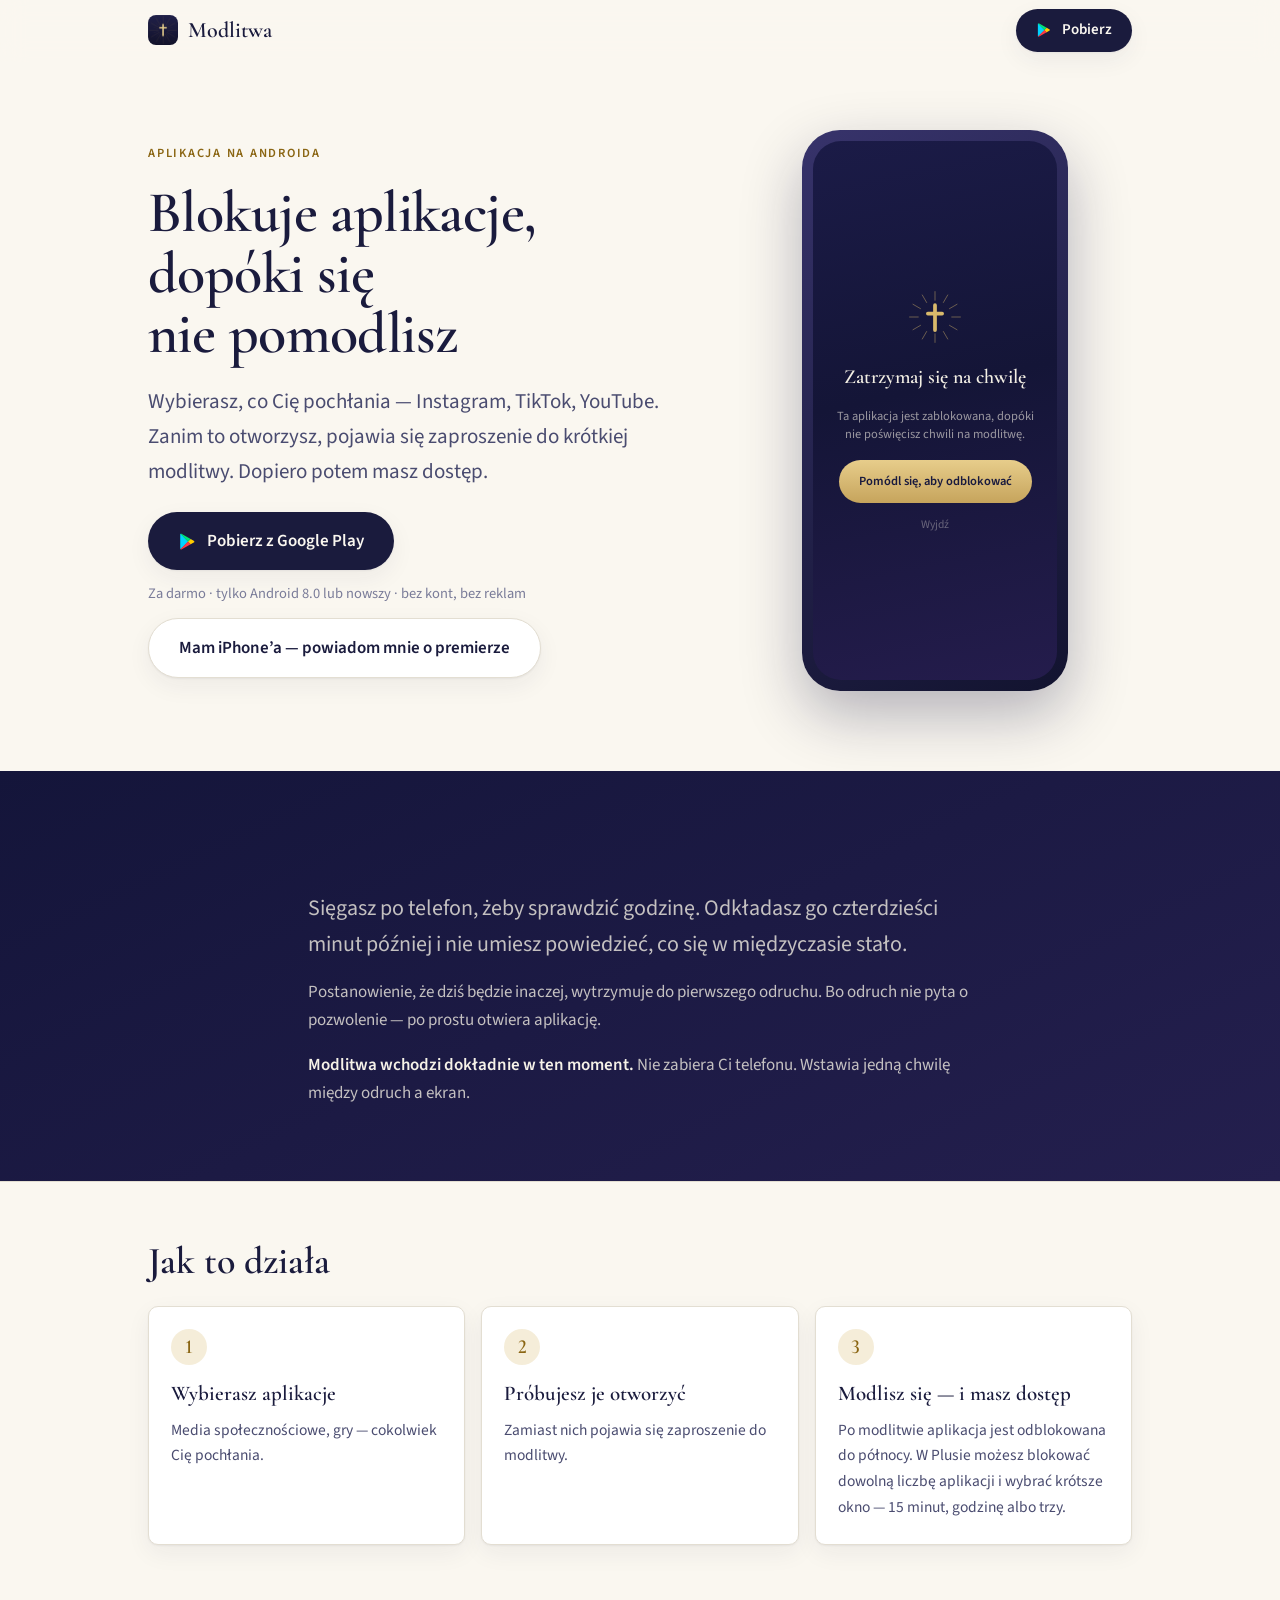
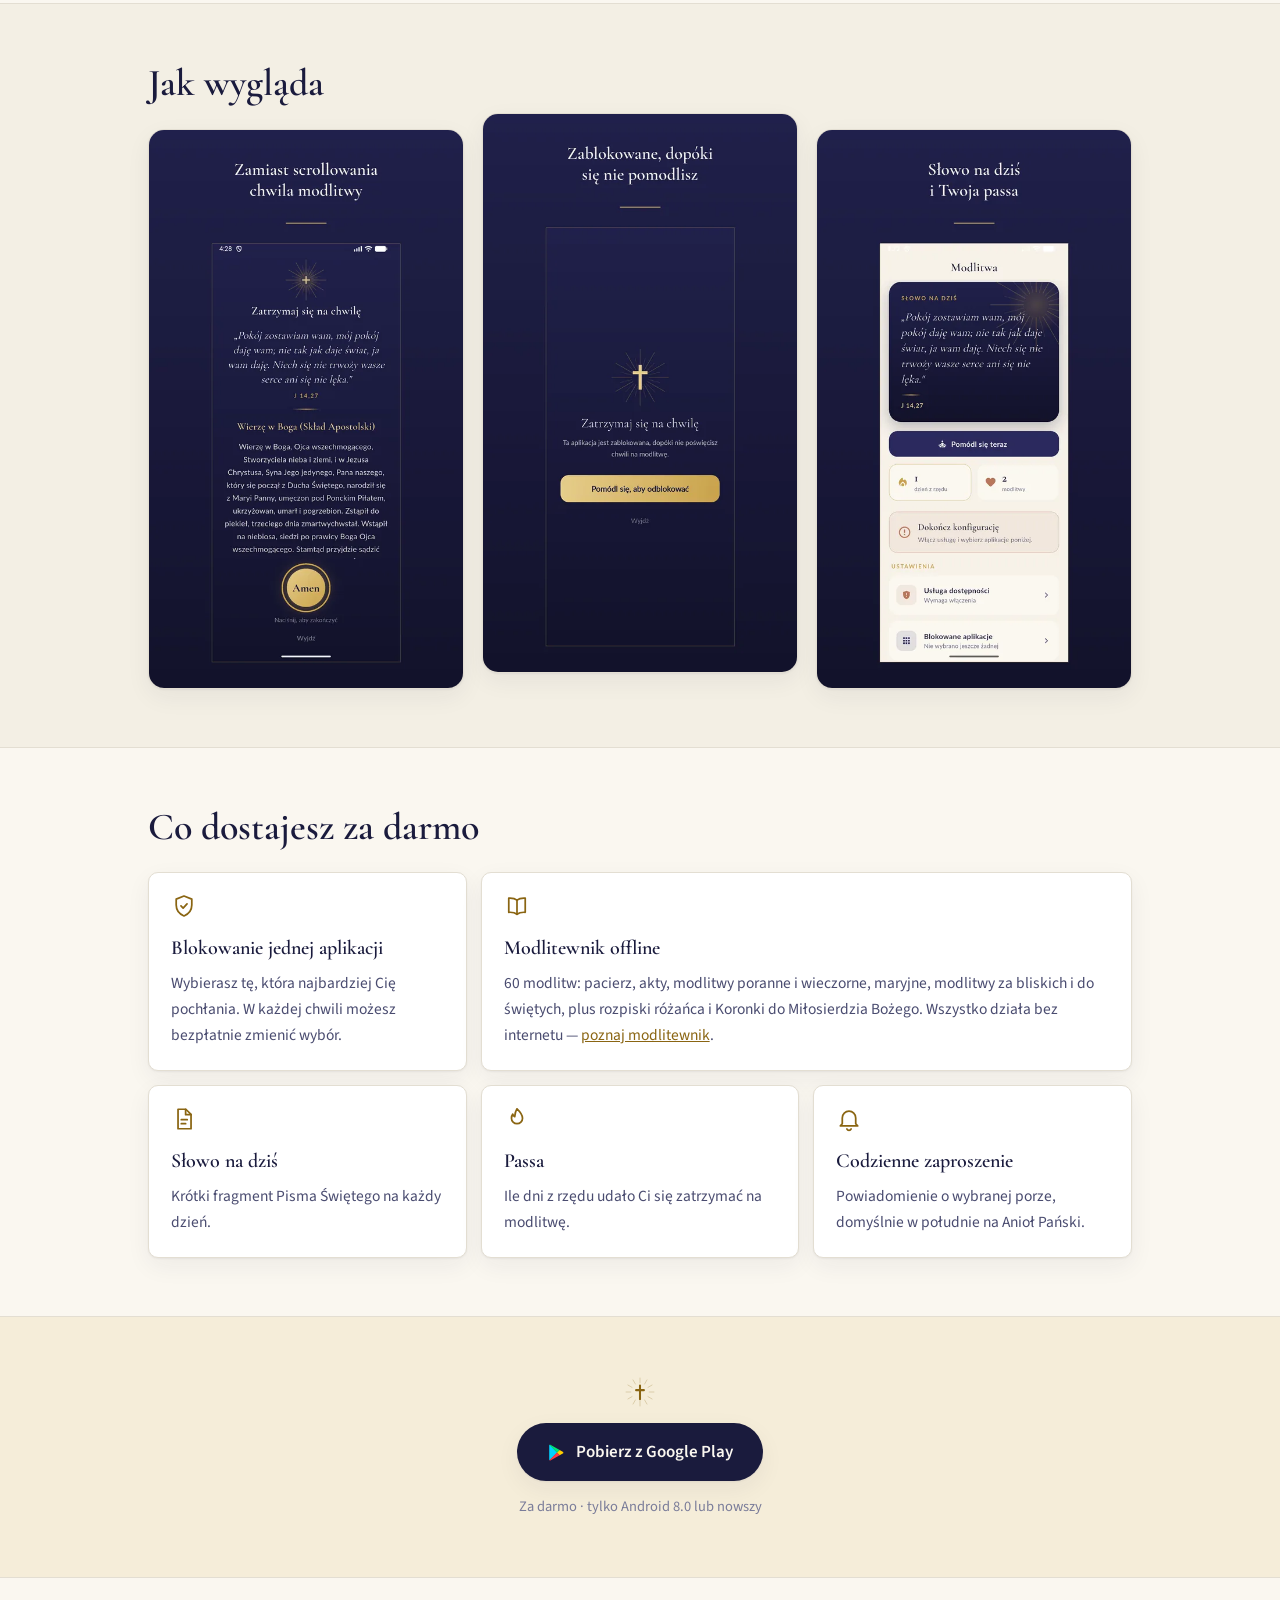
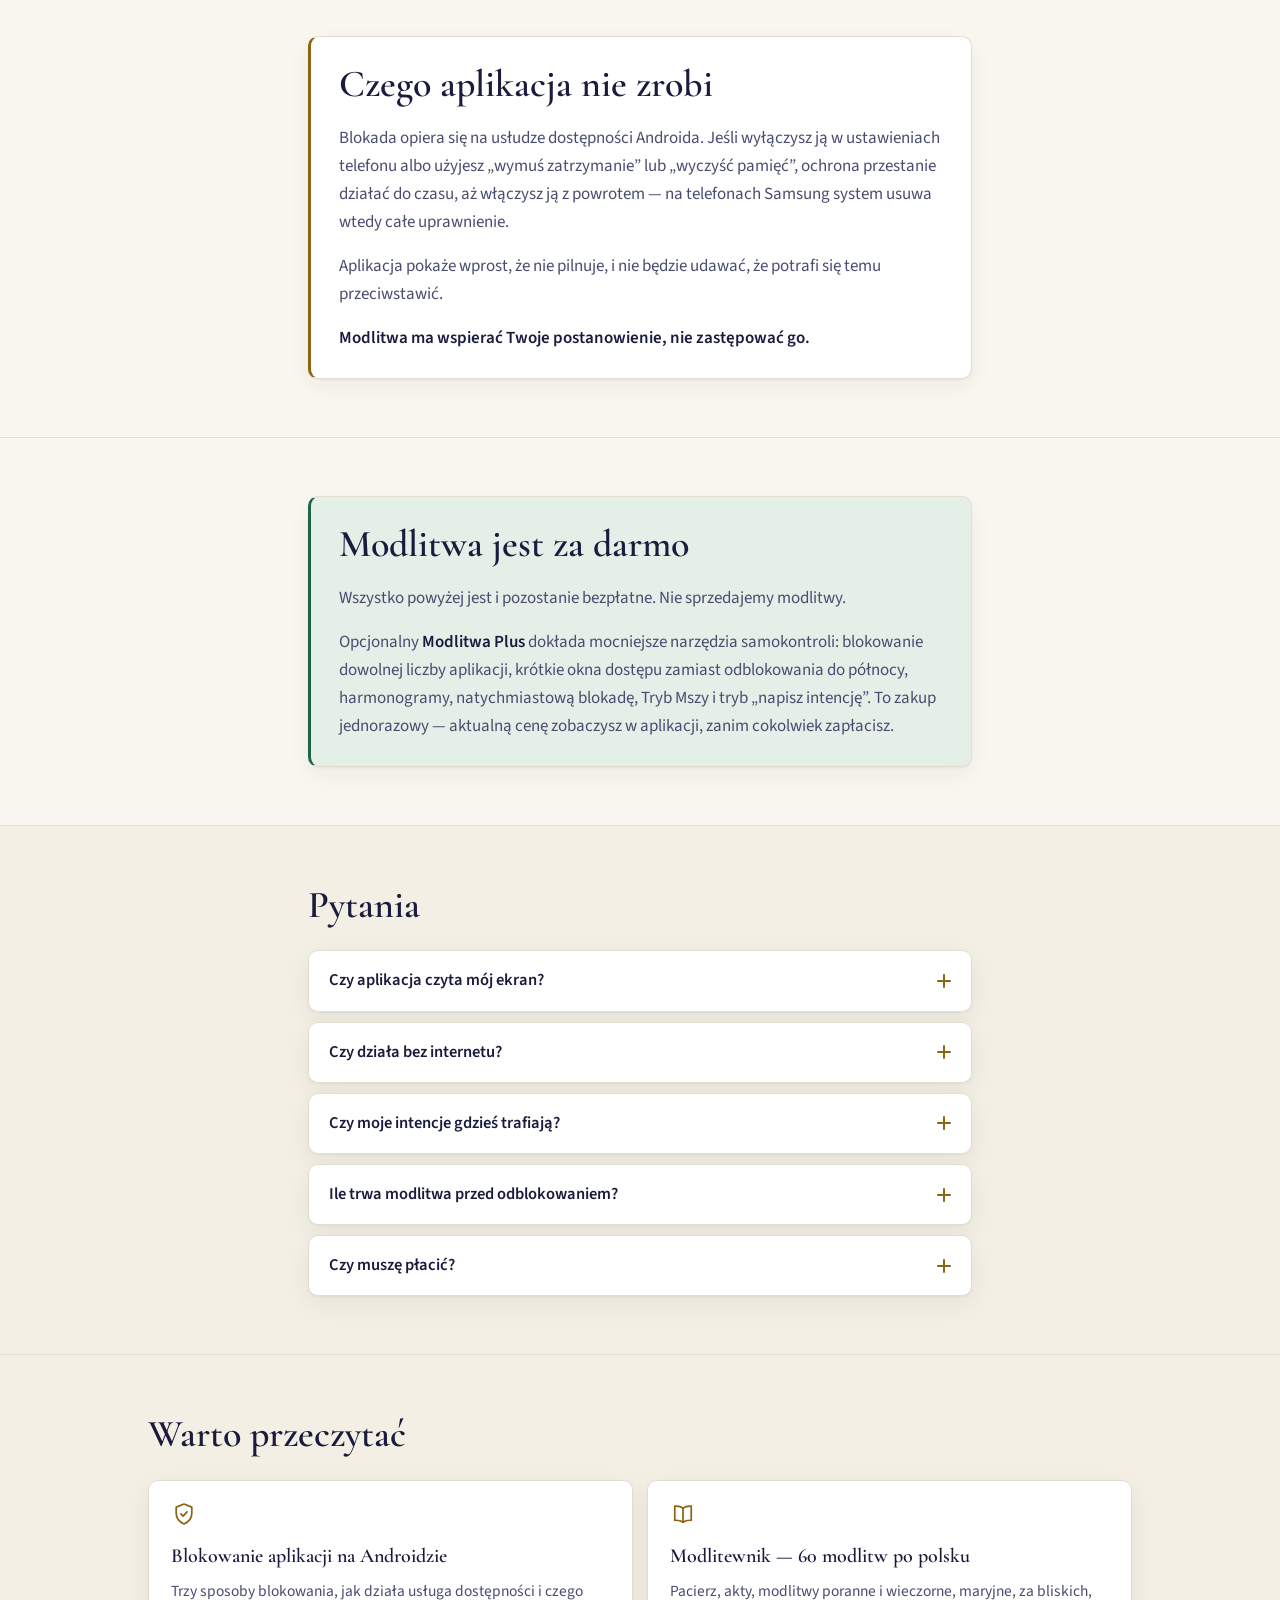
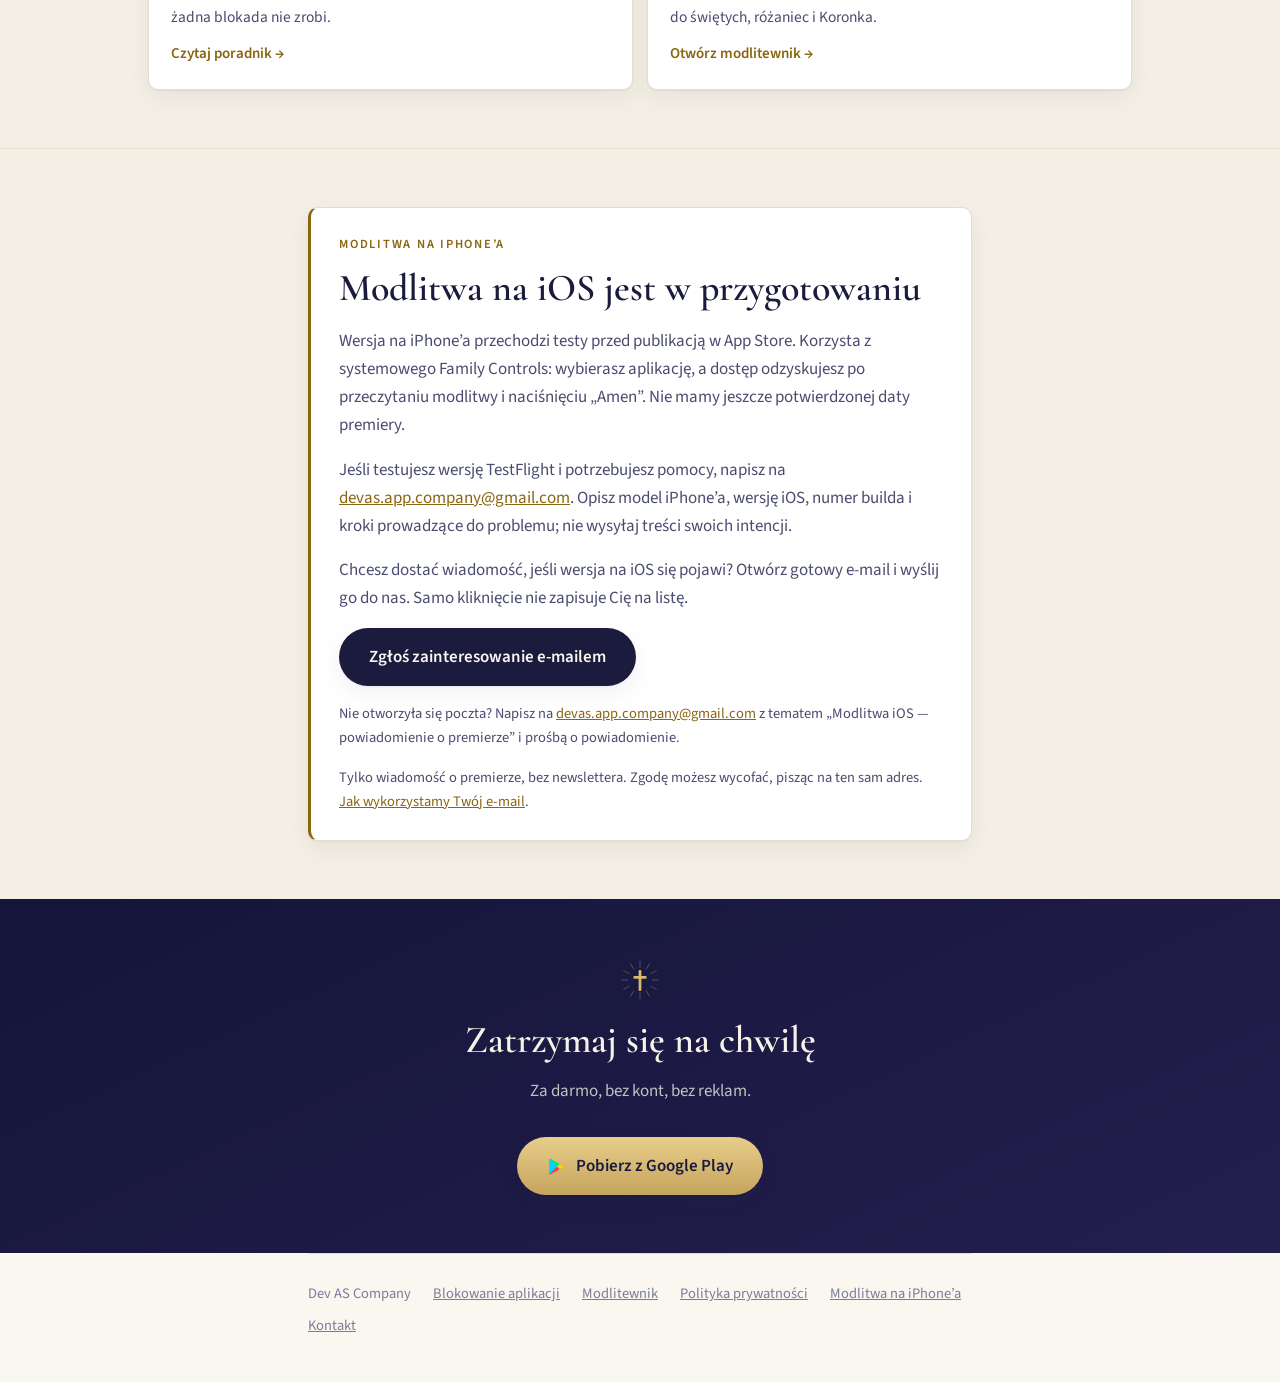
<file: index.html>
<!doctype html>
<html lang="pl">
<head>
<meta charset="utf-8">
<meta name="viewport" content="width=device-width, initial-scale=1">
<title>Modlitwa — blokowanie aplikacji i modlitewnik</title>
<meta name="description" content="Blokowanie jednej aplikacji za darmo, dopóki się nie pomodlisz, i modlitewnik offline z 60 modlitwami po polsku. Dostępna na Androida, wersja iOS jest w przygotowaniu.">
<meta property="og:title" content="Modlitwa — blokowanie aplikacji i modlitewnik offline">
<meta property="og:description" content="Zanim otworzysz aplikację, która kradnie Ci czas — poświęć minutę na modlitwę.">
<meta property="og:type" content="website">
<meta property="og:url" content="https://modlitwa.app/">
<meta property="og:image" content="https://modlitwa.app/img/og.png">
<meta property="og:image:width" content="1200">
<meta property="og:image:height" content="630">
<meta property="og:image:alt" content="Modlitwa — zatrzymaj się na chwilę. Blokuje apki, dopóki się nie pomodlisz.">
<meta property="og:site_name" content="Modlitwa">
<meta property="og:locale" content="pl_PL">
<meta name="twitter:card" content="summary_large_image">
<meta name="theme-color" content="#FAF7F0" media="(prefers-color-scheme: light)">
<meta name="theme-color" content="#12132C" media="(prefers-color-scheme: dark)">
<meta name="robots" content="index, follow">
<link rel="canonical" href="https://modlitwa.app/">
<link rel="icon" href="img/icon_512.png">
<link rel="preconnect" href="https://fonts.googleapis.com">
<link rel="preconnect" href="https://fonts.gstatic.com" crossorigin>
<link rel="stylesheet" href="https://fonts.googleapis.com/css2?family=Cormorant+Garamond:wght@600&family=Source+Sans+3:wght@400;600&display=swap">
<link rel="stylesheet" href="styl.css">
<script type="application/ld+json">
{
  "@context": "https://schema.org",
  "@type": "MobileApplication",
  "name": "Modlitwa — blokada aplikacji",
  "operatingSystem": "Android 8.0+",
  "applicationCategory": "LifestyleApplication",
  "inLanguage": "pl",
  "url": "https://modlitwa.app/",
  "downloadUrl": "https://play.google.com/store/apps/details?id=pl.modlitwa.modlitwa&referrer=utm_source%3Dmodlitwa.app%26utm_medium%3Dstrona%26utm_campaign%3Dlanding%26utm_content%3Dschema",
  "isAccessibleForFree": true,
  "author": { "@type": "Organization", "name": "Dev AS Company" },
  "offers": { "@type": "Offer", "price": "0", "priceCurrency": "PLN" }
}
</script>
<script type="application/ld+json">
{
  "@context": "https://schema.org",
  "@type": "WebSite",
  "name": "Modlitwa",
  "alternateName": "Modlitwa — blokowanie aplikacji i modlitewnik",
  "url": "https://modlitwa.app/",
  "inLanguage": "pl",
  "publisher": { "@type": "Organization", "name": "Dev AS Company", "url": "https://modlitwa.app/" }
}
</script>
<script type="application/ld+json">
{
  "@context": "https://schema.org",
  "@type": "FAQPage",
  "inLanguage": "pl",
  "mainEntity": [
    {
      "@type": "Question",
      "name": "Czy aplikacja czyta mój ekran?",
      "acceptedAnswer": { "@type": "Answer", "text": "Nie. Sprawdzamy wyłącznie nazwę aplikacji, która jest na wierzchu — na przykład com.instagram.android. Treści ekranu system technicznie nam nie udostępnia, bo o taki dostęp nie prosimy. Nie odczytujemy też wpisywanego tekstu ani haseł." }
    },
    {
      "@type": "Question",
      "name": "Czy działa bez internetu?",
      "acceptedAnswer": { "@type": "Answer", "text": "Tak. Modlitwy, słowo na dziś i cała blokada działają offline. Sieć jest potrzebna do obsługi zakupu Plusa, sprawdzenia jego stanu i systemowego okna oceny w Google Play." }
    },
    {
      "@type": "Question",
      "name": "Czy moje intencje gdzieś trafiają?",
      "acceptedAnswer": { "@type": "Answer", "text": "Nie. Intencje, ustawienia, passa i lista blokowanych aplikacji zostają na telefonie i nigdy go nie opuszczają. Nie ma kont, reklam ani analityki. Odinstalowanie aplikacji usuwa te dane. Jedyne, co aplikacja wysyła, to zapytanie do RevenueCat o to, czy masz wykupionego Plusa — z losowym identyfikatorem i danymi technicznymi telefonu, bez Twoich treści." }
    },
    {
      "@type": "Question",
      "name": "Ile trwa modlitwa przed odblokowaniem?",
      "acceptedAnswer": { "@type": "Answer", "text": "Tyle, ile zajmuje przeczytanie modlitwy dnia — zwykle kilkadziesiąt sekund. Możesz też wybrać tryb pisania własnej intencji, który wymaga chwili uwagi." }
    },
    {
      "@type": "Question",
      "name": "Czy muszę płacić?",
      "acceptedAnswer": { "@type": "Answer", "text": "Nie. Blokowanie jednej wybranej aplikacji, modlitewnik, słowo na dziś i passa są bezpłatne bez ograniczeń czasowych. Plus jest dodatkiem, nie warunkiem korzystania." }
    }
  ]
}
</script>
<script>
  /* Klasa js wygasza elementy jeszcze przed pierwszym malowaniem.
     Bez skryptu i przy ograniczonym ruchu strona zostaje w pelni widoczna. */
  if ('IntersectionObserver' in window &&
      !matchMedia('(prefers-reduced-motion: reduce)').matches) {
    document.documentElement.className += ' js';
  }
</script>
</head>
<body>

<svg width="0" height="0" aria-hidden="true" focusable="false" style="position:absolute">
  <symbol id="i-krzyz" viewBox="0 0 100 100">
    <path fill="none" stroke="currentColor" stroke-width="1.4" stroke-linecap="round" opacity=".5"
      d="M77 50h14M73.4 36.5l12.1-7M63.5 26.6l7-12.1M50 23V9M36.5 26.6l-7-12.1M26.6 36.5l-12.1-7M23 50H9M26.6 63.5l-12.1 7M36.5 73.4l-7 12.1M50 77v14M63.5 73.4l7 12.1M73.4 63.5l12.1 7"/>
    <path fill="none" stroke="currentColor" stroke-width="6" stroke-linecap="round" d="M50 31v40M38.5 44.5h23"/>
  </symbol>
  <symbol id="i-tarcza" viewBox="0 0 24 24">
    <g fill="none" stroke="currentColor" stroke-width="1.6" stroke-linecap="round" stroke-linejoin="round">
      <path d="M12 2.8l7.2 2.9v5.4c0 4.4-3 8.3-7.2 10.1-4.2-1.8-7.2-5.7-7.2-10.1V5.7L12 2.8z"/>
      <path d="M9.2 11.9l2 2 3.6-3.9"/>
    </g>
  </symbol>
  <symbol id="i-ksiega" viewBox="0 0 24 24">
    <g fill="none" stroke="currentColor" stroke-width="1.6" stroke-linecap="round" stroke-linejoin="round">
      <path d="M12 6.6C10.4 5.3 8 4.6 4.4 4.8v13c3.6-.2 6 .5 7.6 1.8 1.6-1.3 4-2 7.6-1.8v-13c-3.6-.2-6 .5-7.6 1.8z"/>
      <path d="M12 6.6v13"/>
    </g>
  </symbol>
  <symbol id="i-slowo" viewBox="0 0 24 24">
    <g fill="none" stroke="currentColor" stroke-width="1.6" stroke-linecap="round" stroke-linejoin="round">
      <path d="M6.5 3h7.2l4.8 4.8V21h-12z"/>
      <path d="M13.5 3v5h5"/>
      <path d="M9.5 12.6h5.5M9.5 16.3h4"/>
    </g>
  </symbol>
  <symbol id="i-passa" viewBox="0 0 24 24">
    <path fill="none" stroke="currentColor" stroke-width="1.6" stroke-linecap="round" stroke-linejoin="round"
      d="M12 2.6c3.4 3.2 5.1 6 5.1 8.6a5.1 5.1 0 0 1-10.2 0c0-1.4.4-2.6 1.2-3.7.2 1.1.9 1.9 1.8 2.3.2-3.1.9-5.4 2.1-7.2z"/>
  </symbol>
  <symbol id="i-dzwonek" viewBox="0 0 24 24">
    <g fill="none" stroke="currentColor" stroke-width="1.6" stroke-linecap="round" stroke-linejoin="round">
      <path d="M18.2 16.4V11a6.2 6.2 0 1 0-12.4 0v5.4L4 18.4h16z"/>
      <path d="M10 21.2a2.2 2.2 0 0 0 4 0"/>
    </g>
  </symbol>
  <symbol id="i-play" viewBox="0 0 24 24">
    <path fill="#00D3FF" d="M3.1 2.3c-.2.3-.3.7-.3 1.2v17c0 .5.1.9.3 1.2l.1.1 9.5-9.5v-.3L3.2 2.2l-.1.1z"/>
    <path fill="#FFCE00" d="m15.9 15.6-3.3-3.3v-.3l3.3-3.3.1.1 3.9 2.2c1.1.6 1.1 1.7 0 2.3l-3.9 2.2-.1.1z"/>
    <path fill="#FF3A44" d="m16 15.5-3.4-3.4-9.5 9.6c.4.4 1 .4 1.7.1L16 15.5z"/>
    <path fill="#00E677" d="M16 8.7 4.8 2.4c-.7-.4-1.3-.3-1.7.1l9.5 9.5L16 8.7z"/>
  </symbol>
</svg>

<div class="straznik" aria-hidden="true"></div>

<a class="pomin" href="#tresc">Przejdź do treści</a>

<header class="pasek">
  <div class="pasek-w">
    <a class="znak" href="/">
      <img src="img/icon_512.png" alt="" width="30" height="30">
      Modlitwa
    </a>
    <a class="cta maly" href="https://play.google.com/store/apps/details?id=pl.modlitwa.modlitwa&amp;referrer=utm_source%3Dmodlitwa.app%26utm_medium%3Dstrona%26utm_campaign%3Dlanding%26utm_content%3Dpasek"><svg class="play" aria-hidden="true"><use href="#i-play"></use></svg>Pobierz</a>
  </div>
</header>

<main id="tresc">

  <section class="sztandar">
    <div class="wrap-szeroki sztandar-siatka">
      <div class="sztandar-tresc grupa">
        <p class="marka">Aplikacja na Androida</p>
        <h1>Blokuje aplikacje, dopóki się nie pomodlisz</h1>
        <p class="lead">Wybierasz, co Cię pochłania — Instagram, TikTok, YouTube. Zanim to otworzysz, pojawia się zaproszenie do krótkiej modlitwy. Dopiero potem masz dostęp.</p>
        <div class="sztandar-akcja">
          <a class="cta" href="https://play.google.com/store/apps/details?id=pl.modlitwa.modlitwa&amp;referrer=utm_source%3Dmodlitwa.app%26utm_medium%3Dstrona%26utm_campaign%3Dlanding%26utm_content%3Dhero"><svg class="play" aria-hidden="true"><use href="#i-play"></use></svg>Pobierz z Google Play</a>
          <p class="cta-sub">Za darmo · tylko Android 8.0 lub nowszy · bez kont, bez reklam</p>
          <a class="cta cta-ios" href="#ios">Mam iPhone’a — powiadom mnie o premierze</a>
        </div>
      </div>

      <div class="telefon odslon" role="img" aria-label="Ekran blokady w aplikacji: Zatrzymaj się na chwilę, z przyciskiem Pomódl się, aby odblokować">
        <div class="ekran" aria-hidden="true">
          <svg class="krzyz"><use href="#i-krzyz"></use></svg>
          <p class="ekran-tytul">Zatrzymaj się na chwilę</p>
          <p class="ekran-opis">Ta aplikacja jest zablokowana, dopóki nie poświęcisz chwili na modlitwę.</p>
          <div class="ekran-guzik">Pomódl się, aby odblokować</div>
          <p class="ekran-wyjscie">Wyjdź</p>
        </div>
      </div>
    </div>
  </section>

  <section class="pas noc">
    <div class="wrap grupa">
      <h2>Znasz to</h2>
      <p class="wiodacy">Sięgasz po telefon, żeby sprawdzić godzinę. Odkładasz go czterdzieści minut później i nie umiesz powiedzieć, co się w międzyczasie stało.</p>
      <p>Postanowienie, że dziś będzie inaczej, wytrzymuje do pierwszego odruchu. Bo odruch nie pyta o pozwolenie — po prostu otwiera aplikację.</p>
      <p><strong>Modlitwa wchodzi dokładnie w ten moment.</strong> Nie zabiera Ci telefonu. Wstawia jedną chwilę między odruch a ekran.</p>
    </div>
  </section>

  <section class="pas">
    <div class="wrap-szeroki">
      <h2 class="odslon">Jak to działa</h2>
      <div class="kroki grupa">
        <div class="krok">
          <span class="n">1</span>
          <h3>Wybierasz aplikacje</h3>
          <p>Media społecznościowe, gry — cokolwiek Cię pochłania.</p>
        </div>
        <div class="krok">
          <span class="n">2</span>
          <h3>Próbujesz je otworzyć</h3>
          <p>Zamiast nich pojawia się zaproszenie do modlitwy.</p>
        </div>
        <div class="krok">
          <span class="n">3</span>
          <h3>Modlisz się — i masz dostęp</h3>
          <p>Po modlitwie aplikacja jest odblokowana do północy. W Plusie możesz blokować dowolną liczbę aplikacji i wybrać krótsze okno — 15 minut, godzinę albo trzy.</p>
        </div>
      </div>
    </div>
  </section>

  <section class="pas tint">
    <div class="wrap-szeroki">
      <h2 class="odslon">Jak wygląda</h2>
      <div class="zrzuty grupa">
        <img src="img/screenshot_1.webp" alt="Ekran modlitwy z tekstem i przyciskiem Amen" width="540" height="960" loading="lazy" decoding="async">
        <img src="img/screenshot_2.webp" alt="Zablokowana aplikacja i zaproszenie do modlitwy" width="540" height="960" loading="lazy" decoding="async">
        <img src="img/screenshot_3.webp" alt="Słowo na dziś i passa modlitewna" width="540" height="960" loading="lazy" decoding="async">
      </div>
    </div>
  </section>

  <section class="pas">
    <div class="wrap-szeroki">
      <h2 class="odslon">Co dostajesz za darmo</h2>
      <div class="dary grupa">
        <div class="dar">
          <svg class="ikonka" aria-hidden="true"><use href="#i-tarcza"></use></svg>
          <h3>Blokowanie jednej aplikacji</h3>
          <p>Wybierasz tę, która najbardziej Cię pochłania. W każdej chwili możesz bezpłatnie zmienić wybór.</p>
        </div>
        <div class="dar szeroki">
          <svg class="ikonka" aria-hidden="true"><use href="#i-ksiega"></use></svg>
          <h3>Modlitewnik offline</h3>
          <p>60 modlitw: pacierz, akty, modlitwy poranne i wieczorne, maryjne, modlitwy za bliskich i do świętych, plus rozpiski różańca i Koronki do Miłosierdzia Bożego. Wszystko działa bez internetu — <a href="modlitewnik.html">poznaj modlitewnik</a>.</p>
        </div>
        <div class="dar">
          <svg class="ikonka" aria-hidden="true"><use href="#i-slowo"></use></svg>
          <h3>Słowo na dziś</h3>
          <p>Krótki fragment Pisma Świętego na każdy dzień.</p>
        </div>
        <div class="dar">
          <svg class="ikonka" aria-hidden="true"><use href="#i-passa"></use></svg>
          <h3>Passa</h3>
          <p>Ile dni z rzędu udało Ci się zatrzymać na modlitwę.</p>
        </div>
        <div class="dar">
          <svg class="ikonka" aria-hidden="true"><use href="#i-dzwonek"></use></svg>
          <h3>Codzienne zaproszenie</h3>
          <p>Powiadomienie o wybranej porze, domyślnie w południe na Anioł Pański.</p>
        </div>
      </div>
    </div>
  </section>

  <section class="pas zloto">
    <div class="wrap zacheta grupa">
      <svg class="krzyz" aria-hidden="true"><use href="#i-krzyz"></use></svg>
      <a class="cta" href="https://play.google.com/store/apps/details?id=pl.modlitwa.modlitwa&amp;referrer=utm_source%3Dmodlitwa.app%26utm_medium%3Dstrona%26utm_campaign%3Dlanding%26utm_content%3Dsrodek"><svg class="play" aria-hidden="true"><use href="#i-play"></use></svg>Pobierz z Google Play</a>
      <p class="cta-sub">Za darmo · tylko Android 8.0 lub nowszy</p>
    </div>
  </section>

  <section class="pas">
    <div class="wrap">
      <div class="szczery odslon">
        <h2>Czego aplikacja nie zrobi</h2>
        <p>Blokada opiera się na usłudze dostępności Androida. Jeśli wyłączysz ją w ustawieniach telefonu albo użyjesz „wymuś zatrzymanie” lub „wyczyść pamięć”, ochrona przestanie działać do czasu, aż włączysz ją z powrotem — na telefonach Samsung system usuwa wtedy całe uprawnienie.</p>
        <p>Aplikacja pokaże wprost, że nie pilnuje, i nie będzie udawać, że potrafi się temu przeciwstawić.</p>
        <p><strong>Modlitwa ma wspierać Twoje postanowienie, nie zastępować go.</strong></p>
      </div>
    </div>
  </section>

  <section class="pas">
    <div class="wrap">
      <div class="szczery darmo odslon">
        <h2>Modlitwa jest za darmo</h2>
        <p>Wszystko powyżej jest i pozostanie bezpłatne. Nie sprzedajemy modlitwy.</p>
        <p>Opcjonalny <strong>Modlitwa Plus</strong> dokłada mocniejsze narzędzia samokontroli: blokowanie dowolnej liczby aplikacji, krótkie okna dostępu zamiast odblokowania do północy, harmonogramy, natychmiastową blokadę, Tryb Mszy i tryb „napisz intencję”. To zakup jednorazowy — aktualną cenę zobaczysz w aplikacji, zanim cokolwiek zapłacisz.</p>
      </div>
    </div>
  </section>

  <section class="pas tint">
    <div class="wrap">
      <h2 class="odslon">Pytania</h2>
      <div class="pytania grupa">

        <details>
          <summary>Czy aplikacja czyta mój ekran?</summary>
          <div class="odp">
            <p>Nie. Sprawdzamy wyłącznie nazwę aplikacji, która jest na wierzchu — na przykład <code>com.instagram.android</code>. Treści ekranu system technicznie nam nie udostępnia, bo o taki dostęp nie prosimy. Nie odczytujemy też wpisywanego tekstu ani haseł.</p>
          </div>
        </details>

        <details>
          <summary>Czy działa bez internetu?</summary>
          <div class="odp">
            <p>Tak. Modlitwy, słowo na dziś i cała blokada działają offline. Sieć jest potrzebna do obsługi zakupu Plusa, sprawdzenia jego stanu i systemowego okna oceny w Google Play.</p>
          </div>
        </details>

        <details>
          <summary>Czy moje intencje gdzieś trafiają?</summary>
          <div class="odp">
            <p>Nie. Intencje, ustawienia, passa i lista blokowanych aplikacji zostają na telefonie i nigdy go nie opuszczają. Nie ma kont, reklam ani analityki. Odinstalowanie aplikacji usuwa te dane.</p>
            <p>Jedyne, co aplikacja wysyła, to zapytanie do <strong>RevenueCat</strong> o to, czy masz wykupionego Plusa — z losowym identyfikatorem i danymi technicznymi telefonu, bez Twoich treści. Opisuje to <a href="prywatnosc.html">polityka prywatności</a>.</p>
          </div>
        </details>

        <details>
          <summary>Ile trwa modlitwa przed odblokowaniem?</summary>
          <div class="odp">
            <p>Tyle, ile zajmuje przeczytanie modlitwy dnia — zwykle kilkadziesiąt sekund. Możesz też wybrać tryb pisania własnej intencji, który wymaga chwili uwagi.</p>
          </div>
        </details>

        <details>
          <summary>Czy muszę płacić?</summary>
          <div class="odp">
            <p>Nie. Blokowanie jednej wybranej aplikacji, modlitewnik, słowo na dziś i passa są bezpłatne bez ograniczeń czasowych. Plus jest dodatkiem, nie warunkiem korzystania.</p>
          </div>
        </details>

      </div>
    </div>
  </section>

  <section class="pas tint">
    <div class="wrap-szeroki">
      <h2 class="odslon">Warto przeczytać</h2>
      <div class="poradniki grupa">
        <a class="dar" href="blokowanie-aplikacji.html">
          <svg class="ikonka" aria-hidden="true"><use href="#i-tarcza"></use></svg>
          <h3>Blokowanie aplikacji na Androidzie</h3>
          <p>Trzy sposoby blokowania, jak działa usługa dostępności i czego żadna blokada nie zrobi.</p>
          <span class="wiecej">Czytaj poradnik →</span>
        </a>
        <a class="dar" href="modlitewnik.html">
          <svg class="ikonka" aria-hidden="true"><use href="#i-ksiega"></use></svg>
          <h3>Modlitewnik — 60 modlitw po polsku</h3>
          <p>Pacierz, akty, modlitwy poranne i wieczorne, maryjne, za bliskich, do świętych, różaniec i Koronka.</p>
          <span class="wiecej">Otwórz modlitewnik →</span>
        </a>
      </div>
    </div>
  </section>

  <section class="pas tint" id="ios" aria-labelledby="ios-tytul">
    <div class="wrap">
      <div class="szczery ios-karta">
        <p class="marka">Modlitwa na iPhone’a</p>
        <h2 id="ios-tytul">Modlitwa na iOS jest w przygotowaniu</h2>
        <p>Wersja na iPhone’a przechodzi testy przed publikacją w App Store. Korzysta z systemowego Family Controls: wybierasz aplikację, a dostęp odzyskujesz po przeczytaniu modlitwy i naciśnięciu „Amen”. Nie mamy jeszcze potwierdzonej daty premiery.</p>
        <p>Jeśli testujesz wersję TestFlight i potrzebujesz pomocy, napisz na <a href="mailto:devas.app.company@gmail.com">devas.app.company@gmail.com</a>. Opisz model iPhone’a, wersję iOS, numer builda i kroki prowadzące do problemu; nie wysyłaj treści swoich intencji.</p>
        <p>Chcesz dostać wiadomość, jeśli wersja na iOS się pojawi? Otwórz gotowy e-mail i wyślij go do nas. Samo kliknięcie nie zapisuje Cię na listę.</p>
        <a class="cta" id="ios-email" href="mailto:devas.app.company@gmail.com?subject=Modlitwa%20iOS%20%E2%80%94%20powiadomienie%20o%20premierze&amp;body=Chc%C4%99%20otrzyma%C4%87%20jednorazowe%20powiadomienie%20e-mail%20o%20premierze%20Modlitwy%20na%20iOS%2C%20je%C5%9Bli%20ta%20wersja%20powstanie.%20Zgadzam%20si%C4%99%20na%20wykorzystanie%20mojego%20adresu%20e-mail%20w%20tym%20celu.">Zgłoś zainteresowanie e-mailem</a>
        <p class="ios-pomoc">Nie otworzyła się poczta? Napisz na <a href="mailto:devas.app.company@gmail.com">devas.app.company@gmail.com</a> z tematem „Modlitwa iOS — powiadomienie o premierze” i prośbą o powiadomienie.</p>
        <p class="ios-pomoc">Tylko wiadomość o premierze, bez newslettera. Zgodę możesz wycofać, pisząc na ten sam adres. <a href="prywatnosc.html#ios">Jak wykorzystamy Twój e-mail</a>.</p>
      </div>
    </div>
  </section>

  <section class="pas noc">
    <div class="wrap koniec grupa">
      <svg class="krzyz" aria-hidden="true"><use href="#i-krzyz"></use></svg>
      <h2>Zatrzymaj się na chwilę</h2>
      <p>Za darmo, bez kont, bez reklam.</p>
      <a class="cta" href="https://play.google.com/store/apps/details?id=pl.modlitwa.modlitwa&amp;referrer=utm_source%3Dmodlitwa.app%26utm_medium%3Dstrona%26utm_campaign%3Dlanding%26utm_content%3Dstopka"><svg class="play" aria-hidden="true"><use href="#i-play"></use></svg>Pobierz z Google Play</a>
    </div>
  </section>

</main>

<div class="wrap">
  <footer>
    <span>Dev AS Company</span>
    <a href="blokowanie-aplikacji.html">Blokowanie aplikacji</a>
    <a href="modlitewnik.html">Modlitewnik</a>
    <a href="prywatnosc.html">Polityka prywatności</a>
    <a href="#ios">Modlitwa na iPhone’a</a>
    <a href="mailto:devas.app.company@gmail.com">Kontakt</a>
  </footer>
</div>

<script>
(function () {
  if (!document.documentElement.classList.contains('js')) return;

  var cele = [].slice.call(document.querySelectorAll('.grupa > *, .odslon'));
  cele.forEach(function (el) {
    var rodzenstwo = cele.filter(function (x) { return x.parentElement === el.parentElement; });
    el.style.setProperty('--opoznienie', rodzenstwo.indexOf(el) * 70 + 'ms');
  });

  var zadzialal = false;
  var pokaz = function (el) { el.classList.add('widoczny'); };
  var oko = new IntersectionObserver(function (wpisy, obserwator) {
    zadzialal = true;
    wpisy.forEach(function (w) {
      if (w.isIntersecting) { pokaz(w.target); obserwator.unobserve(w.target); }
    });
  }, { threshold: 0.15, rootMargin: '0px 0px -8% 0px' });
  cele.forEach(function (el) { oko.observe(el); });

  /* bezpiecznik: gdyby obserwator nigdy nie zadzialal, tresc i tak sie pokaze */
  setTimeout(function () { if (!zadzialal) cele.forEach(pokaz); }, 2500);

  var straznik = document.querySelector('.straznik');
  var pasek = document.querySelector('.pasek');
  if (straznik && pasek) {
    new IntersectionObserver(function (wpisy) {
      pasek.classList.toggle('odklejony', !wpisy[0].isIntersecting);
    }).observe(straznik);
  }
})();
</script>

</body>
</html>
</file>
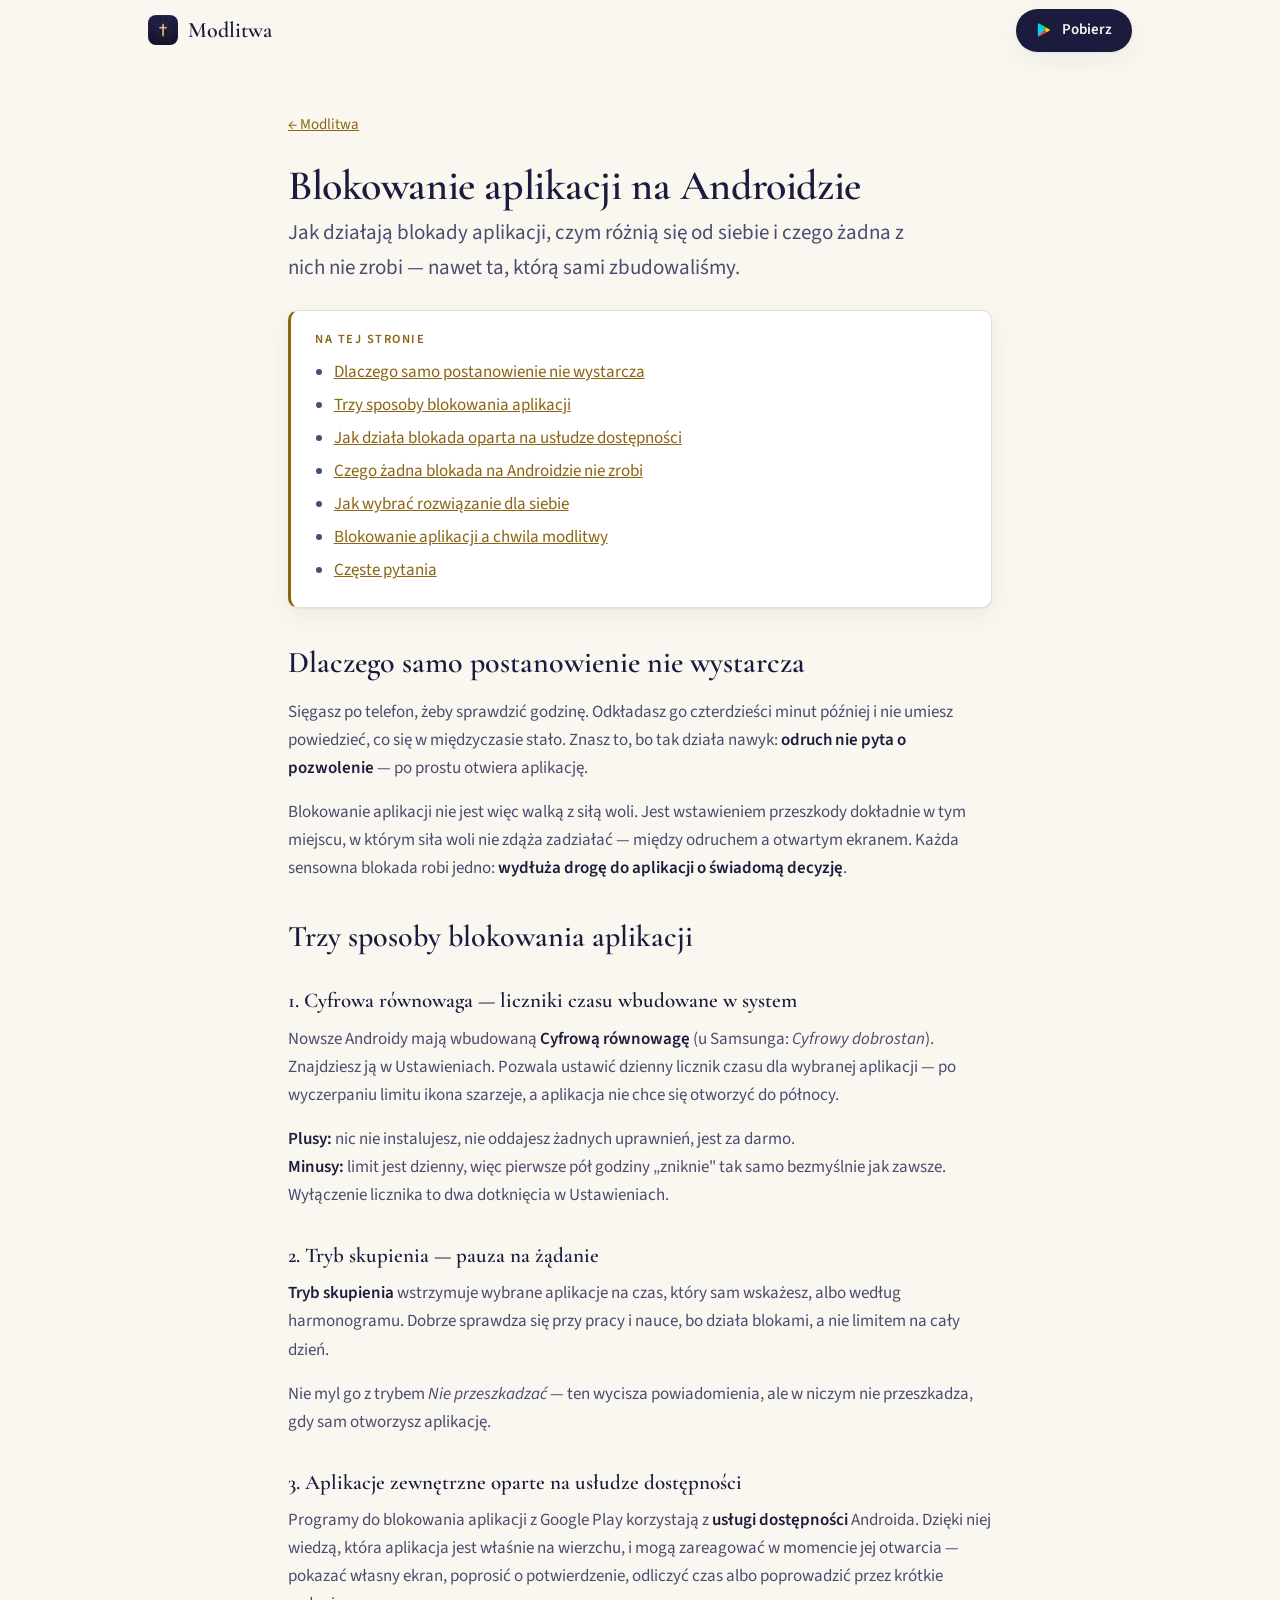
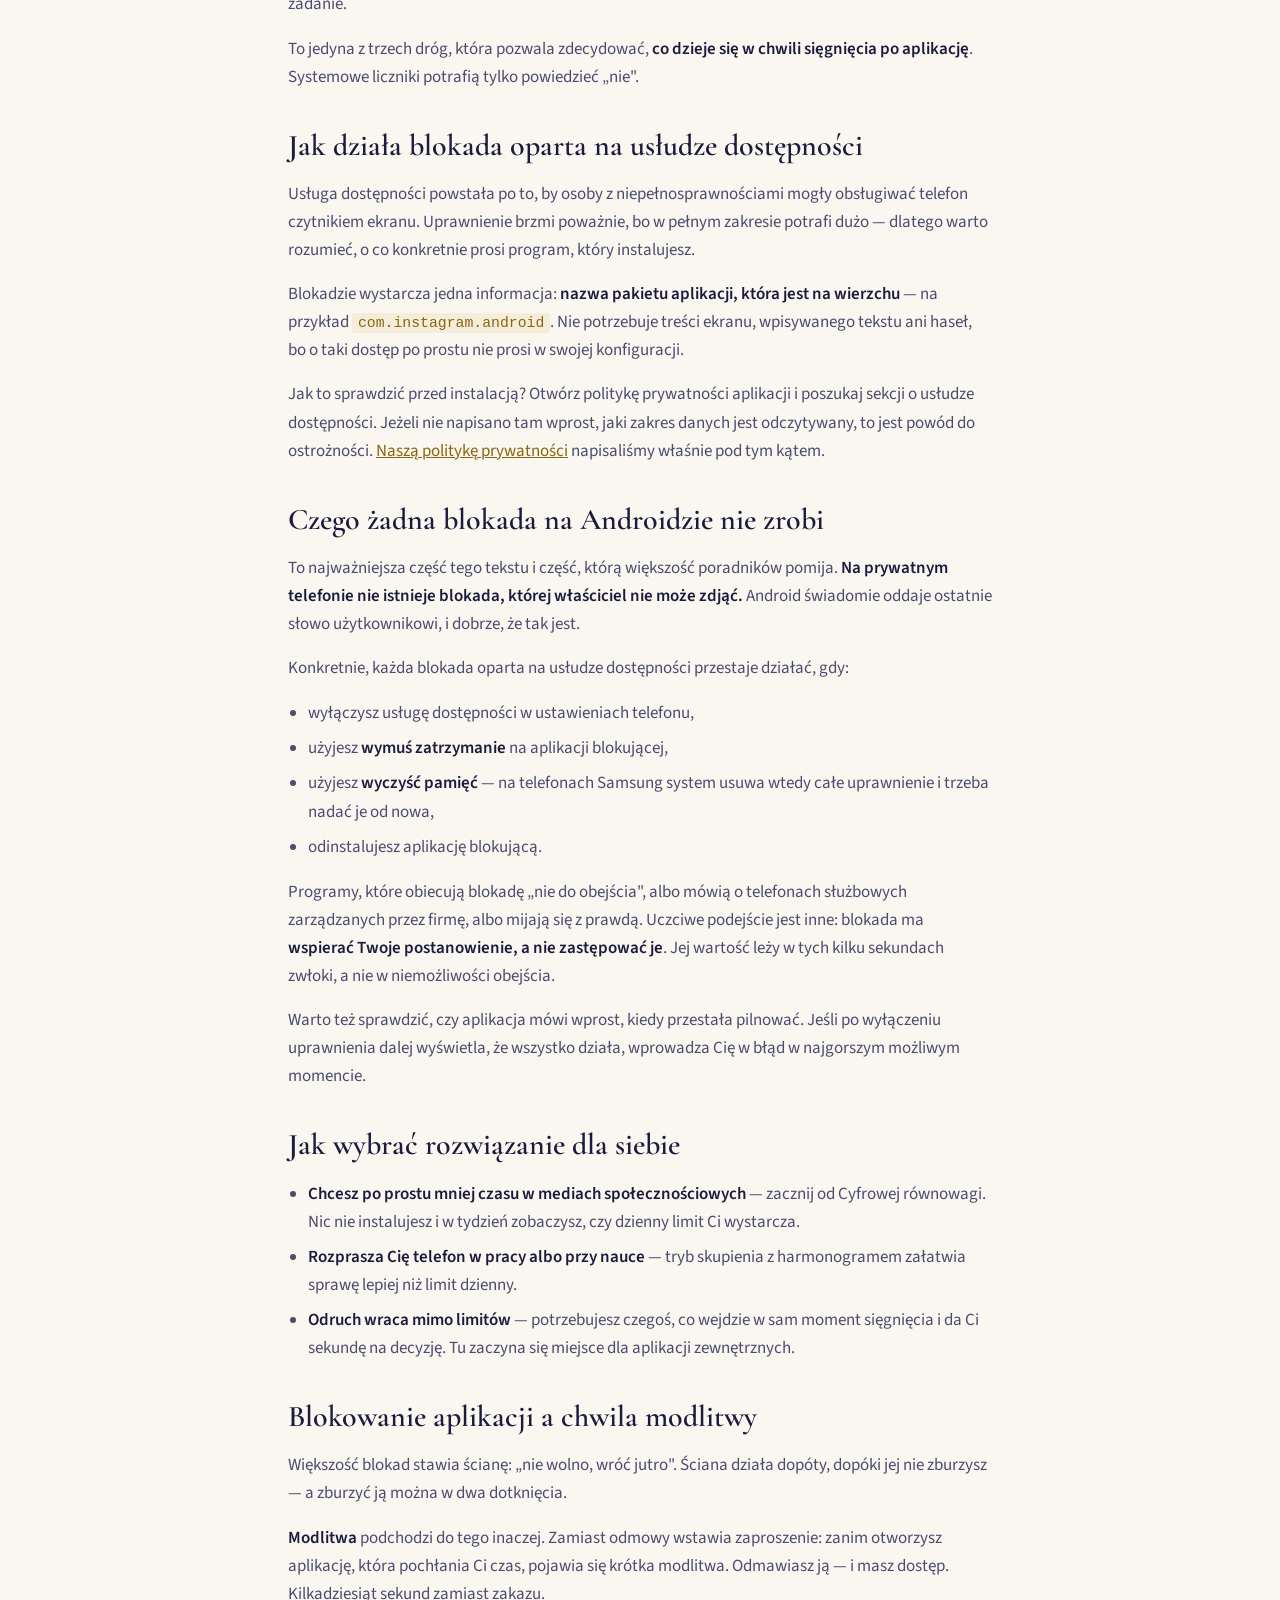
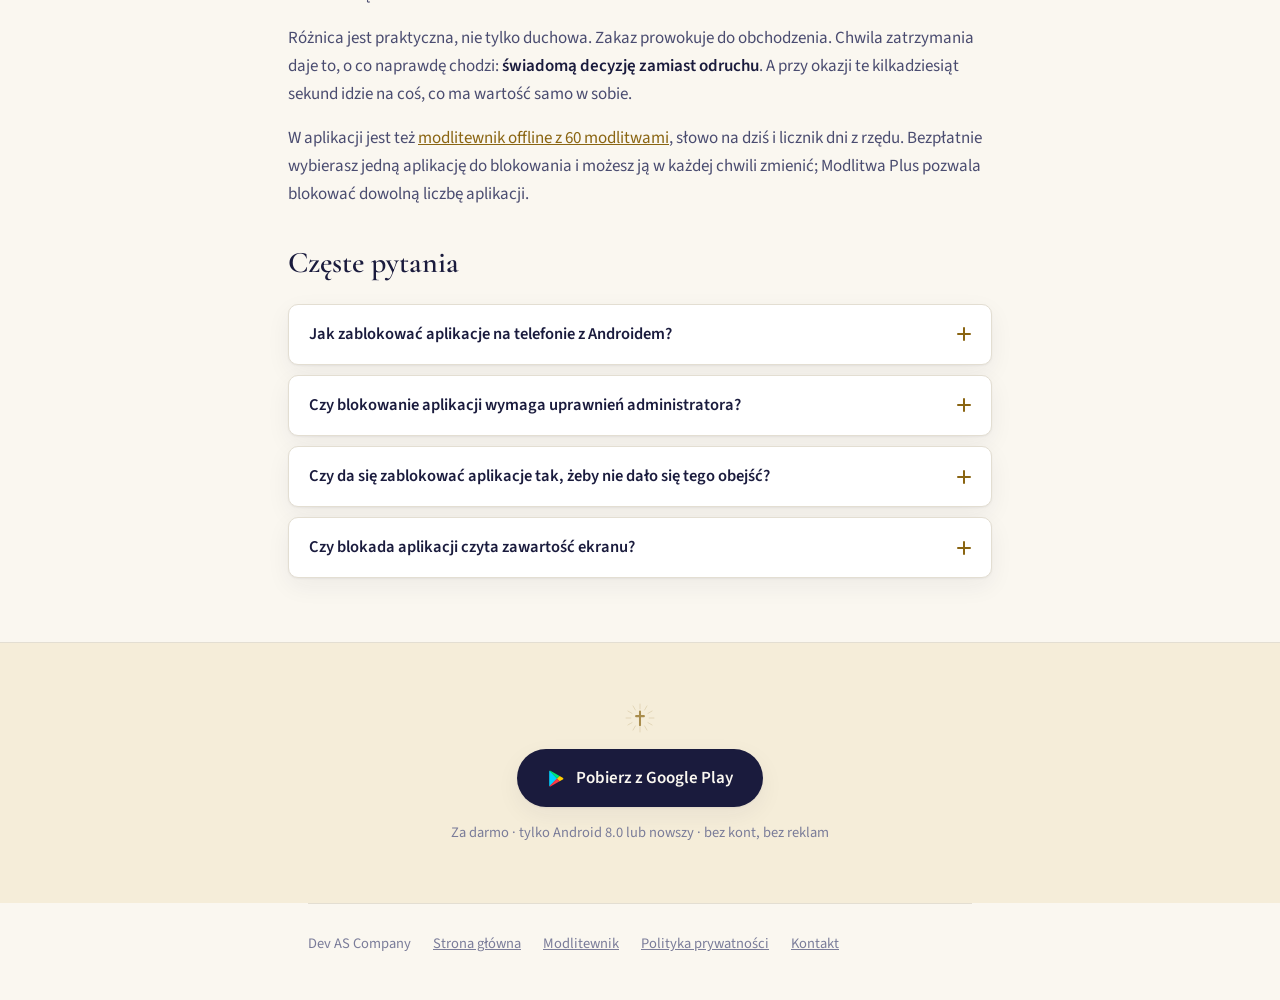
<file: blokowanie-aplikacji.html>
<!doctype html>
<html lang="pl">
<head>
<meta charset="utf-8">
<meta name="viewport" content="width=device-width, initial-scale=1">
<title>Blokowanie aplikacji na Androidzie — jak zablokować apki</title>
<meta name="description" content="Jak działa blokowanie aplikacji na Androidzie: Cyfrowa równowaga, tryb skupienia i usługa dostępności. Czego żadna blokada nie zrobi.">
<meta name="robots" content="index, follow">
<link rel="canonical" href="https://modlitwa.app/blokowanie-aplikacji.html">
<meta property="og:title" content="Blokowanie aplikacji na Androidzie — poradnik">
<meta property="og:description" content="Trzy sposoby blokowania aplikacji na Androidzie, jak działa usługa dostępności i czego żadna blokada nie zrobi.">
<meta property="og:type" content="article">
<meta property="og:url" content="https://modlitwa.app/blokowanie-aplikacji.html">
<meta property="og:image" content="https://modlitwa.app/img/og.png">
<meta property="og:image:width" content="1200">
<meta property="og:image:height" content="630">
<meta property="og:site_name" content="Modlitwa">
<meta property="og:locale" content="pl_PL">
<meta name="twitter:card" content="summary_large_image">
<meta name="theme-color" content="#FAF7F0" media="(prefers-color-scheme: light)">
<meta name="theme-color" content="#12132C" media="(prefers-color-scheme: dark)">
<link rel="icon" href="img/icon_512.png">
<link rel="preconnect" href="https://fonts.googleapis.com">
<link rel="preconnect" href="https://fonts.gstatic.com" crossorigin>
<link rel="stylesheet" href="https://fonts.googleapis.com/css2?family=Cormorant+Garamond:wght@600&family=Source+Sans+3:wght@400;600&display=swap">
<link rel="stylesheet" href="styl.css">
<script type="application/ld+json">
{
  "@context": "https://schema.org",
  "@type": "Article",
  "headline": "Blokowanie aplikacji na Androidzie — jak zablokować apki",
  "description": "Jak działa blokowanie aplikacji na Androidzie: Cyfrowa równowaga, tryb skupienia i blokady oparte na usłudze dostępności.",
  "inLanguage": "pl",
  "mainEntityOfPage": "https://modlitwa.app/blokowanie-aplikacji.html",
  "image": "https://modlitwa.app/img/og.png",
  "author": { "@type": "Organization", "name": "Dev AS Company" },
  "publisher": { "@type": "Organization", "name": "Dev AS Company" }
}
</script>
<script type="application/ld+json">
{
  "@context": "https://schema.org",
  "@type": "BreadcrumbList",
  "itemListElement": [
    { "@type": "ListItem", "position": 1, "name": "Modlitwa", "item": "https://modlitwa.app/" },
    { "@type": "ListItem", "position": 2, "name": "Blokowanie aplikacji", "item": "https://modlitwa.app/blokowanie-aplikacji.html" }
  ]
}
</script>
<script type="application/ld+json">
{
  "@context": "https://schema.org",
  "@type": "FAQPage",
  "inLanguage": "pl",
  "mainEntity": [
    {
      "@type": "Question",
      "name": "Jak zablokować aplikacje na telefonie z Androidem?",
      "acceptedAnswer": { "@type": "Answer", "text": "Masz trzy drogi: wbudowana Cyfrowa równowaga z licznikami czasu, tryb skupienia, albo aplikacja zewnętrzna korzystająca z usługi dostępności. Pierwsze dwie są darmowe i systemowe, ale działają w dziennych limitach. Trzecia daje więcej kontroli nad tym, co dzieje się w momencie otwarcia aplikacji." }
    },
    {
      "@type": "Question",
      "name": "Czy blokowanie aplikacji wymaga uprawnień administratora?",
      "acceptedAnswer": { "@type": "Answer", "text": "Nie. Blokady dostępne w Google Play opierają się na usłudze dostępności, którą włączasz sam w ustawieniach telefonu. Nie wymagają roota ani uprawnień administratora urządzenia." }
    },
    {
      "@type": "Question",
      "name": "Czy da się zablokować aplikacje tak, żeby nie dało się tego obejść?",
      "acceptedAnswer": { "@type": "Answer", "text": "Nie na zwykłym, prywatnym telefonie. Właściciel urządzenia zawsze może wyłączyć usługę dostępności, użyć wymuszenia zatrzymania albo wyczyścić pamięć aplikacji. Blokada jest wsparciem dla postanowienia, a nie zamkiem, którego nie da się otworzyć." }
    },
    {
      "@type": "Question",
      "name": "Czy blokada aplikacji czyta zawartość ekranu?",
      "acceptedAnswer": { "@type": "Answer", "text": "Zależy od aplikacji. Usługa dostępności potrafi udostępnić dużo danych, ale aplikacja dostaje tylko to, o co poprosi w swojej konfiguracji. Blokada potrzebuje wyłącznie nazwy pakietu aplikacji na wierzchu, na przykład com.instagram.android. Warto sprawdzić w polityce prywatności, o jaki zakres prosi konkretny program." }
    }
  ]
}
</script>
<script>
  if ('IntersectionObserver' in window &&
      !matchMedia('(prefers-reduced-motion: reduce)').matches) {
    document.documentElement.className += ' js';
  }
</script>
</head>
<body>

<svg width="0" height="0" aria-hidden="true" focusable="false" style="position:absolute">
  <symbol id="i-krzyz" viewBox="0 0 100 100">
    <path fill="none" stroke="currentColor" stroke-width="1.4" stroke-linecap="round" opacity=".5"
      d="M77 50h14M73.4 36.5l12.1-7M63.5 26.6l7-12.1M50 23V9M36.5 26.6l-7-12.1M26.6 36.5l-12.1-7M23 50H9M26.6 63.5l-12.1 7M36.5 73.4l-7 12.1M50 77v14M63.5 73.4l7 12.1M73.4 63.5l12.1 7"/>
    <path fill="none" stroke="currentColor" stroke-width="6" stroke-linecap="round" d="M50 31v40M38.5 44.5h23"/>
  </symbol>
  <symbol id="i-play" viewBox="0 0 24 24">
    <path fill="#00D3FF" d="M3.1 2.3c-.2.3-.3.7-.3 1.2v17c0 .5.1.9.3 1.2l.1.1 9.5-9.5v-.3L3.2 2.2l-.1.1z"/>
    <path fill="#FFCE00" d="m15.9 15.6-3.3-3.3v-.3l3.3-3.3.1.1 3.9 2.2c1.1.6 1.1 1.7 0 2.3l-3.9 2.2-.1.1z"/>
    <path fill="#FF3A44" d="m16 15.5-3.4-3.4-9.5 9.6c.4.4 1 .4 1.7.1L16 15.5z"/>
    <path fill="#00E677" d="M16 8.7 4.8 2.4c-.7-.4-1.3-.3-1.7.1l9.5 9.5L16 8.7z"/>
  </symbol>
</svg>

<div class="straznik" aria-hidden="true"></div>

<header class="pasek">
  <div class="pasek-w">
    <a class="znak" href="./">
      <img src="img/icon_512.png" alt="" width="30" height="30">
      Modlitwa
    </a>
    <a class="cta maly" href="https://play.google.com/store/apps/details?id=pl.modlitwa.modlitwa&amp;referrer=utm_source%3Dmodlitwa.app%26utm_medium%3Dstrona%26utm_campaign%3Dblokowanie%26utm_content%3Dpasek"><svg class="play" aria-hidden="true"><use href="#i-play"></use></svg>Pobierz</a>
  </div>
</header>

<main>

<div class="wrap doc">

  <a class="wroc" href="./">← Modlitwa</a>

  <h1>Blokowanie aplikacji na Androidzie</h1>
  <p class="lead">Jak działają blokady aplikacji, czym różnią się od siebie i czego żadna z nich nie zrobi — nawet ta, którą sami zbudowaliśmy.</p>

  <nav class="spis" aria-label="Spis treści">
    <p class="spis-tytul">Na tej stronie</p>
    <ul>
      <li><a href="#dlaczego">Dlaczego samo postanowienie nie wystarcza</a></li>
      <li><a href="#sposoby">Trzy sposoby blokowania aplikacji</a></li>
      <li><a href="#dostepnosc">Jak działa blokada oparta na usłudze dostępności</a></li>
      <li><a href="#granice">Czego żadna blokada na Androidzie nie zrobi</a></li>
      <li><a href="#wybor">Jak wybrać rozwiązanie dla siebie</a></li>
      <li><a href="#modlitwa">Blokowanie aplikacji a chwila modlitwy</a></li>
      <li><a href="#pytania">Częste pytania</a></li>
    </ul>
  </nav>

  <h2 id="dlaczego">Dlaczego samo postanowienie nie wystarcza</h2>
  <p>Sięgasz po telefon, żeby sprawdzić godzinę. Odkładasz go czterdzieści minut później i nie umiesz powiedzieć, co się w międzyczasie stało. Znasz to, bo tak działa nawyk: <strong>odruch nie pyta o pozwolenie</strong> — po prostu otwiera aplikację.</p>
  <p>Blokowanie aplikacji nie jest więc walką z siłą woli. Jest wstawieniem przeszkody dokładnie w tym miejscu, w którym siła woli nie zdąża zadziałać — między odruchem a otwartym ekranem. Każda sensowna blokada robi jedno: <strong>wydłuża drogę do aplikacji o świadomą decyzję</strong>.</p>

  <h2 id="sposoby">Trzy sposoby blokowania aplikacji</h2>

  <h3>1. Cyfrowa równowaga — liczniki czasu wbudowane w system</h3>
  <p>Nowsze Androidy mają wbudowaną <strong>Cyfrową równowagę</strong> (u Samsunga: <em>Cyfrowy dobrostan</em>). Znajdziesz ją w Ustawieniach. Pozwala ustawić dzienny licznik czasu dla wybranej aplikacji — po wyczerpaniu limitu ikona szarzeje, a aplikacja nie chce się otworzyć do północy.</p>
  <p><strong>Plusy:</strong> nic nie instalujesz, nie oddajesz żadnych uprawnień, jest za darmo.<br>
  <strong>Minusy:</strong> limit jest dzienny, więc pierwsze pół godziny „zniknie" tak samo bezmyślnie jak zawsze. Wyłączenie licznika to dwa dotknięcia w Ustawieniach.</p>

  <h3>2. Tryb skupienia — pauza na żądanie</h3>
  <p><strong>Tryb skupienia</strong> wstrzymuje wybrane aplikacje na czas, który sam wskażesz, albo według harmonogramu. Dobrze sprawdza się przy pracy i nauce, bo działa blokami, a nie limitem na cały dzień.</p>
  <p>Nie myl go z trybem <em>Nie przeszkadzać</em> — ten wycisza powiadomienia, ale w niczym nie przeszkadza, gdy sam otworzysz aplikację.</p>

  <h3>3. Aplikacje zewnętrzne oparte na usłudze dostępności</h3>
  <p>Programy do blokowania aplikacji z Google Play korzystają z <strong>usługi dostępności</strong> Androida. Dzięki niej wiedzą, która aplikacja jest właśnie na wierzchu, i mogą zareagować w momencie jej otwarcia — pokazać własny ekran, poprosić o potwierdzenie, odliczyć czas albo poprowadzić przez krótkie zadanie.</p>
  <p>To jedyna z trzech dróg, która pozwala zdecydować, <strong>co dzieje się w chwili sięgnięcia po aplikację</strong>. Systemowe liczniki potrafią tylko powiedzieć „nie".</p>

  <h2 id="dostepnosc">Jak działa blokada oparta na usłudze dostępności</h2>
  <p>Usługa dostępności powstała po to, by osoby z niepełnosprawnościami mogły obsługiwać telefon czytnikiem ekranu. Uprawnienie brzmi poważnie, bo w pełnym zakresie potrafi dużo — dlatego warto rozumieć, o co konkretnie prosi program, który instalujesz.</p>
  <p>Blokadzie wystarcza jedna informacja: <strong>nazwa pakietu aplikacji, która jest na wierzchu</strong> — na przykład <code>com.instagram.android</code>. Nie potrzebuje treści ekranu, wpisywanego tekstu ani haseł, bo o taki dostęp po prostu nie prosi w swojej konfiguracji.</p>
  <p>Jak to sprawdzić przed instalacją? Otwórz politykę prywatności aplikacji i poszukaj sekcji o usłudze dostępności. Jeżeli nie napisano tam wprost, jaki zakres danych jest odczytywany, to jest powód do ostrożności. <a href="prywatnosc.html">Naszą politykę prywatności</a> napisaliśmy właśnie pod tym kątem.</p>

  <h2 id="granice">Czego żadna blokada na Androidzie nie zrobi</h2>
  <p>To najważniejsza część tego tekstu i część, którą większość poradników pomija. <strong>Na prywatnym telefonie nie istnieje blokada, której właściciel nie może zdjąć.</strong> Android świadomie oddaje ostatnie słowo użytkownikowi, i dobrze, że tak jest.</p>
  <p>Konkretnie, każda blokada oparta na usłudze dostępności przestaje działać, gdy:</p>
  <ul>
    <li>wyłączysz usługę dostępności w ustawieniach telefonu,</li>
    <li>użyjesz <strong>wymuś zatrzymanie</strong> na aplikacji blokującej,</li>
    <li>użyjesz <strong>wyczyść pamięć</strong> — na telefonach Samsung system usuwa wtedy całe uprawnienie i trzeba nadać je od nowa,</li>
    <li>odinstalujesz aplikację blokującą.</li>
  </ul>
  <p>Programy, które obiecują blokadę „nie do obejścia", albo mówią o telefonach służbowych zarządzanych przez firmę, albo mijają się z prawdą. Uczciwe podejście jest inne: blokada ma <strong>wspierać Twoje postanowienie, a nie zastępować je</strong>. Jej wartość leży w tych kilku sekundach zwłoki, a nie w niemożliwości obejścia.</p>
  <p>Warto też sprawdzić, czy aplikacja mówi wprost, kiedy przestała pilnować. Jeśli po wyłączeniu uprawnienia dalej wyświetla, że wszystko działa, wprowadza Cię w błąd w najgorszym możliwym momencie.</p>

  <h2 id="wybor">Jak wybrać rozwiązanie dla siebie</h2>
  <ul>
    <li><strong>Chcesz po prostu mniej czasu w mediach społecznościowych</strong> — zacznij od Cyfrowej równowagi. Nic nie instalujesz i w tydzień zobaczysz, czy dzienny limit Ci wystarcza.</li>
    <li><strong>Rozprasza Cię telefon w pracy albo przy nauce</strong> — tryb skupienia z harmonogramem załatwia sprawę lepiej niż limit dzienny.</li>
    <li><strong>Odruch wraca mimo limitów</strong> — potrzebujesz czegoś, co wejdzie w sam moment sięgnięcia i da Ci sekundę na decyzję. Tu zaczyna się miejsce dla aplikacji zewnętrznych.</li>
  </ul>

  <h2 id="modlitwa">Blokowanie aplikacji a chwila modlitwy</h2>
  <p>Większość blokad stawia ścianę: „nie wolno, wróć jutro". Ściana działa dopóty, dopóki jej nie zburzysz — a zburzyć ją można w dwa dotknięcia.</p>
  <p><strong>Modlitwa</strong> podchodzi do tego inaczej. Zamiast odmowy wstawia zaproszenie: zanim otworzysz aplikację, która pochłania Ci czas, pojawia się krótka modlitwa. Odmawiasz ją — i masz dostęp. Kilkadziesiąt sekund zamiast zakazu.</p>
  <p>Różnica jest praktyczna, nie tylko duchowa. Zakaz prowokuje do obchodzenia. Chwila zatrzymania daje to, o co naprawdę chodzi: <strong>świadomą decyzję zamiast odruchu</strong>. A przy okazji te kilkadziesiąt sekund idzie na coś, co ma wartość samo w sobie.</p>
  <p>W aplikacji jest też <a href="modlitewnik.html">modlitewnik offline z 60 modlitwami</a>, słowo na dziś i licznik dni z rzędu. Bezpłatnie wybierasz jedną aplikację do blokowania i możesz ją w każdej chwili zmienić; Modlitwa Plus pozwala blokować dowolną liczbę aplikacji.</p>

  <h2 id="pytania">Częste pytania</h2>

  <div class="pytania">
    <details>
      <summary>Jak zablokować aplikacje na telefonie z Androidem?</summary>
      <div class="odp">
        <p>Masz trzy drogi: wbudowana Cyfrowa równowaga z licznikami czasu, tryb skupienia, albo aplikacja zewnętrzna korzystająca z usługi dostępności. Pierwsze dwie są darmowe i systemowe, ale działają w dziennych limitach. Trzecia daje więcej kontroli nad tym, co dzieje się w momencie otwarcia aplikacji.</p>
      </div>
    </details>
    <details>
      <summary>Czy blokowanie aplikacji wymaga uprawnień administratora?</summary>
      <div class="odp">
        <p>Nie. Blokady dostępne w Google Play opierają się na usłudze dostępności, którą włączasz sam w ustawieniach telefonu. Nie wymagają roota ani uprawnień administratora urządzenia.</p>
      </div>
    </details>
    <details>
      <summary>Czy da się zablokować aplikacje tak, żeby nie dało się tego obejść?</summary>
      <div class="odp">
        <p>Nie na zwykłym, prywatnym telefonie. Właściciel urządzenia zawsze może wyłączyć usługę dostępności, użyć wymuszenia zatrzymania albo wyczyścić pamięć aplikacji. Blokada jest wsparciem dla postanowienia, a nie zamkiem, którego nie da się otworzyć.</p>
      </div>
    </details>
    <details>
      <summary>Czy blokada aplikacji czyta zawartość ekranu?</summary>
      <div class="odp">
        <p>Zależy od aplikacji. Usługa dostępności potrafi udostępnić dużo danych, ale program dostaje tylko to, o co poprosi w swojej konfiguracji. Blokadzie wystarcza nazwa pakietu aplikacji na wierzchu, na przykład <code>com.instagram.android</code>. Warto sprawdzić w polityce prywatności, o jaki zakres prosi konkretny program.</p>
      </div>
    </details>
  </div>

</div>

<section class="pas zloto">
  <div class="wrap zacheta">
    <svg class="krzyz" aria-hidden="true"><use href="#i-krzyz"></use></svg>
    <a class="cta" href="https://play.google.com/store/apps/details?id=pl.modlitwa.modlitwa&amp;referrer=utm_source%3Dmodlitwa.app%26utm_medium%3Dstrona%26utm_campaign%3Dblokowanie%26utm_content%3Dstopka"><svg class="play" aria-hidden="true"><use href="#i-play"></use></svg>Pobierz z Google Play</a>
    <p class="cta-sub">Za darmo · tylko Android 8.0 lub nowszy · bez kont, bez reklam</p>
  </div>
</section>

</main>

<div class="wrap">
  <footer>
    <span>Dev AS Company</span>
    <a href="./">Strona główna</a>
    <a href="modlitewnik.html">Modlitewnik</a>
    <a href="prywatnosc.html">Polityka prywatności</a>
    <a href="mailto:devas.app.company@gmail.com">Kontakt</a>
  </footer>
</div>

<script>
(function () {
  if (!document.documentElement.classList.contains('js')) return;
  var straznik = document.querySelector('.straznik');
  var pasek = document.querySelector('.pasek');
  if (straznik && pasek) {
    new IntersectionObserver(function (wpisy) {
      pasek.classList.toggle('odklejony', !wpisy[0].isIntersecting);
    }).observe(straznik);
  }
})();
</script>

</body>
</html>
</file>
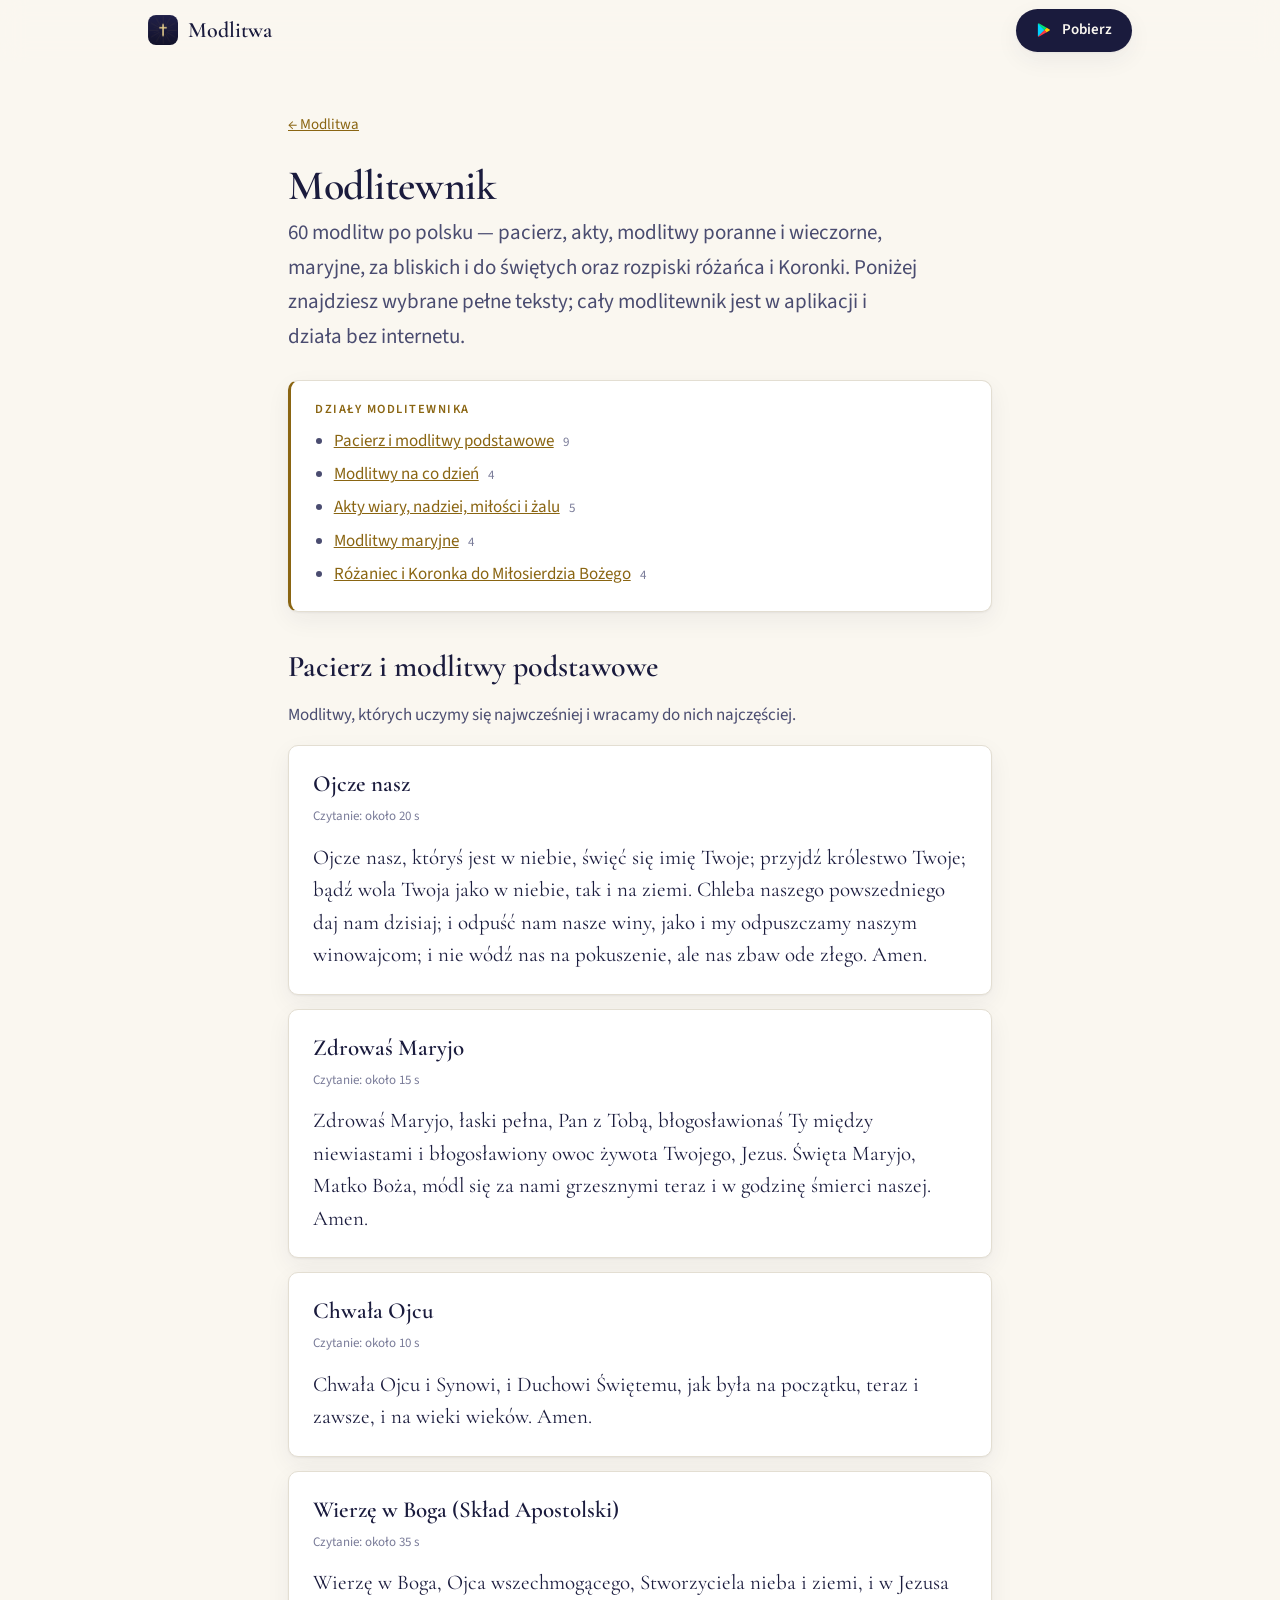
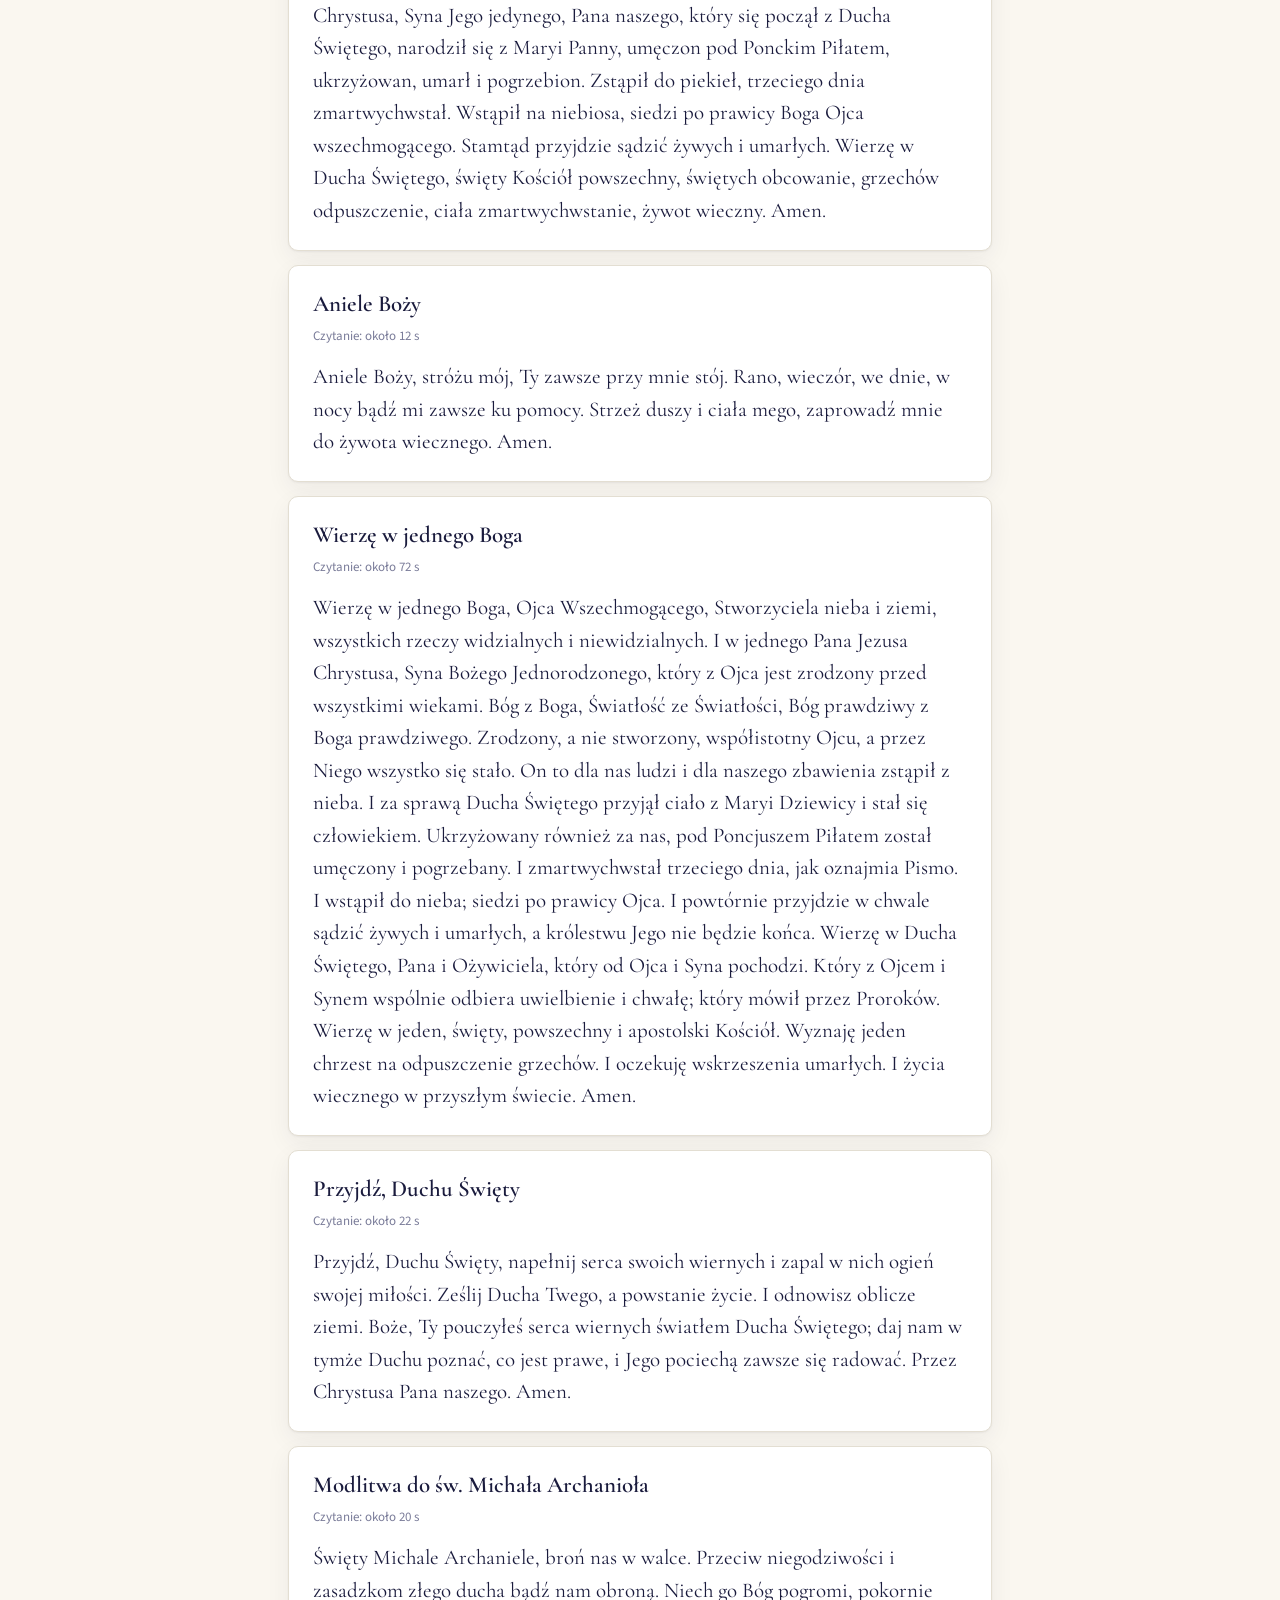
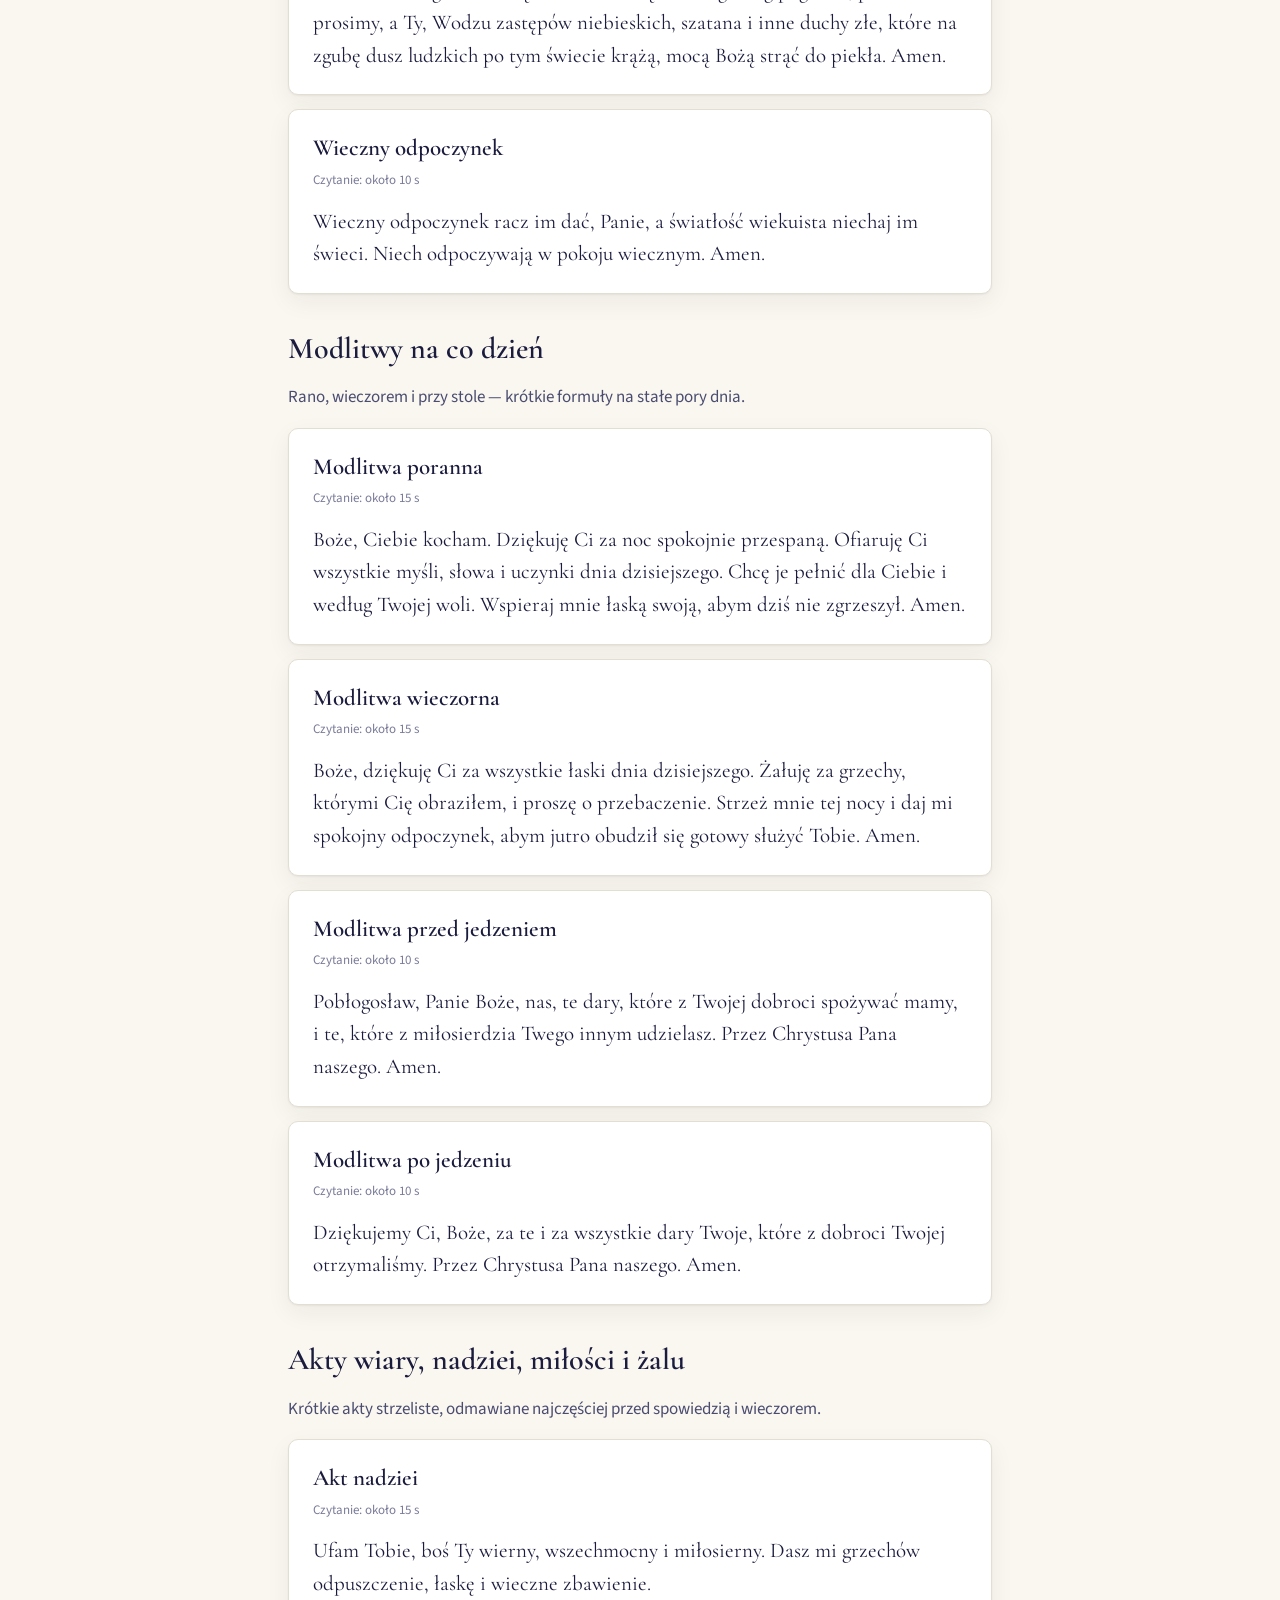
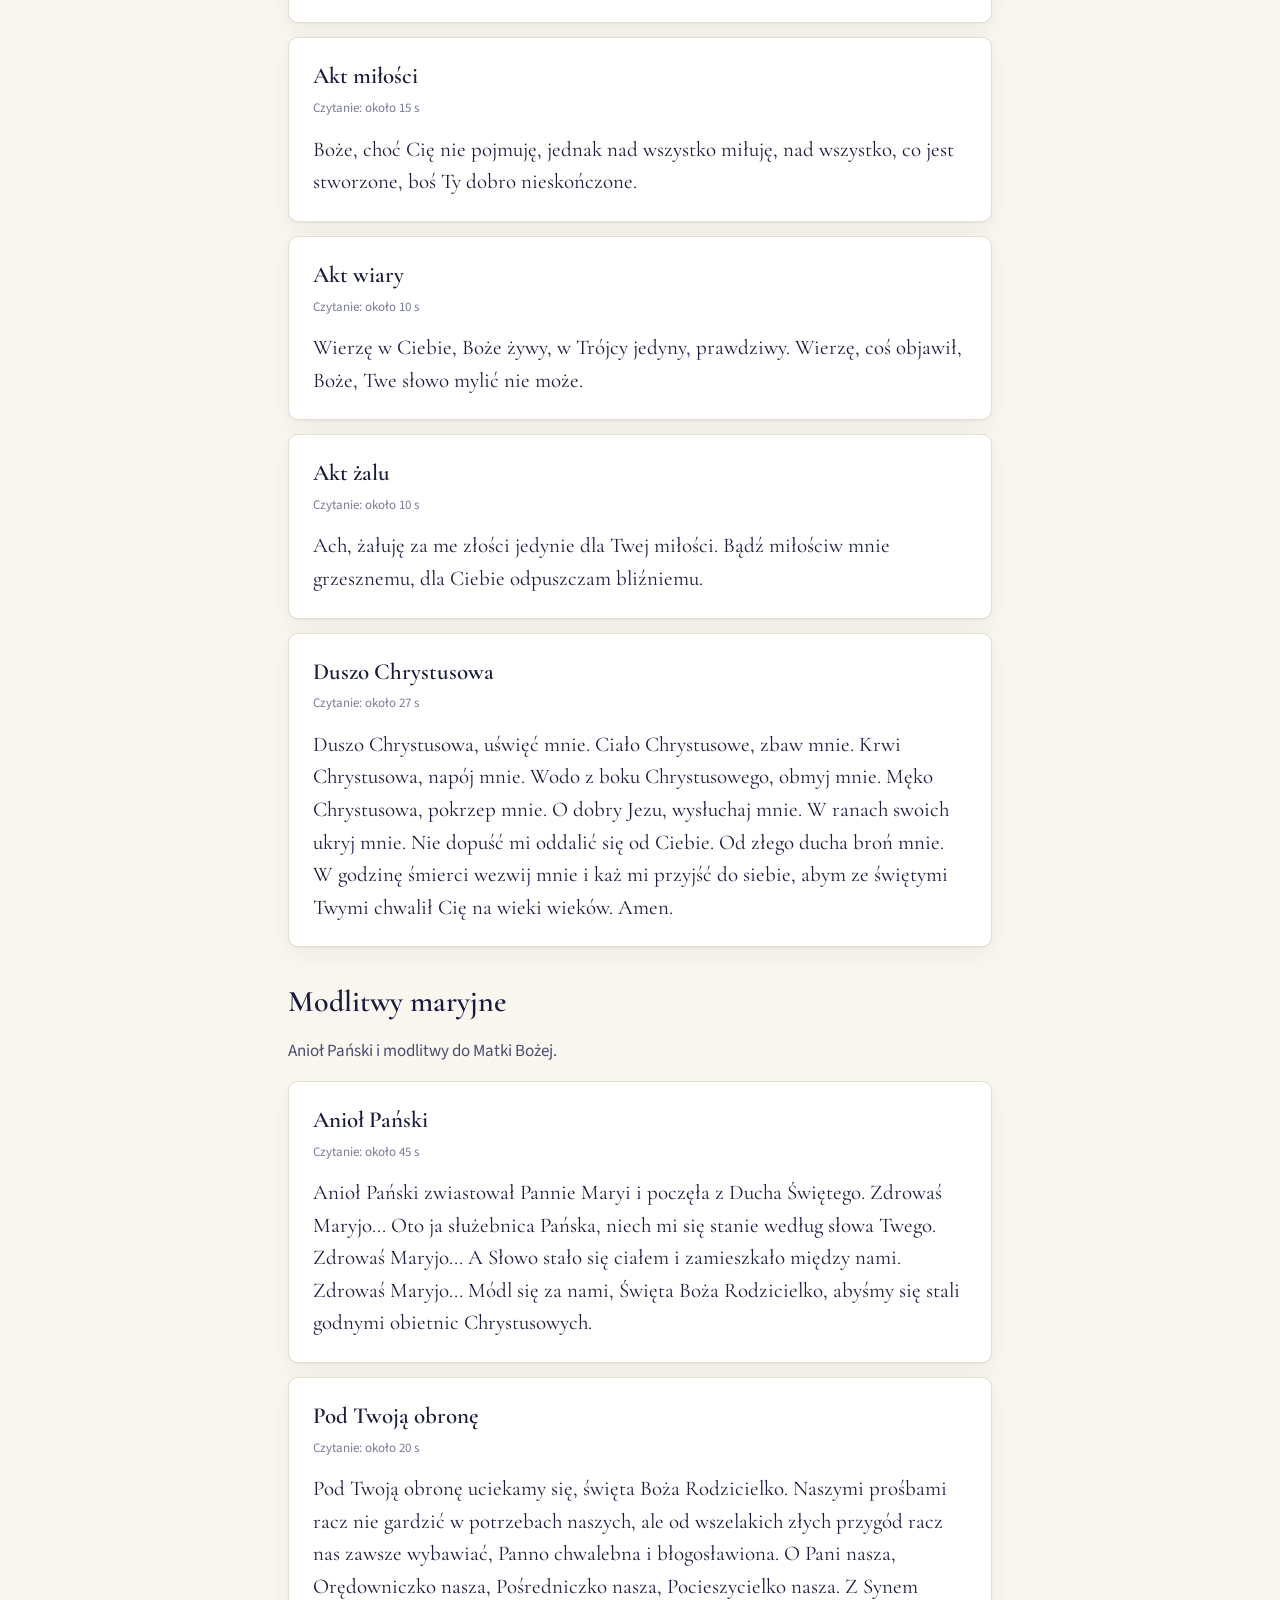
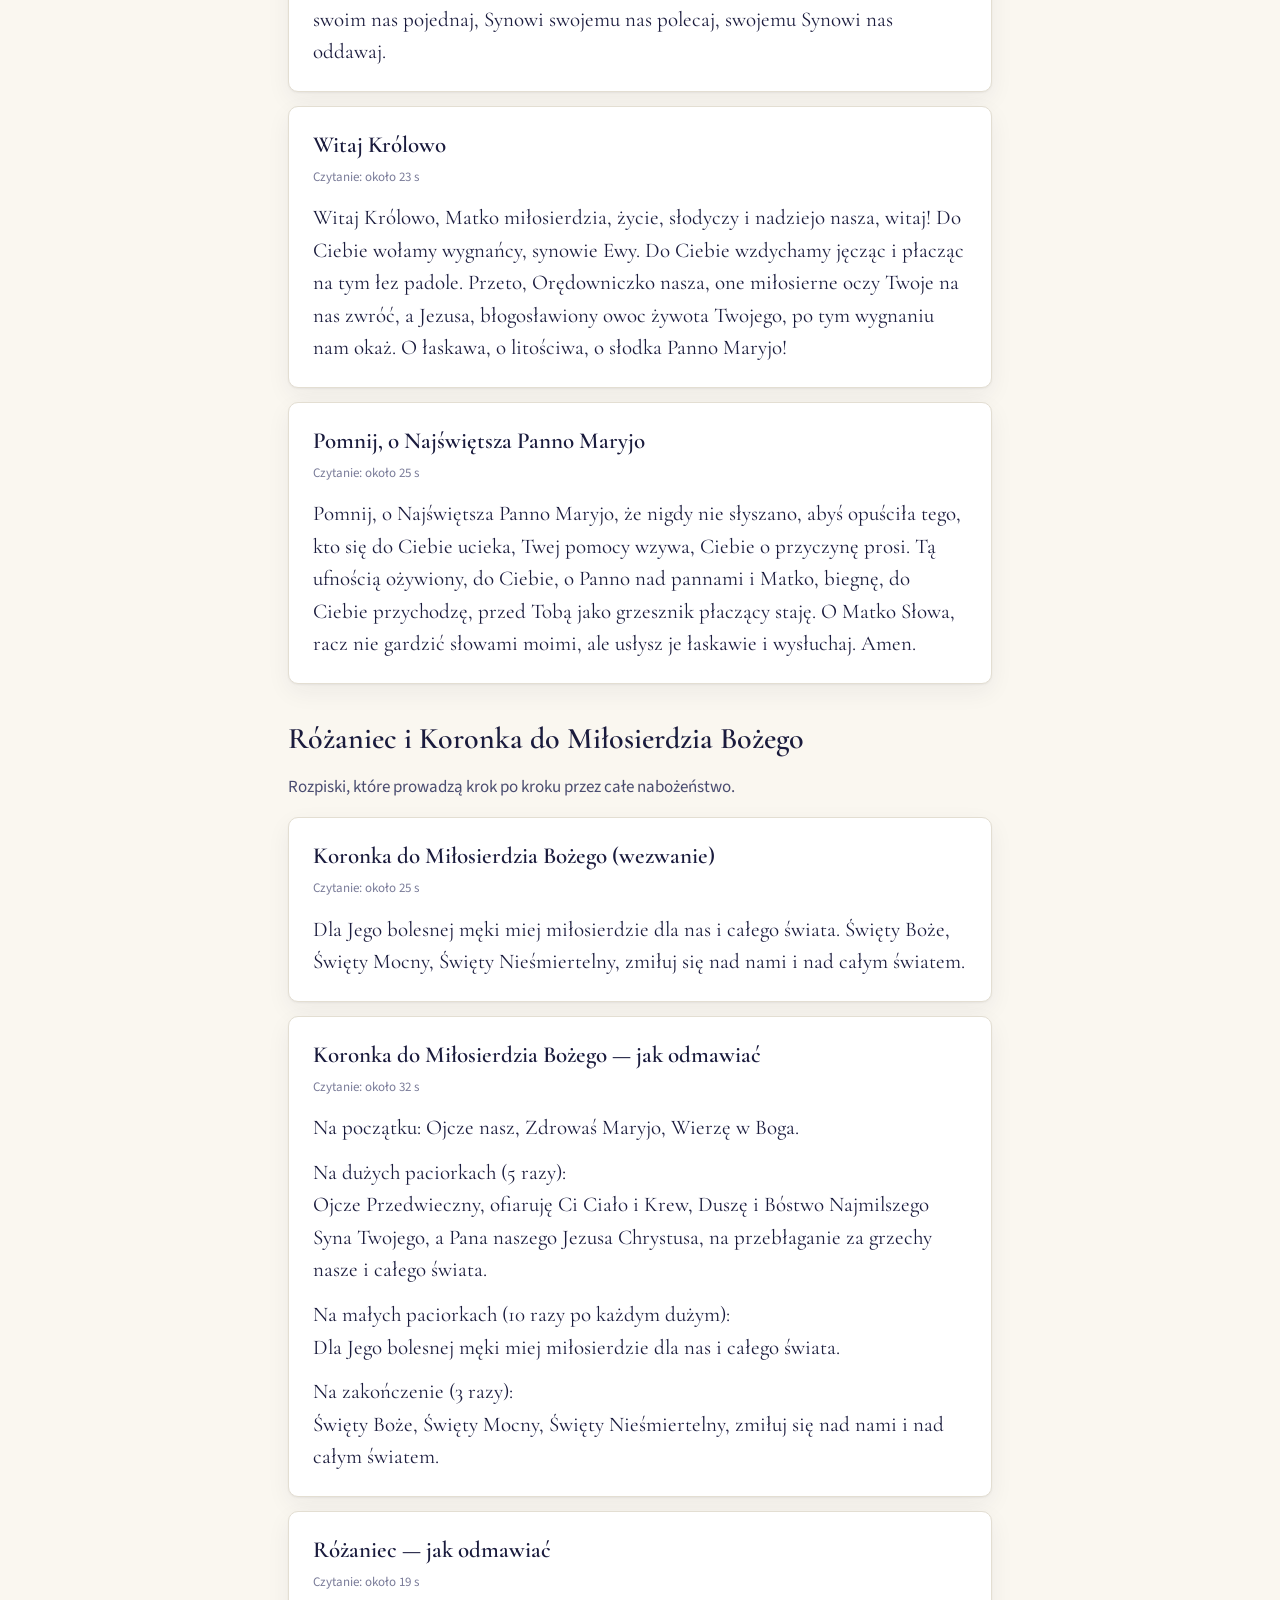
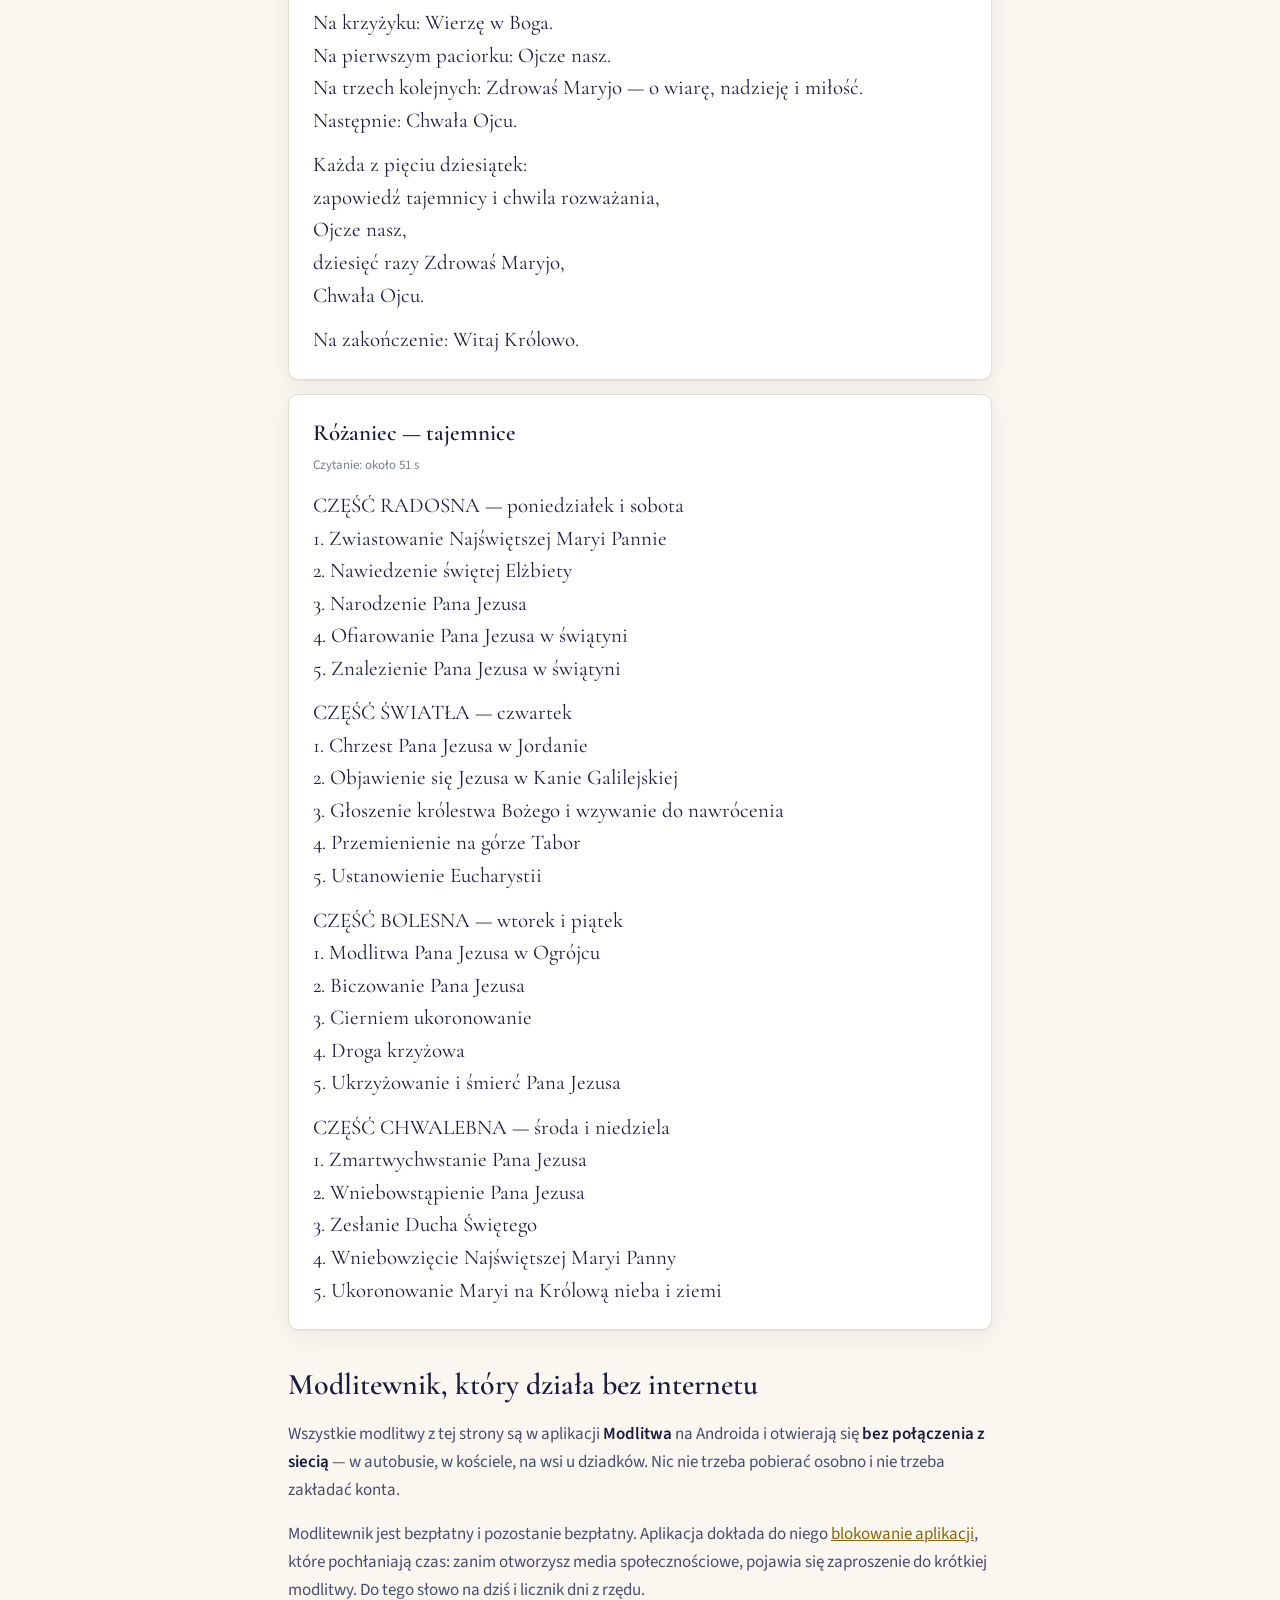
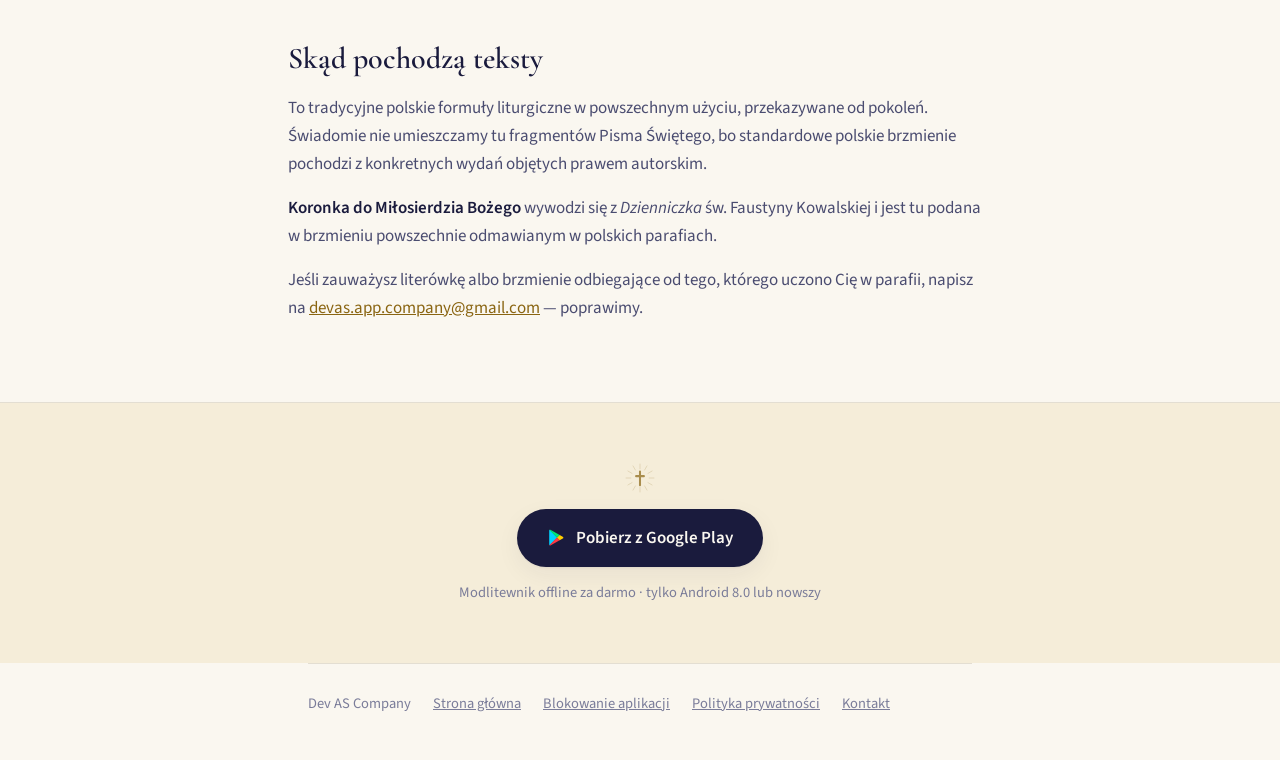
<file: modlitewnik.html>
<!doctype html>
<html lang="pl">
<head>
<meta charset="utf-8">
<meta name="viewport" content="width=device-width, initial-scale=1">
<title>Modlitewnik — 60 modlitw po polsku, offline i za darmo</title>
<meta name="description" content="Modlitewnik z 60 modlitwami po polsku: pacierz, akty, modlitwy poranne i wieczorne, maryjne, za bliskich, do świętych, różaniec i Koronka. Aplikacja offline.">
<meta name="robots" content="index, follow">
<link rel="canonical" href="https://modlitwa.app/modlitewnik.html">
<meta property="og:title" content="Modlitewnik — 60 modlitw po polsku, offline">
<meta property="og:description" content="Pacierz, akty, modlitwy poranne i wieczorne, maryjne, za bliskich, do świętych, różaniec i Koronka. Modlitewnik offline na Androida.">
<meta property="og:type" content="article">
<meta property="og:url" content="https://modlitwa.app/modlitewnik.html">
<meta property="og:image" content="https://modlitwa.app/img/og.png">
<meta property="og:image:width" content="1200">
<meta property="og:image:height" content="630">
<meta property="og:site_name" content="Modlitwa">
<meta property="og:locale" content="pl_PL">
<meta name="twitter:card" content="summary_large_image">
<meta name="theme-color" content="#FAF7F0" media="(prefers-color-scheme: light)">
<meta name="theme-color" content="#12132C" media="(prefers-color-scheme: dark)">
<link rel="icon" href="img/icon_512.png">
<link rel="preconnect" href="https://fonts.googleapis.com">
<link rel="preconnect" href="https://fonts.gstatic.com" crossorigin>
<link rel="stylesheet" href="https://fonts.googleapis.com/css2?family=Cormorant+Garamond:wght@400;600&family=Source+Sans+3:wght@400;600&display=swap">
<link rel="stylesheet" href="styl.css">
<script type="application/ld+json">
{
  "@context": "https://schema.org",
  "@type": "Article",
  "headline": "Modlitewnik — 60 modlitw po polsku, offline i za darmo",
  "description": "Modlitewnik z 60 modlitwami po polsku: pacierz, akty, modlitwy poranne i wieczorne, maryjne, za bliskich, do świętych, różaniec i Koronka.",
  "inLanguage": "pl",
  "mainEntityOfPage": "https://modlitwa.app/modlitewnik.html",
  "image": "https://modlitwa.app/img/og.png",
  "author": { "@type": "Organization", "name": "Dev AS Company" },
  "publisher": { "@type": "Organization", "name": "Dev AS Company" }
}
</script>
<script type="application/ld+json">
{
  "@context": "https://schema.org",
  "@type": "BreadcrumbList",
  "itemListElement": [
    { "@type": "ListItem", "position": 1, "name": "Modlitwa", "item": "https://modlitwa.app/" },
    { "@type": "ListItem", "position": 2, "name": "Modlitewnik", "item": "https://modlitwa.app/modlitewnik.html" }
  ]
}
</script>
<script>
  if ('IntersectionObserver' in window &&
      !matchMedia('(prefers-reduced-motion: reduce)').matches) {
    document.documentElement.className += ' js';
  }
</script>
</head>
<body>

<svg width="0" height="0" aria-hidden="true" focusable="false" style="position:absolute">
  <symbol id="i-krzyz" viewBox="0 0 100 100">
    <path fill="none" stroke="currentColor" stroke-width="1.4" stroke-linecap="round" opacity=".5"
      d="M77 50h14M73.4 36.5l12.1-7M63.5 26.6l7-12.1M50 23V9M36.5 26.6l-7-12.1M26.6 36.5l-12.1-7M23 50H9M26.6 63.5l-12.1 7M36.5 73.4l-7 12.1M50 77v14M63.5 73.4l7 12.1M73.4 63.5l12.1 7"/>
    <path fill="none" stroke="currentColor" stroke-width="6" stroke-linecap="round" d="M50 31v40M38.5 44.5h23"/>
  </symbol>
  <symbol id="i-play" viewBox="0 0 24 24">
    <path fill="#00D3FF" d="M3.1 2.3c-.2.3-.3.7-.3 1.2v17c0 .5.1.9.3 1.2l.1.1 9.5-9.5v-.3L3.2 2.2l-.1.1z"/>
    <path fill="#FFCE00" d="m15.9 15.6-3.3-3.3v-.3l3.3-3.3.1.1 3.9 2.2c1.1.6 1.1 1.7 0 2.3l-3.9 2.2-.1.1z"/>
    <path fill="#FF3A44" d="m16 15.5-3.4-3.4-9.5 9.6c.4.4 1 .4 1.7.1L16 15.5z"/>
    <path fill="#00E677" d="M16 8.7 4.8 2.4c-.7-.4-1.3-.3-1.7.1l9.5 9.5L16 8.7z"/>
  </symbol>
</svg>

<div class="straznik" aria-hidden="true"></div>

<header class="pasek">
  <div class="pasek-w">
    <a class="znak" href="./">
      <img src="img/icon_512.png" alt="" width="30" height="30">
      Modlitwa
    </a>
    <a class="cta maly" href="https://play.google.com/store/apps/details?id=pl.modlitwa.modlitwa&amp;referrer=utm_source%3Dmodlitwa.app%26utm_medium%3Dstrona%26utm_campaign%3Dmodlitewnik%26utm_content%3Dpasek"><svg class="play" aria-hidden="true"><use href="#i-play"></use></svg>Pobierz</a>
  </div>
</header>

<main>

<div class="wrap doc">

  <a class="wroc" href="./">← Modlitwa</a>

  <h1>Modlitewnik</h1>
  <p class="lead">60 modlitw po polsku — pacierz, akty, modlitwy poranne i wieczorne, maryjne, za bliskich i do świętych oraz rozpiski różańca i Koronki. Poniżej znajdziesz wybrane pełne teksty; cały modlitewnik jest w aplikacji i działa bez internetu.</p>

  <nav class="spis" aria-label="Spis treści">
    <p class="spis-tytul">Działy modlitewnika</p>
    <ul>
      <li><a href="#dzial-podstawowe">Pacierz i modlitwy podstawowe</a> <span class="ile">9</span></li>
      <li><a href="#dzial-codzienne">Modlitwy na co dzień</a> <span class="ile">4</span></li>
      <li><a href="#dzial-akty">Akty wiary, nadziei, miłości i żalu</a> <span class="ile">5</span></li>
      <li><a href="#dzial-maryjne">Modlitwy maryjne</a> <span class="ile">4</span></li>
      <li><a href="#dzial-koronki">Różaniec i Koronka do Miłosierdzia Bożego</a> <span class="ile">4</span></li>
    </ul>
  </nav>

  <h2 id="dzial-podstawowe">Pacierz i modlitwy podstawowe</h2>
  <p>Modlitwy, których uczymy się najwcześniej i wracamy do nich najczęściej.</p>

  <article class="modlitwa" id="ojcze-nasz">
    <h3>Ojcze nasz</h3>
    <p class="czas">Czytanie: około 20 s</p>
    <div class="tekst">
        <p>Ojcze nasz, któryś jest w niebie, święć się imię Twoje; przyjdź królestwo Twoje; bądź wola Twoja jako w niebie, tak i na ziemi. Chleba naszego powszedniego daj nam dzisiaj; i odpuść nam nasze winy, jako i my odpuszczamy naszym winowajcom; i nie wódź nas na pokuszenie, ale nas zbaw ode złego. Amen.</p>
    </div>
  </article>

  <article class="modlitwa" id="zdrowas-maryjo">
    <h3>Zdrowaś Maryjo</h3>
    <p class="czas">Czytanie: około 15 s</p>
    <div class="tekst">
        <p>Zdrowaś Maryjo, łaski pełna, Pan z Tobą, błogosławionaś Ty między niewiastami i błogosławiony owoc żywota Twojego, Jezus. Święta Maryjo, Matko Boża, módl się za nami grzesznymi teraz i w godzinę śmierci naszej. Amen.</p>
    </div>
  </article>

  <article class="modlitwa" id="chwala-ojcu">
    <h3>Chwała Ojcu</h3>
    <p class="czas">Czytanie: około 10 s</p>
    <div class="tekst">
        <p>Chwała Ojcu i Synowi, i Duchowi Świętemu, jak była na początku, teraz i zawsze, i na wieki wieków. Amen.</p>
    </div>
  </article>

  <article class="modlitwa" id="wierze-w-boga">
    <h3>Wierzę w Boga (Skład Apostolski)</h3>
    <p class="czas">Czytanie: około 35 s</p>
    <div class="tekst">
        <p>Wierzę w Boga, Ojca wszechmogącego, Stworzyciela nieba i ziemi, i w Jezusa Chrystusa, Syna Jego jedynego, Pana naszego, który się począł z Ducha Świętego, narodził się z Maryi Panny, umęczon pod Ponckim Piłatem, ukrzyżowan, umarł i pogrzebion. Zstąpił do piekieł, trzeciego dnia zmartwychwstał. Wstąpił na niebiosa, siedzi po prawicy Boga Ojca wszechmogącego. Stamtąd przyjdzie sądzić żywych i umarłych. Wierzę w Ducha Świętego, święty Kościół powszechny, świętych obcowanie, grzechów odpuszczenie, ciała zmartwychwstanie, żywot wieczny. Amen.</p>
    </div>
  </article>

  <article class="modlitwa" id="aniele-bozy">
    <h3>Aniele Boży</h3>
    <p class="czas">Czytanie: około 12 s</p>
    <div class="tekst">
        <p>Aniele Boży, stróżu mój, Ty zawsze przy mnie stój. Rano, wieczór, we dnie, w nocy bądź mi zawsze ku pomocy. Strzeż duszy i ciała mego, zaprowadź mnie do żywota wiecznego. Amen.</p>
    </div>
  </article>

  <article class="modlitwa" id="wierze-nicejskie">
    <h3>Wierzę w jednego Boga</h3>
    <p class="czas">Czytanie: około 72 s</p>
    <div class="tekst">
        <p>Wierzę w jednego Boga, Ojca Wszechmogącego, Stworzyciela nieba i ziemi, wszystkich rzeczy widzialnych i niewidzialnych. I w jednego Pana Jezusa Chrystusa, Syna Bożego Jednorodzonego, który z Ojca jest zrodzony przed wszystkimi wiekami. Bóg z Boga, Światłość ze Światłości, Bóg prawdziwy z Boga prawdziwego. Zrodzony, a nie stworzony, współistotny Ojcu, a przez Niego wszystko się stało. On to dla nas ludzi i dla naszego zbawienia zstąpił z nieba. I za sprawą Ducha Świętego przyjął ciało z Maryi Dziewicy i stał się człowiekiem. Ukrzyżowany również za nas, pod Poncjuszem Piłatem został umęczony i pogrzebany. I zmartwychwstał trzeciego dnia, jak oznajmia Pismo. I wstąpił do nieba; siedzi po prawicy Ojca. I powtórnie przyjdzie w chwale sądzić żywych i umarłych, a królestwu Jego nie będzie końca. Wierzę w Ducha Świętego, Pana i Ożywiciela, który od Ojca i Syna pochodzi. Który z Ojcem i Synem wspólnie odbiera uwielbienie i chwałę; który mówił przez Proroków. Wierzę w jeden, święty, powszechny i apostolski Kościół. Wyznaję jeden chrzest na odpuszczenie grzechów. I oczekuję wskrzeszenia umarłych. I życia wiecznego w przyszłym świecie. Amen.</p>
    </div>
  </article>

  <article class="modlitwa" id="duchu-swiety">
    <h3>Przyjdź, Duchu Święty</h3>
    <p class="czas">Czytanie: około 22 s</p>
    <div class="tekst">
        <p>Przyjdź, Duchu Święty, napełnij serca swoich wiernych i zapal w nich ogień swojej miłości. Ześlij Ducha Twego, a powstanie życie. I odnowisz oblicze ziemi. Boże, Ty pouczyłeś serca wiernych światłem Ducha Świętego; daj nam w tymże Duchu poznać, co jest prawe, i Jego pociechą zawsze się radować. Przez Chrystusa Pana naszego. Amen.</p>
    </div>
  </article>

  <article class="modlitwa" id="michal-archaniol">
    <h3>Modlitwa do św. Michała Archanioła</h3>
    <p class="czas">Czytanie: około 20 s</p>
    <div class="tekst">
        <p>Święty Michale Archaniele, broń nas w walce. Przeciw niegodziwości i zasadzkom złego ducha bądź nam obroną. Niech go Bóg pogromi, pokornie prosimy, a Ty, Wodzu zastępów niebieskich, szatana i inne duchy złe, które na zgubę dusz ludzkich po tym świecie krążą, mocą Bożą strąć do piekła. Amen.</p>
    </div>
  </article>

  <article class="modlitwa" id="wieczny-odpoczynek">
    <h3>Wieczny odpoczynek</h3>
    <p class="czas">Czytanie: około 10 s</p>
    <div class="tekst">
        <p>Wieczny odpoczynek racz im dać, Panie, a światłość wiekuista niechaj im świeci. Niech odpoczywają w pokoju wiecznym. Amen.</p>
    </div>
  </article>

  <h2 id="dzial-codzienne">Modlitwy na co dzień</h2>
  <p>Rano, wieczorem i przy stole — krótkie formuły na stałe pory dnia.</p>

  <article class="modlitwa" id="modlitwa-poranna">
    <h3>Modlitwa poranna</h3>
    <p class="czas">Czytanie: około 15 s</p>
    <div class="tekst">
        <p>Boże, Ciebie kocham. Dziękuję Ci za noc spokojnie przespaną. Ofiaruję Ci wszystkie myśli, słowa i uczynki dnia dzisiejszego. Chcę je pełnić dla Ciebie i według Twojej woli. Wspieraj mnie łaską swoją, abym dziś nie zgrzeszył. Amen.</p>
    </div>
  </article>

  <article class="modlitwa" id="modlitwa-wieczorna">
    <h3>Modlitwa wieczorna</h3>
    <p class="czas">Czytanie: około 15 s</p>
    <div class="tekst">
        <p>Boże, dziękuję Ci za wszystkie łaski dnia dzisiejszego. Żałuję za grzechy, którymi Cię obraziłem, i proszę o przebaczenie. Strzeż mnie tej nocy i daj mi spokojny odpoczynek, abym jutro obudził się gotowy służyć Tobie. Amen.</p>
    </div>
  </article>

  <article class="modlitwa" id="przed-jedzeniem">
    <h3>Modlitwa przed jedzeniem</h3>
    <p class="czas">Czytanie: około 10 s</p>
    <div class="tekst">
        <p>Pobłogosław, Panie Boże, nas, te dary, które z Twojej dobroci spożywać mamy, i te, które z miłosierdzia Twego innym udzielasz. Przez Chrystusa Pana naszego. Amen.</p>
    </div>
  </article>

  <article class="modlitwa" id="po-jedzeniu">
    <h3>Modlitwa po jedzeniu</h3>
    <p class="czas">Czytanie: około 10 s</p>
    <div class="tekst">
        <p>Dziękujemy Ci, Boże, za te i za wszystkie dary Twoje, które z dobroci Twojej otrzymaliśmy. Przez Chrystusa Pana naszego. Amen.</p>
    </div>
  </article>

  <h2 id="dzial-akty">Akty wiary, nadziei, miłości i żalu</h2>
  <p>Krótkie akty strzeliste, odmawiane najczęściej przed spowiedzią i wieczorem.</p>

  <article class="modlitwa" id="akt-nadziei">
    <h3>Akt nadziei</h3>
    <p class="czas">Czytanie: około 15 s</p>
    <div class="tekst">
        <p>Ufam Tobie, boś Ty wierny, wszechmocny i miłosierny. Dasz mi grzechów odpuszczenie, łaskę i wieczne zbawienie.</p>
    </div>
  </article>

  <article class="modlitwa" id="akt-milosci">
    <h3>Akt miłości</h3>
    <p class="czas">Czytanie: około 15 s</p>
    <div class="tekst">
        <p>Boże, choć Cię nie pojmuję, jednak nad wszystko miłuję, nad wszystko, co jest stworzone, boś Ty dobro nieskończone.</p>
    </div>
  </article>

  <article class="modlitwa" id="akt-wiary">
    <h3>Akt wiary</h3>
    <p class="czas">Czytanie: około 10 s</p>
    <div class="tekst">
        <p>Wierzę w Ciebie, Boże żywy, w Trójcy jedyny, prawdziwy. Wierzę, coś objawił, Boże, Twe słowo mylić nie może.</p>
    </div>
  </article>

  <article class="modlitwa" id="akt-zalu">
    <h3>Akt żalu</h3>
    <p class="czas">Czytanie: około 10 s</p>
    <div class="tekst">
        <p>Ach, żałuję za me złości jedynie dla Twej miłości. Bądź miłościw mnie grzesznemu, dla Ciebie odpuszczam bliźniemu.</p>
    </div>
  </article>

  <article class="modlitwa" id="dusza-chrystusowa">
    <h3>Duszo Chrystusowa</h3>
    <p class="czas">Czytanie: około 27 s</p>
    <div class="tekst">
        <p>Duszo Chrystusowa, uświęć mnie. Ciało Chrystusowe, zbaw mnie. Krwi Chrystusowa, napój mnie. Wodo z boku Chrystusowego, obmyj mnie. Męko Chrystusowa, pokrzep mnie. O dobry Jezu, wysłuchaj mnie. W ranach swoich ukryj mnie. Nie dopuść mi oddalić się od Ciebie. Od złego ducha broń mnie. W godzinę śmierci wezwij mnie i każ mi przyjść do siebie, abym ze świętymi Twymi chwalił Cię na wieki wieków. Amen.</p>
    </div>
  </article>

  <h2 id="dzial-maryjne">Modlitwy maryjne</h2>
  <p>Anioł Pański i modlitwy do Matki Bożej.</p>

  <article class="modlitwa" id="aniol-panski">
    <h3>Anioł Pański</h3>
    <p class="czas">Czytanie: około 45 s</p>
    <div class="tekst">
        <p>Anioł Pański zwiastował Pannie Maryi i poczęła z Ducha Świętego. Zdrowaś Maryjo... Oto ja służebnica Pańska, niech mi się stanie według słowa Twego. Zdrowaś Maryjo... A Słowo stało się ciałem i zamieszkało między nami. Zdrowaś Maryjo... Módl się za nami, Święta Boża Rodzicielko, abyśmy się stali godnymi obietnic Chrystusowych.</p>
    </div>
  </article>

  <article class="modlitwa" id="pod-twoja-obrone">
    <h3>Pod Twoją obronę</h3>
    <p class="czas">Czytanie: około 20 s</p>
    <div class="tekst">
        <p>Pod Twoją obronę uciekamy się, święta Boża Rodzicielko. Naszymi prośbami racz nie gardzić w potrzebach naszych, ale od wszelakich złych przygód racz nas zawsze wybawiać, Panno chwalebna i błogosławiona. O Pani nasza, Orędowniczko nasza, Pośredniczko nasza, Pocieszycielko nasza. Z Synem swoim nas pojednaj, Synowi swojemu nas polecaj, swojemu Synowi nas oddawaj.</p>
    </div>
  </article>

  <article class="modlitwa" id="witaj-krolowo">
    <h3>Witaj Królowo</h3>
    <p class="czas">Czytanie: około 23 s</p>
    <div class="tekst">
        <p>Witaj Królowo, Matko miłosierdzia, życie, słodyczy i nadziejo nasza, witaj! Do Ciebie wołamy wygnańcy, synowie Ewy. Do Ciebie wzdychamy jęcząc i płacząc na tym łez padole. Przeto, Orędowniczko nasza, one miłosierne oczy Twoje na nas zwróć, a Jezusa, błogosławiony owoc żywota Twojego, po tym wygnaniu nam okaż. O łaskawa, o litościwa, o słodka Panno Maryjo!</p>
    </div>
  </article>

  <article class="modlitwa" id="pomnij-o-najswietsza">
    <h3>Pomnij, o Najświętsza Panno Maryjo</h3>
    <p class="czas">Czytanie: około 25 s</p>
    <div class="tekst">
        <p>Pomnij, o Najświętsza Panno Maryjo, że nigdy nie słyszano, abyś opuściła tego, kto się do Ciebie ucieka, Twej pomocy wzywa, Ciebie o przyczynę prosi. Tą ufnością ożywiony, do Ciebie, o Panno nad pannami i Matko, biegnę, do Ciebie przychodzę, przed Tobą jako grzesznik płaczący staję. O Matko Słowa, racz nie gardzić słowami moimi, ale usłysz je łaskawie i wysłuchaj. Amen.</p>
    </div>
  </article>

  <h2 id="dzial-koronki">Różaniec i Koronka do Miłosierdzia Bożego</h2>
  <p>Rozpiski, które prowadzą krok po kroku przez całe nabożeństwo.</p>

  <article class="modlitwa" id="koronka-o-milosierdziu">
    <h3>Koronka do Miłosierdzia Bożego (wezwanie)</h3>
    <p class="czas">Czytanie: około 25 s</p>
    <div class="tekst">
        <p>Dla Jego bolesnej męki miej miłosierdzie dla nas i całego świata. Święty Boże, Święty Mocny, Święty Nieśmiertelny, zmiłuj się nad nami i nad całym światem.</p>
    </div>
  </article>

  <article class="modlitwa" id="koronka-pelna">
    <h3>Koronka do Miłosierdzia Bożego — jak odmawiać</h3>
    <p class="czas">Czytanie: około 32 s</p>
    <div class="tekst">
        <p>Na początku: Ojcze nasz, Zdrowaś Maryjo, Wierzę w Boga.</p>
        <p>Na dużych paciorkach (5 razy):<br>
        Ojcze Przedwieczny, ofiaruję Ci Ciało i Krew, Duszę i Bóstwo Najmilszego Syna Twojego, a Pana naszego Jezusa Chrystusa, na przebłaganie za grzechy nasze i całego świata.</p>
        <p>Na małych paciorkach (10 razy po każdym dużym):<br>
        Dla Jego bolesnej męki miej miłosierdzie dla nas i całego świata.</p>
        <p>Na zakończenie (3 razy):<br>
        Święty Boże, Święty Mocny, Święty Nieśmiertelny, zmiłuj się nad nami i nad całym światem.</p>
    </div>
  </article>

  <article class="modlitwa" id="rozaniec-jak">
    <h3>Różaniec — jak odmawiać</h3>
    <p class="czas">Czytanie: około 19 s</p>
    <div class="tekst">
        <p>Na krzyżyku: Wierzę w Boga.<br>
        Na pierwszym paciorku: Ojcze nasz.<br>
        Na trzech kolejnych: Zdrowaś Maryjo — o wiarę, nadzieję i miłość.<br>
        Następnie: Chwała Ojcu.</p>
        <p>Każda z pięciu dziesiątek:<br>
        zapowiedź tajemnicy i chwila rozważania,<br>
        Ojcze nasz,<br>
        dziesięć razy Zdrowaś Maryjo,<br>
        Chwała Ojcu.</p>
        <p>Na zakończenie: Witaj Królowo.</p>
    </div>
  </article>

  <article class="modlitwa" id="rozaniec-tajemnice">
    <h3>Różaniec — tajemnice</h3>
    <p class="czas">Czytanie: około 51 s</p>
    <div class="tekst">
        <p>CZĘŚĆ RADOSNA — poniedziałek i sobota<br>
        1. Zwiastowanie Najświętszej Maryi Pannie<br>
        2. Nawiedzenie świętej Elżbiety<br>
        3. Narodzenie Pana Jezusa<br>
        4. Ofiarowanie Pana Jezusa w świątyni<br>
        5. Znalezienie Pana Jezusa w świątyni</p>
        <p>CZĘŚĆ ŚWIATŁA — czwartek<br>
        1. Chrzest Pana Jezusa w Jordanie<br>
        2. Objawienie się Jezusa w Kanie Galilejskiej<br>
        3. Głoszenie królestwa Bożego i wzywanie do nawrócenia<br>
        4. Przemienienie na górze Tabor<br>
        5. Ustanowienie Eucharystii</p>
        <p>CZĘŚĆ BOLESNA — wtorek i piątek<br>
        1. Modlitwa Pana Jezusa w Ogrójcu<br>
        2. Biczowanie Pana Jezusa<br>
        3. Cierniem ukoronowanie<br>
        4. Droga krzyżowa<br>
        5. Ukrzyżowanie i śmierć Pana Jezusa</p>
        <p>CZĘŚĆ CHWALEBNA — środa i niedziela<br>
        1. Zmartwychwstanie Pana Jezusa<br>
        2. Wniebowstąpienie Pana Jezusa<br>
        3. Zesłanie Ducha Świętego<br>
        4. Wniebowzięcie Najświętszej Maryi Panny<br>
        5. Ukoronowanie Maryi na Królową nieba i ziemi</p>
    </div>
  </article>

  <h2 id="offline">Modlitewnik, który działa bez internetu</h2>
  <p>Wszystkie modlitwy z tej strony są w aplikacji <strong>Modlitwa</strong> na Androida i otwierają się <strong>bez połączenia z siecią</strong> — w autobusie, w kościele, na wsi u dziadków. Nic nie trzeba pobierać osobno i nie trzeba zakładać konta.</p>
  <p>Modlitewnik jest bezpłatny i pozostanie bezpłatny. Aplikacja dokłada do niego <a href="blokowanie-aplikacji.html">blokowanie aplikacji</a>, które pochłaniają czas: zanim otworzysz media społecznościowe, pojawia się zaproszenie do krótkiej modlitwy. Do tego słowo na dziś i licznik dni z rzędu.</p>

  <h2 id="skad">Skąd pochodzą teksty</h2>
  <p>To tradycyjne polskie formuły liturgiczne w powszechnym użyciu, przekazywane od pokoleń. Świadomie nie umieszczamy tu fragmentów Pisma Świętego, bo standardowe polskie brzmienie pochodzi z konkretnych wydań objętych prawem autorskim.</p>
  <p><strong>Koronka do Miłosierdzia Bożego</strong> wywodzi się z <em>Dzienniczka</em> św. Faustyny Kowalskiej i jest tu podana w brzmieniu powszechnie odmawianym w polskich parafiach.</p>
  <p>Jeśli zauważysz literówkę albo brzmienie odbiegające od tego, którego uczono Cię w parafii, napisz na <a href="mailto:devas.app.company@gmail.com">devas.app.company@gmail.com</a> — poprawimy.</p>

</div>

<section class="pas zloto">
  <div class="wrap zacheta">
    <svg class="krzyz" aria-hidden="true"><use href="#i-krzyz"></use></svg>
    <a class="cta" href="https://play.google.com/store/apps/details?id=pl.modlitwa.modlitwa&amp;referrer=utm_source%3Dmodlitwa.app%26utm_medium%3Dstrona%26utm_campaign%3Dmodlitewnik%26utm_content%3Dstopka"><svg class="play" aria-hidden="true"><use href="#i-play"></use></svg>Pobierz z Google Play</a>
    <p class="cta-sub">Modlitewnik offline za darmo · tylko Android 8.0 lub nowszy</p>
  </div>
</section>

</main>

<div class="wrap">
  <footer>
    <span>Dev AS Company</span>
    <a href="./">Strona główna</a>
    <a href="blokowanie-aplikacji.html">Blokowanie aplikacji</a>
    <a href="prywatnosc.html">Polityka prywatności</a>
    <a href="mailto:devas.app.company@gmail.com">Kontakt</a>
  </footer>
</div>

<script>
(function () {
  if (!document.documentElement.classList.contains('js')) return;
  var straznik = document.querySelector('.straznik');
  var pasek = document.querySelector('.pasek');
  if (straznik && pasek) {
    new IntersectionObserver(function (wpisy) {
      pasek.classList.toggle('odklejony', !wpisy[0].isIntersecting);
    }).observe(straznik);
  }
})();
</script>

</body>
</html>
</file>
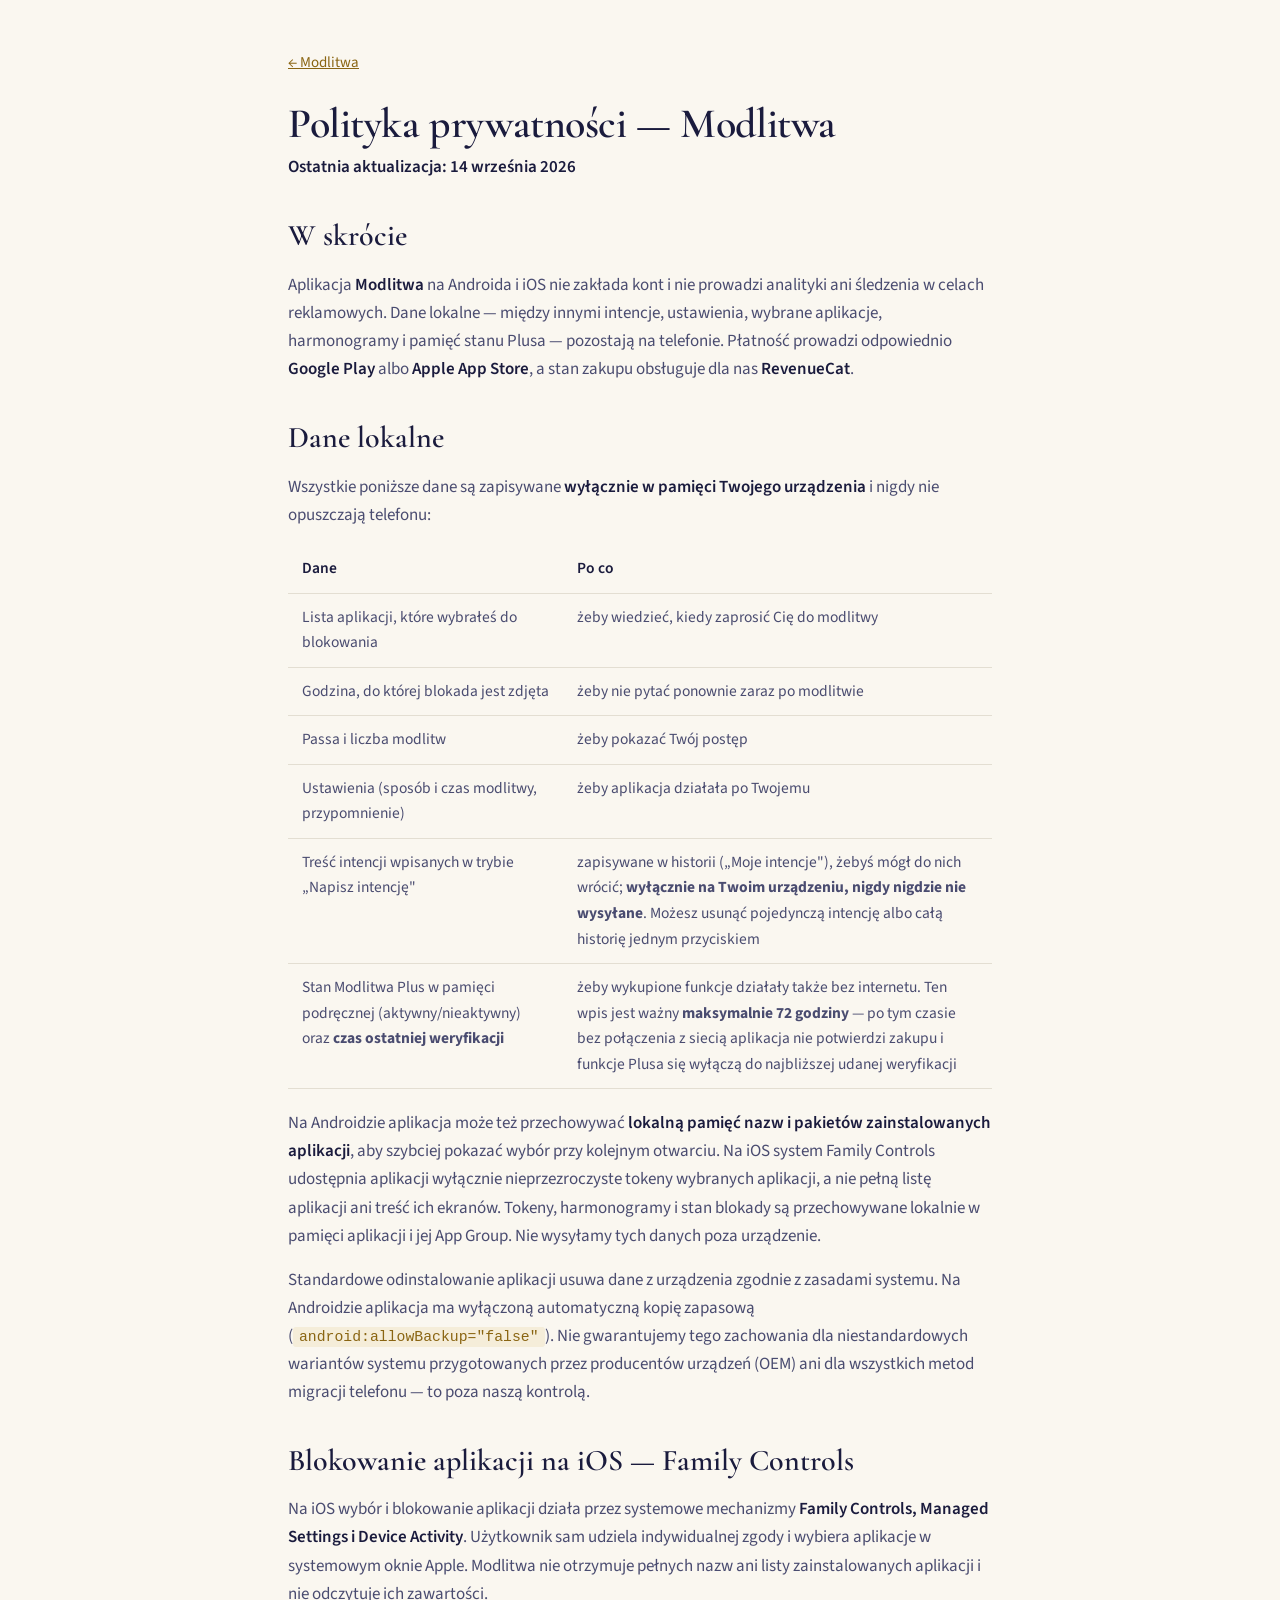
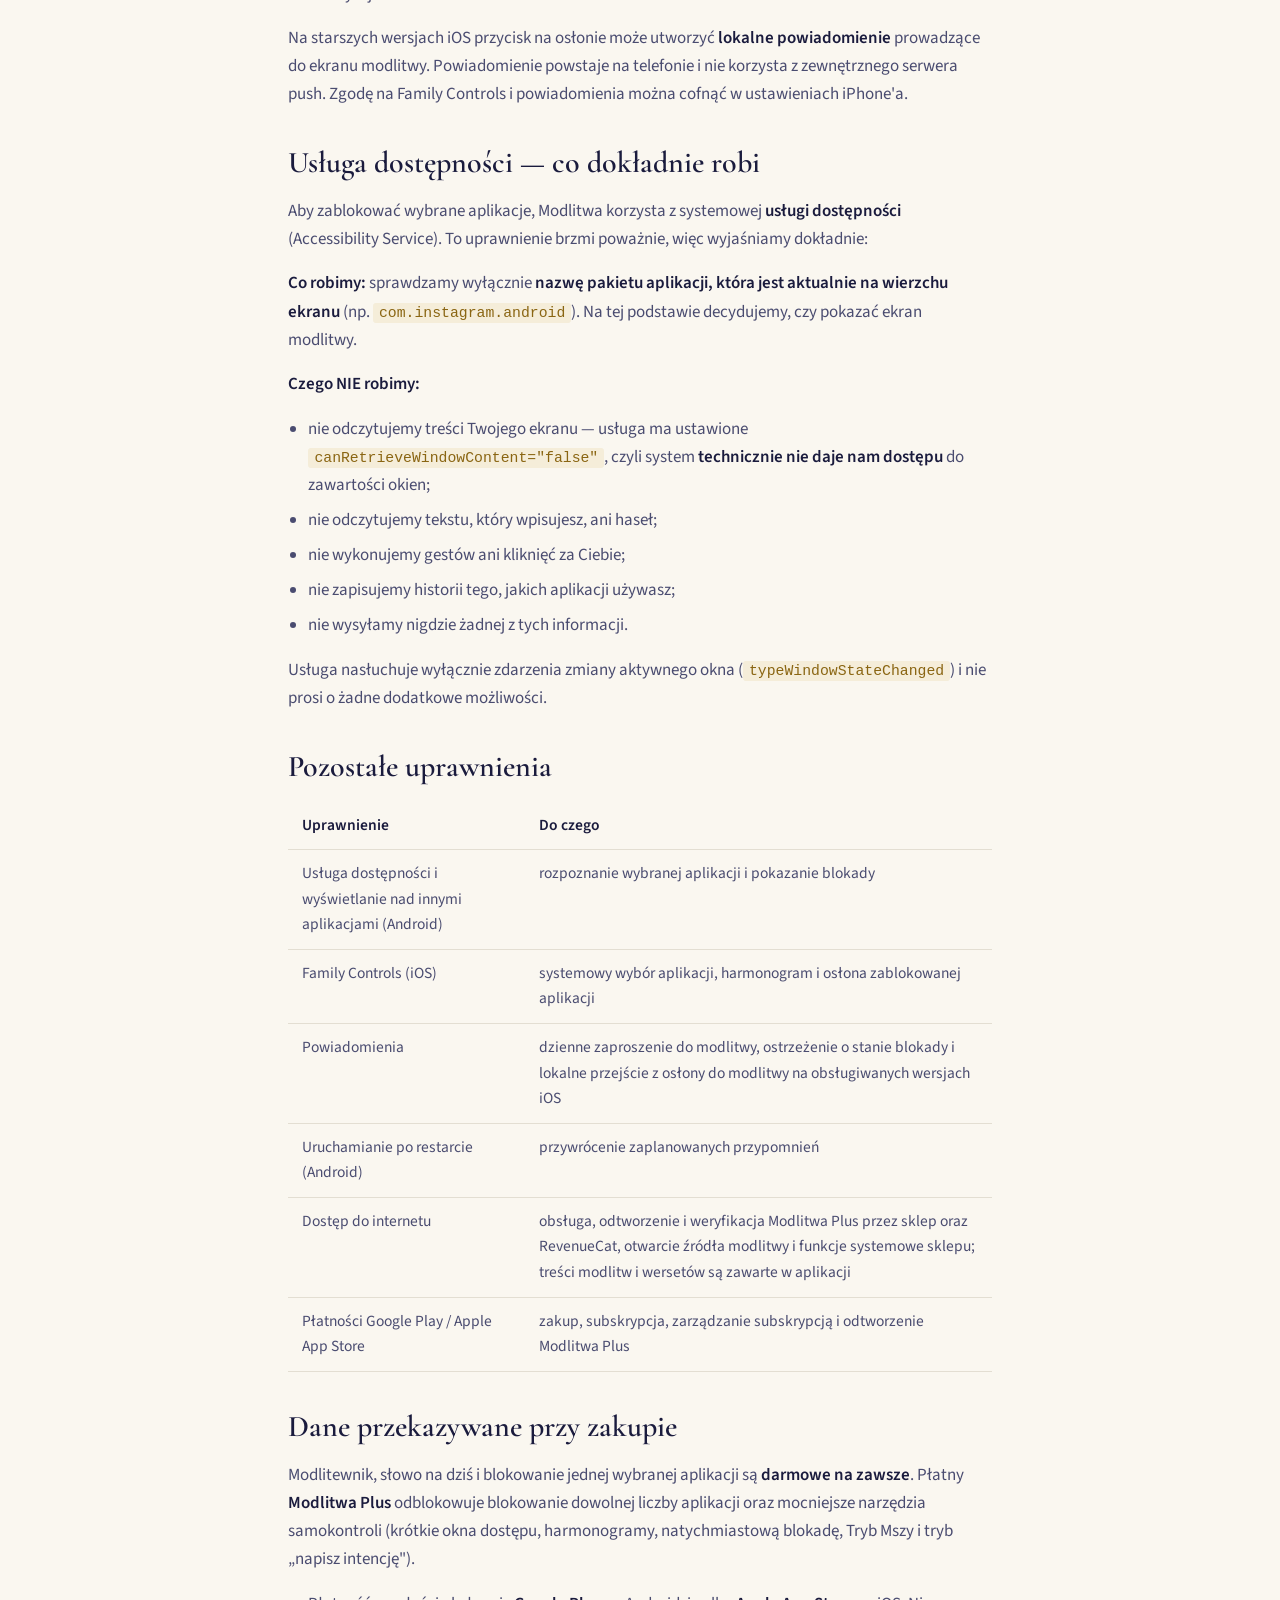
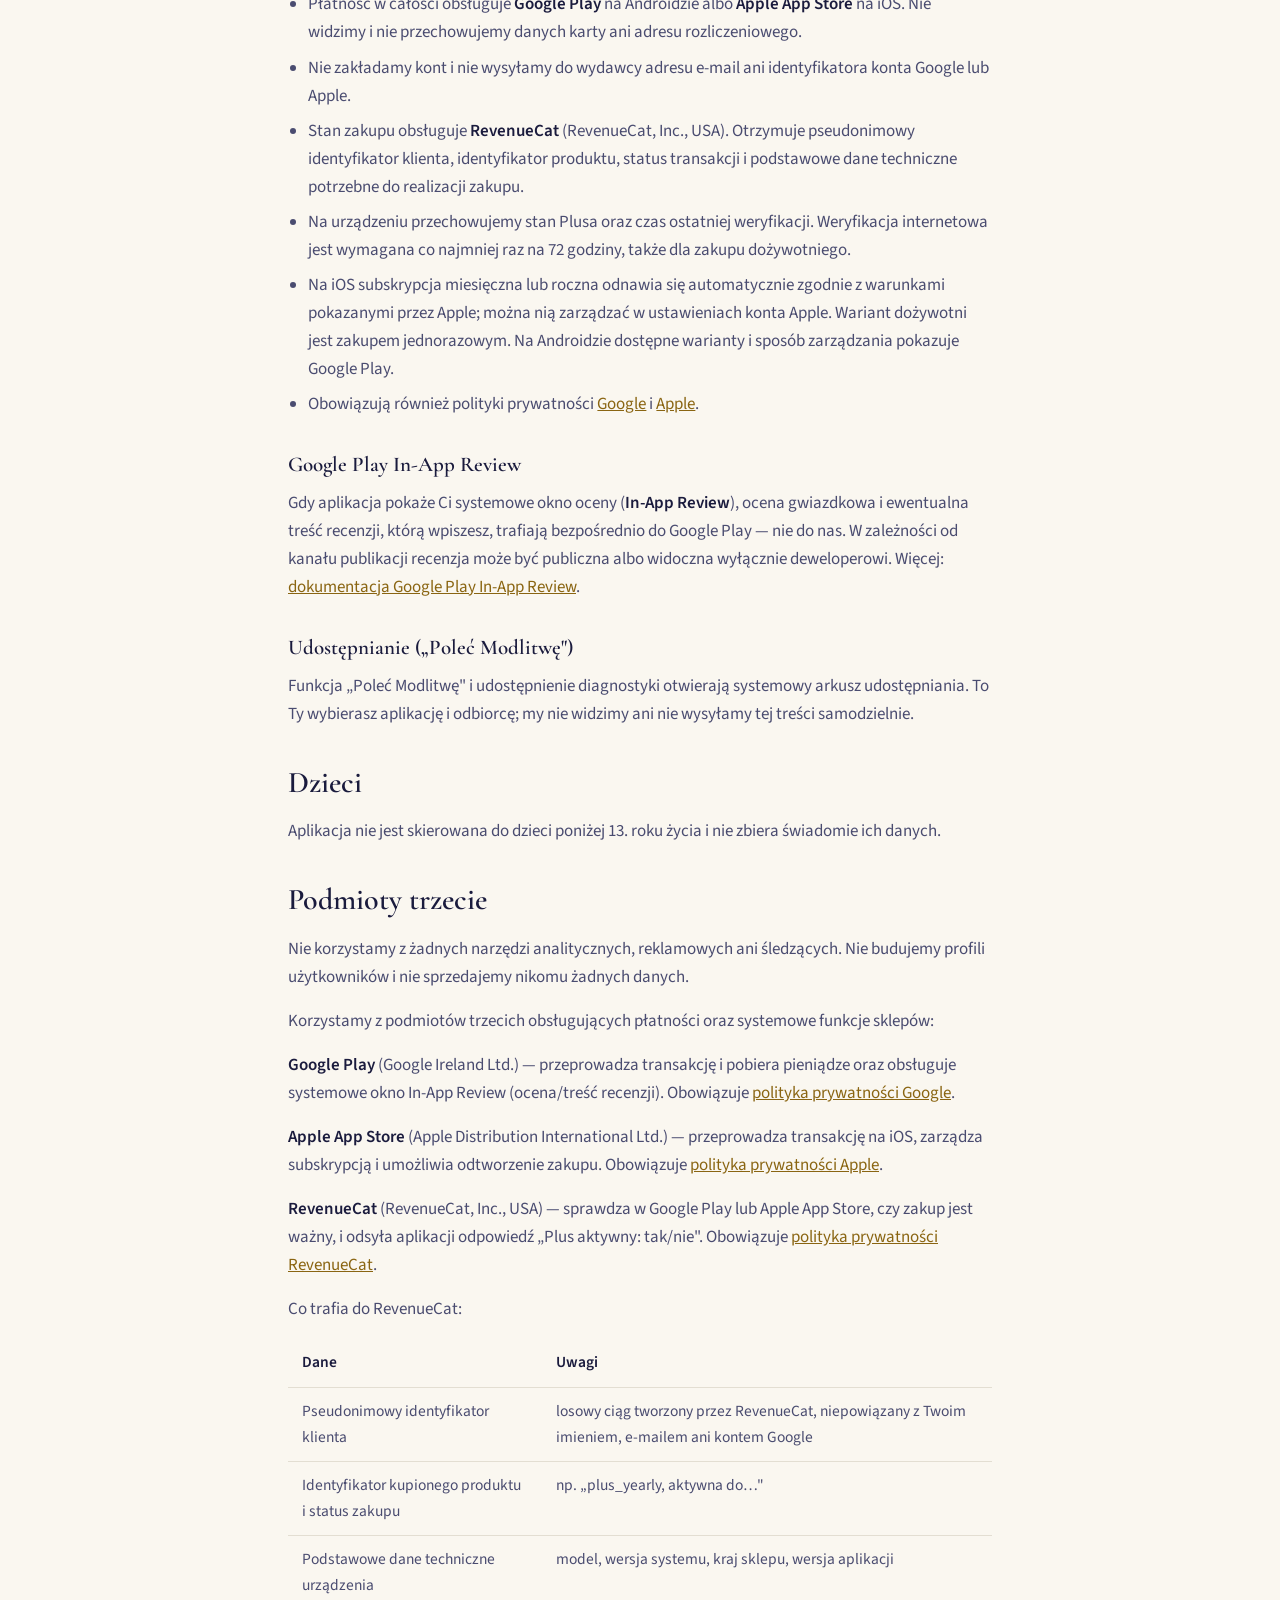
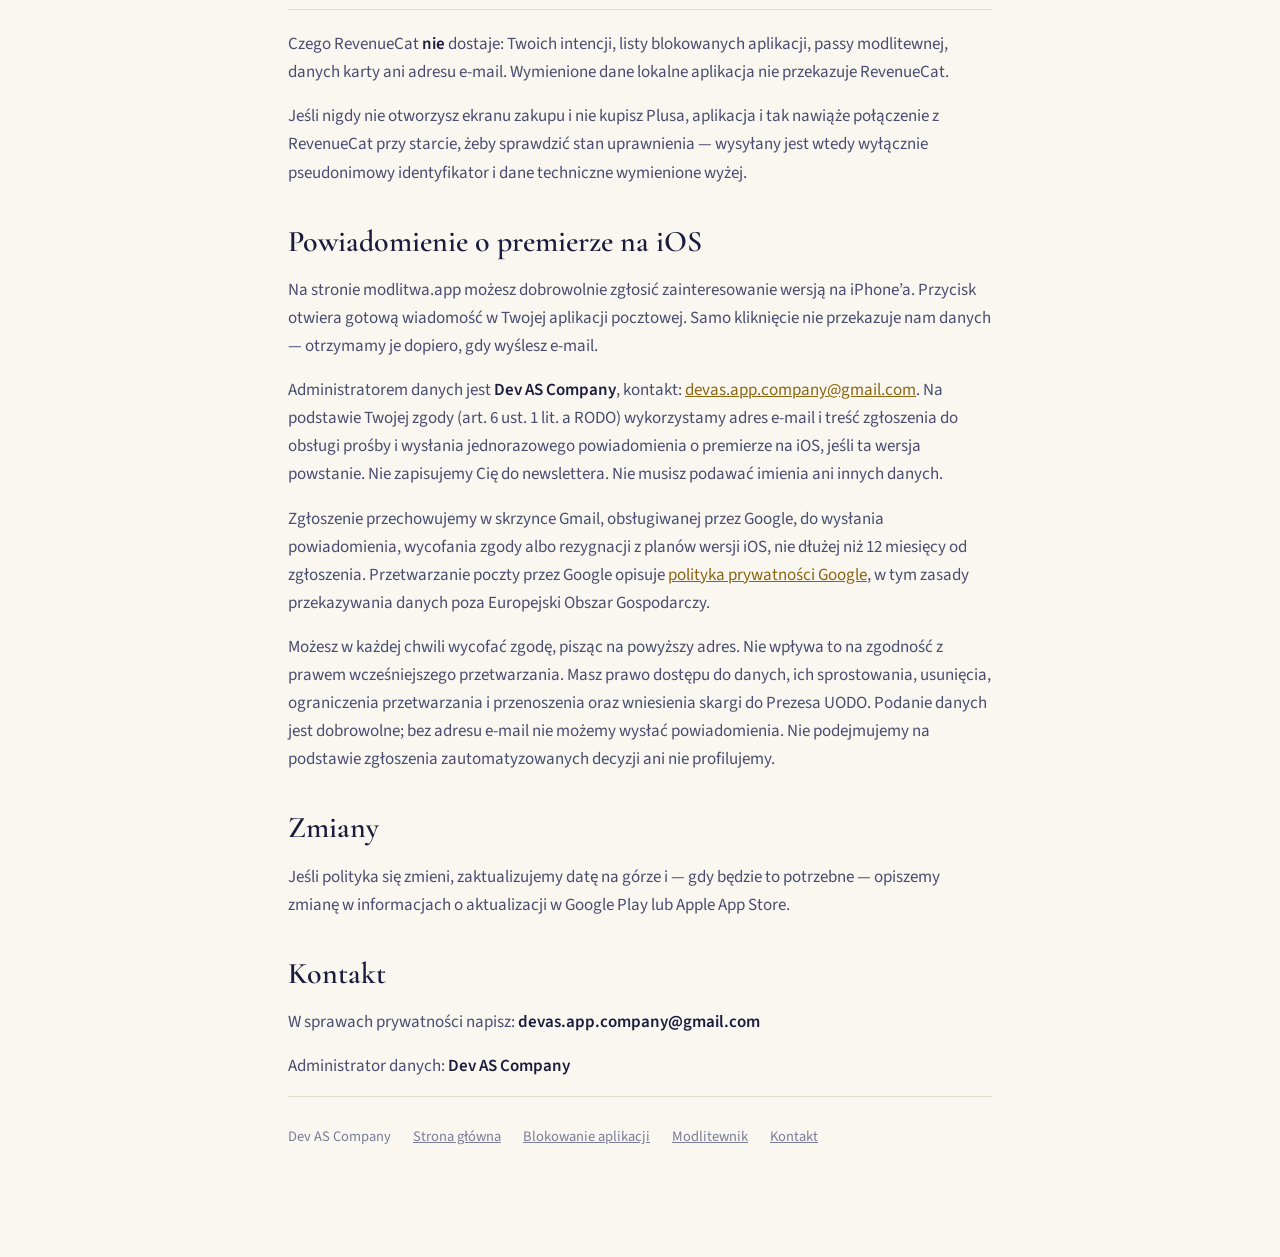
<file: prywatnosc.html>
<!doctype html>
<html lang="pl">
<head>
<meta charset="utf-8">
<meta name="viewport" content="width=device-width, initial-scale=1">
<title>Polityka prywatności — Modlitwa</title>
<meta name="description" content="Polityka prywatności aplikacji Modlitwa na Androida i iOS: dane lokalne, blokowanie aplikacji, płatności i podmioty trzecie.">
<meta name="robots" content="index, follow">
<link rel="canonical" href="https://modlitwa.app/prywatnosc.html">
<meta name="theme-color" content="#FAF7F0" media="(prefers-color-scheme: light)">
<meta name="theme-color" content="#12132C" media="(prefers-color-scheme: dark)">
<link rel="icon" href="img/icon_512.png">
<link rel="preconnect" href="https://fonts.googleapis.com">
<link rel="preconnect" href="https://fonts.gstatic.com" crossorigin>
<link rel="stylesheet" href="https://fonts.googleapis.com/css2?family=Cormorant+Garamond:wght@600&family=Source+Sans+3:wght@400;600&display=swap">
<link rel="stylesheet" href="styl.css">
</head>
<body>
<div class="wrap doc">
<a class="wroc" href="./">← Modlitwa</a>
<h1>Polityka prywatności — Modlitwa</h1>
<p><strong>Ostatnia aktualizacja: 14 września 2026</strong></p>
<h2>W skrócie</h2>
<p>Aplikacja <strong>Modlitwa</strong> na Androida i iOS nie zakłada kont i nie prowadzi analityki ani śledzenia w celach reklamowych. Dane lokalne — między innymi intencje, ustawienia, wybrane aplikacje, harmonogramy i pamięć stanu Plusa — pozostają na telefonie. Płatność prowadzi odpowiednio <strong>Google Play</strong> albo <strong>Apple App Store</strong>, a stan zakupu obsługuje dla nas <strong>RevenueCat</strong>.</p>
<h2>Dane lokalne</h2>
<p>Wszystkie poniższe dane są zapisywane <strong>wyłącznie w pamięci Twojego urządzenia</strong> i nigdy nie opuszczają telefonu:</p>
<div class="tw"><table><thead><tr><th>Dane</th><th>Po co</th></tr></thead><tbody><tr><td>Lista aplikacji, które wybrałeś do blokowania</td><td>żeby wiedzieć, kiedy zaprosić Cię do modlitwy</td></tr><tr><td>Godzina, do której blokada jest zdjęta</td><td>żeby nie pytać ponownie zaraz po modlitwie</td></tr><tr><td>Passa i liczba modlitw</td><td>żeby pokazać Twój postęp</td></tr><tr><td>Ustawienia (sposób i czas modlitwy, przypomnienie)</td><td>żeby aplikacja działała po Twojemu</td></tr><tr><td>Treść intencji wpisanych w trybie „Napisz intencję"</td><td>zapisywane w historii („Moje intencje"), żebyś mógł do nich wrócić; <strong>wyłącznie na Twoim urządzeniu, nigdy nigdzie nie wysyłane</strong>. Możesz usunąć pojedynczą intencję albo całą historię jednym przyciskiem</td></tr><tr><td>Stan Modlitwa Plus w pamięci podręcznej (aktywny/nieaktywny) oraz <strong>czas ostatniej weryfikacji</strong></td><td>żeby wykupione funkcje działały także bez internetu. Ten wpis jest ważny <strong>maksymalnie 72 godziny</strong> — po tym czasie bez połączenia z siecią aplikacja nie potwierdzi zakupu i funkcje Plusa się wyłączą do najbliższej udanej weryfikacji</td></tr></tbody></table></div>
<p>Na Androidzie aplikacja może też przechowywać <strong>lokalną pamięć nazw i pakietów zainstalowanych aplikacji</strong>, aby szybciej pokazać wybór przy kolejnym otwarciu. Na iOS system Family Controls udostępnia aplikacji wyłącznie nieprzezroczyste tokeny wybranych aplikacji, a nie pełną listę aplikacji ani treść ich ekranów. Tokeny, harmonogramy i stan blokady są przechowywane lokalnie w pamięci aplikacji i jej App Group. Nie wysyłamy tych danych poza urządzenie.</p>
<p>Standardowe odinstalowanie aplikacji usuwa dane z urządzenia zgodnie z zasadami systemu. Na Androidzie aplikacja ma wyłączoną automatyczną kopię zapasową (<code>android:allowBackup="false"</code>). Nie gwarantujemy tego zachowania dla niestandardowych wariantów systemu przygotowanych przez producentów urządzeń (OEM) ani dla wszystkich metod migracji telefonu — to poza naszą kontrolą.</p>
<h2>Blokowanie aplikacji na iOS — Family Controls</h2>
<p>Na iOS wybór i blokowanie aplikacji działa przez systemowe mechanizmy <strong>Family Controls, Managed Settings i Device Activity</strong>. Użytkownik sam udziela indywidualnej zgody i wybiera aplikacje w systemowym oknie Apple. Modlitwa nie otrzymuje pełnych nazw ani listy zainstalowanych aplikacji i nie odczytuje ich zawartości.</p>
<p>Na starszych wersjach iOS przycisk na osłonie może utworzyć <strong>lokalne powiadomienie</strong> prowadzące do ekranu modlitwy. Powiadomienie powstaje na telefonie i nie korzysta z zewnętrznego serwera push. Zgodę na Family Controls i powiadomienia można cofnąć w ustawieniach iPhone'a.</p>
<h2>Usługa dostępności — co dokładnie robi</h2>
<p>Aby zablokować wybrane aplikacje, Modlitwa korzysta z systemowej <strong>usługi dostępności</strong> (Accessibility Service). To uprawnienie brzmi poważnie, więc wyjaśniamy dokładnie:</p>
<p><strong>Co robimy:</strong> sprawdzamy wyłącznie <strong>nazwę pakietu aplikacji, która jest aktualnie na wierzchu ekranu</strong> (np. <code>com.instagram.android</code>). Na tej podstawie decydujemy, czy pokazać ekran modlitwy.</p>
<p><strong>Czego NIE robimy:</strong></p>
<ul><li>nie odczytujemy treści Twojego ekranu — usługa ma ustawione <code>canRetrieveWindowContent="false"</code>, czyli system <strong>technicznie nie daje nam dostępu</strong> do zawartości okien;</li><li>nie odczytujemy tekstu, który wpisujesz, ani haseł;</li><li>nie wykonujemy gestów ani kliknięć za Ciebie;</li><li>nie zapisujemy historii tego, jakich aplikacji używasz;</li><li>nie wysyłamy nigdzie żadnej z tych informacji.</li></ul>
<p>Usługa nasłuchuje wyłącznie zdarzenia zmiany aktywnego okna (<code>typeWindowStateChanged</code>) i nie prosi o żadne dodatkowe możliwości.</p>
<h2>Pozostałe uprawnienia</h2>
<div class="tw"><table><thead><tr><th>Uprawnienie</th><th>Do czego</th></tr></thead><tbody><tr><td>Usługa dostępności i wyświetlanie nad innymi aplikacjami (Android)</td><td>rozpoznanie wybranej aplikacji i pokazanie blokady</td></tr><tr><td>Family Controls (iOS)</td><td>systemowy wybór aplikacji, harmonogram i osłona zablokowanej aplikacji</td></tr><tr><td>Powiadomienia</td><td>dzienne zaproszenie do modlitwy, ostrzeżenie o stanie blokady i lokalne przejście z osłony do modlitwy na obsługiwanych wersjach iOS</td></tr><tr><td>Uruchamianie po restarcie (Android)</td><td>przywrócenie zaplanowanych przypomnień</td></tr><tr><td>Dostęp do internetu</td><td>obsługa, odtworzenie i weryfikacja Modlitwa Plus przez sklep oraz RevenueCat, otwarcie źródła modlitwy i funkcje systemowe sklepu; treści modlitw i wersetów są zawarte w aplikacji</td></tr><tr><td>Płatności Google Play / Apple App Store</td><td>zakup, subskrypcja, zarządzanie subskrypcją i odtworzenie Modlitwa Plus</td></tr></tbody></table></div>
<h2>Dane przekazywane przy zakupie</h2>
<p>Modlitewnik, słowo na dziś i blokowanie jednej wybranej aplikacji są <strong>darmowe na zawsze</strong>. Płatny <strong>Modlitwa Plus</strong> odblokowuje blokowanie dowolnej liczby aplikacji oraz mocniejsze narzędzia samokontroli (krótkie okna dostępu, harmonogramy, natychmiastową blokadę, Tryb Mszy i tryb „napisz intencję").</p>
<ul><li>Płatność w całości obsługuje <strong>Google Play</strong> na Androidzie albo <strong>Apple App Store</strong> na iOS. Nie widzimy i nie przechowujemy danych karty ani adresu rozliczeniowego.</li><li>Nie zakładamy kont i nie wysyłamy do wydawcy adresu e-mail ani identyfikatora konta Google lub Apple.</li><li>Stan zakupu obsługuje <strong>RevenueCat</strong> (RevenueCat, Inc., USA). Otrzymuje pseudonimowy identyfikator klienta, identyfikator produktu, status transakcji i podstawowe dane techniczne potrzebne do realizacji zakupu.</li><li>Na urządzeniu przechowujemy stan Plusa oraz czas ostatniej weryfikacji. Weryfikacja internetowa jest wymagana co najmniej raz na 72 godziny, także dla zakupu dożywotniego.</li><li>Na iOS subskrypcja miesięczna lub roczna odnawia się automatycznie zgodnie z warunkami pokazanymi przez Apple; można nią zarządzać w ustawieniach konta Apple. Wariant dożywotni jest zakupem jednorazowym. Na Androidzie dostępne warianty i sposób zarządzania pokazuje Google Play.</li><li>Obowiązują również polityki prywatności <a href="https://policies.google.com/privacy" rel="noopener">Google</a> i <a href="https://www.apple.com/legal/privacy/" rel="noopener">Apple</a>.</li></ul>
<h3>Google Play In-App Review</h3>
<p>Gdy aplikacja pokaże Ci systemowe okno oceny (<strong>In-App Review</strong>), ocena gwiazdkowa i ewentualna treść recenzji, którą wpiszesz, trafiają bezpośrednio do Google Play — nie do nas. W zależności od kanału publikacji recenzja może być publiczna albo widoczna wyłącznie deweloperowi. Więcej: <a href="https://developer.android.com/guide/playcore/in-app-review" rel="noopener">dokumentacja Google Play In-App Review</a>.</p>
<h3>Udostępnianie („Poleć Modlitwę")</h3>
<p>Funkcja „Poleć Modlitwę" i udostępnienie diagnostyki otwierają systemowy arkusz udostępniania. To Ty wybierasz aplikację i odbiorcę; my nie widzimy ani nie wysyłamy tej treści samodzielnie.</p>
<h2>Dzieci</h2>
<p>Aplikacja nie jest skierowana do dzieci poniżej 13. roku życia i nie zbiera świadomie ich danych.</p>
<h2>Podmioty trzecie</h2>
<p>Nie korzystamy z żadnych narzędzi analitycznych, reklamowych ani śledzących. Nie budujemy profili użytkowników i nie sprzedajemy nikomu żadnych danych.</p>
<p>Korzystamy z podmiotów trzecich obsługujących płatności oraz systemowe funkcje sklepów:</p>
<p><strong>Google Play</strong> (Google Ireland Ltd.) — przeprowadza transakcję i pobiera pieniądze oraz obsługuje systemowe okno In-App Review (ocena/treść recenzji). Obowiązuje <a href="https://policies.google.com/privacy" rel="noopener">polityka prywatności Google</a>.</p>
<p><strong>Apple App Store</strong> (Apple Distribution International Ltd.) — przeprowadza transakcję na iOS, zarządza subskrypcją i umożliwia odtworzenie zakupu. Obowiązuje <a href="https://www.apple.com/legal/privacy/" rel="noopener">polityka prywatności Apple</a>.</p>
<p><strong>RevenueCat</strong> (RevenueCat, Inc., USA) — sprawdza w Google Play lub Apple App Store, czy zakup jest ważny, i odsyła aplikacji odpowiedź „Plus aktywny: tak/nie". Obowiązuje <a href="https://www.revenuecat.com/privacy" rel="noopener">polityka prywatności RevenueCat</a>.</p>
<p>Co trafia do RevenueCat:</p>
<div class="tw"><table><thead><tr><th>Dane</th><th>Uwagi</th></tr></thead><tbody><tr><td>Pseudonimowy identyfikator klienta</td><td>losowy ciąg tworzony przez RevenueCat, niepowiązany z Twoim imieniem, e-mailem ani kontem Google</td></tr><tr><td>Identyfikator kupionego produktu i status zakupu</td><td>np. „plus_yearly, aktywna do…"</td></tr><tr><td>Podstawowe dane techniczne urządzenia</td><td>model, wersja systemu, kraj sklepu, wersja aplikacji</td></tr></tbody></table></div>
<p>Czego RevenueCat <strong>nie</strong> dostaje: Twoich intencji, listy blokowanych aplikacji, passy modlitewnej, danych karty ani adresu e-mail. Wymienione dane lokalne aplikacja nie przekazuje RevenueCat.</p>
<p>Jeśli nigdy nie otworzysz ekranu zakupu i nie kupisz Plusa, aplikacja i tak nawiąże połączenie z RevenueCat przy starcie, żeby sprawdzić stan uprawnienia — wysyłany jest wtedy wyłącznie pseudonimowy identyfikator i dane techniczne wymienione wyżej.</p>
<h2 id="ios">Powiadomienie o premierze na iOS</h2>
<p>Na stronie modlitwa.app możesz dobrowolnie zgłosić zainteresowanie wersją na iPhone’a. Przycisk otwiera gotową wiadomość w Twojej aplikacji pocztowej. Samo kliknięcie nie przekazuje nam danych — otrzymamy je dopiero, gdy wyślesz e-mail.</p>
<p>Administratorem danych jest <strong>Dev AS Company</strong>, kontakt: <a href="mailto:devas.app.company@gmail.com">devas.app.company@gmail.com</a>. Na podstawie Twojej zgody (art. 6 ust. 1 lit. a RODO) wykorzystamy adres e-mail i treść zgłoszenia do obsługi prośby i wysłania jednorazowego powiadomienia o premierze na iOS, jeśli ta wersja powstanie. Nie zapisujemy Cię do newslettera. Nie musisz podawać imienia ani innych danych.</p>
<p>Zgłoszenie przechowujemy w skrzynce Gmail, obsługiwanej przez Google, do wysłania powiadomienia, wycofania zgody albo rezygnacji z planów wersji iOS, nie dłużej niż 12 miesięcy od zgłoszenia. Przetwarzanie poczty przez Google opisuje <a href="https://policies.google.com/privacy">polityka prywatności Google</a>, w tym zasady przekazywania danych poza Europejski Obszar Gospodarczy.</p>
<p>Możesz w każdej chwili wycofać zgodę, pisząc na powyższy adres. Nie wpływa to na zgodność z prawem wcześniejszego przetwarzania. Masz prawo dostępu do danych, ich sprostowania, usunięcia, ograniczenia przetwarzania i przenoszenia oraz wniesienia skargi do Prezesa UODO. Podanie danych jest dobrowolne; bez adresu e-mail nie możemy wysłać powiadomienia. Nie podejmujemy na podstawie zgłoszenia zautomatyzowanych decyzji ani nie profilujemy.</p>
<h2>Zmiany</h2>
<p>Jeśli polityka się zmieni, zaktualizujemy datę na górze i — gdy będzie to potrzebne — opiszemy zmianę w informacjach o aktualizacji w Google Play lub Apple App Store.</p>
<h2>Kontakt</h2>
<p>W sprawach prywatności napisz: <strong>devas.app.company@gmail.com</strong></p>
<p>Administrator danych: <strong>Dev AS Company</strong></p>
<footer>
  <span>Dev AS Company</span>
  <a href="./">Strona główna</a>
  <a href="blokowanie-aplikacji.html">Blokowanie aplikacji</a>
  <a href="modlitewnik.html">Modlitewnik</a>
  <a href="mailto:devas.app.company@gmail.com">Kontakt</a>
</footer>
</div>
</body>
</html>
</file>
<file: styl.css>
:root {
  --ground: #FAF7F0;
  --surface: #FFFFFF;
  --pas: #F3EFE4;
  --ink: #1A1B3D;
  --ink-soft: #4A4C70;
  --ink-faint: #7A7C99;
  --rule: #E3DED2;
  --gold: #8A6512;
  --gold-bg: #F5EDD9;
  --green: #1D6344;
  --green-bg: #E4EFE8;

  /* granat i złoto z samej aplikacji - używane na ciemnych pasach */
  --noc: #14153A;
  --noc-2: #241F4E;
  --noc-ink: #F3EFE4;
  --zloto: #D9B96B;

  --cien: 0 1px 2px rgba(26, 27, 61, 0.05), 0 8px 24px rgba(26, 27, 61, 0.06);
  --cien-mocny: 0 24px 60px rgba(20, 21, 58, 0.30);
  --r: 10px;

  --display: "Cormorant Garamond", Georgia, "Times New Roman", serif;
  --body: "Source Sans 3", -apple-system, BlinkMacSystemFont, "Segoe UI", sans-serif;
}

@media (prefers-color-scheme: dark) {
  :root:not([data-theme="light"]) {
    --ground: #12132C;
    --surface: #1B1D3E;
    --pas: #171935;
    --ink: #F0EDE4;
    --ink-soft: #B6B8CF;
    --ink-faint: #8A8CA6;
    --rule: #2E3055;
    --gold: #E5C67D;
    --gold-bg: #2A2440;
    --green: #77C9A0;
    --green-bg: #16301F;
    --noc: #0C0D22;
    --noc-2: #181436;
    --cien: 0 1px 2px rgba(0, 0, 0, 0.28), 0 8px 24px rgba(0, 0, 0, 0.34);
    --cien-mocny: 0 24px 60px rgba(0, 0, 0, 0.55);
  }
}

*, *::before, *::after { box-sizing: border-box; }

body {
  margin: 0;
  background: var(--ground);
  color: var(--ink);
  font-family: var(--body);
  font-size: 17px;
  line-height: 1.65;
  -webkit-text-size-adjust: 100%;
}

img { max-width: 100%; }

.wrap { max-width: 44rem; margin: 0 auto; padding: 0 20px; }
.wrap-szeroki { max-width: 64rem; margin: 0 auto; padding: 0 20px; }

h1 {
  font-family: var(--display);
  font-weight: 600;
  font-size: clamp(38px, 8vw, 58px);
  line-height: 1.04;
  margin: 0;
  text-wrap: balance;
  letter-spacing: -0.01em;
}
h2 {
  font-family: var(--display);
  font-weight: 600;
  font-size: clamp(28px, 5vw, 38px);
  line-height: 1.12;
  margin: 0 0 18px;
  text-wrap: balance;
}
h3 { font-family: var(--display); font-weight: 600; font-size: 21px; margin: 0 0 6px; }
p { margin: 0 0 16px; color: var(--ink-soft); }
p strong, li strong { color: var(--ink); font-weight: 600; }
a { color: var(--gold); }

.lead {
  margin: 0;
  font-size: clamp(18px, 3.2vw, 21px);
  color: var(--ink-soft);
  max-width: 30em;
  text-wrap: pretty;
}

/* ---- przycisk ---- */
.cta {
  display: inline-flex;
  align-items: center;
  gap: 10px;
  background: var(--ink);
  color: var(--ground);
  text-decoration: none;
  font-weight: 600;
  font-size: 17px;
  padding: 15px 30px;
  border-radius: 999px;
  box-shadow: var(--cien);
  transition: transform .15s ease, box-shadow .15s ease;
}
.cta:hover { transform: translateY(-2px); box-shadow: 0 10px 26px rgba(26, 27, 61, 0.18); }
.cta:focus-visible { outline: 3px solid var(--gold); outline-offset: 3px; }
.cta.maly { font-size: 15px; padding: 9px 20px; }
.play { width: 19px; height: 19px; flex: none; }
.cta.maly .play { width: 16px; height: 16px; }
.cta-sub { font-size: 14.5px; color: var(--ink-faint); margin: 0; }
.cta-ios { background: var(--surface); color: var(--ink); border: 1px solid var(--rule); text-align: center; justify-content: center; }
#ios { scroll-margin-top: 80px; }
.ios-karta .marka { margin-bottom: 12px; }
.ios-karta .cta { max-width: 100%; text-align: center; justify-content: center; }
.ios-pomoc { font-size: 14.5px; margin-top: 16px; overflow-wrap: anywhere; }

/* ---- pominięcie nawigacji ---- */
.pomin {
  position: absolute; left: -9999px; top: 0; z-index: 60;
  background: var(--ink); color: var(--ground);
  padding: 11px 18px; border-radius: 0 0 8px 0; text-decoration: none;
}
.pomin:focus { left: 0; }

/* ---- pasek u góry ---- */
.pasek {
  position: sticky; top: 0; z-index: 20;
  background: var(--ground);
  background: color-mix(in srgb, var(--ground) 82%, transparent);
  -webkit-backdrop-filter: blur(12px);
  backdrop-filter: blur(12px);
  border-bottom: 1px solid transparent;
  transition: border-color .3s ease, box-shadow .3s ease;
}
.pasek.odklejony {
  border-bottom-color: var(--rule);
  box-shadow: 0 6px 22px rgba(20, 21, 58, 0.07);
}
.pasek-w {
  max-width: 64rem; margin: 0 auto; padding: 9px 20px;
  display: flex; align-items: center; justify-content: space-between; gap: 16px;
}
.znak {
  display: inline-flex; align-items: center; gap: 10px;
  text-decoration: none; color: var(--ink);
  font-family: var(--display); font-size: 22px; font-weight: 600;
}
.znak img { width: 30px; height: 30px; border-radius: 8px; }

/* ---- sztandar strony głównej ---- */
.sztandar { position: relative; overflow: hidden; padding: 54px 0 62px; }
.sztandar::before {
  content: ""; position: absolute; inset: -40% -25% auto -25%; height: 90%;
  background: radial-gradient(58% 62% at 50% 0%, var(--gold-bg), transparent 72%);
  pointer-events: none;
}
.sztandar-siatka { position: relative; display: grid; gap: 44px; align-items: center; }
.sztandar-tresc { display: flex; flex-direction: column; align-items: center; text-align: center; gap: 20px; }
.marka {
  margin: 0; font-size: 12.5px; font-weight: 600;
  letter-spacing: 0.14em; text-transform: uppercase; color: var(--gold);
}
.sztandar-akcja { display: flex; flex-direction: column; align-items: center; gap: 12px; margin-top: 4px; }

@media (min-width: 54rem) {
  .sztandar { padding: 68px 0 80px; }
  .sztandar-siatka { grid-template-columns: 1.16fr 0.84fr; gap: 46px; }
  .sztandar-tresc { align-items: flex-start; text-align: left; }
  .sztandar-akcja { align-items: flex-start; }
}

/* ---- makieta telefonu z ekranem blokady ---- */
.telefon {
  position: relative;
  width: min(266px, 72vw);
  margin: 0 auto;
  aspect-ratio: 9 / 19;
  padding: 11px;
  border-radius: 38px;
  background: linear-gradient(150deg, #37336B, #12132F);
  box-shadow: var(--cien-mocny);
  animation: unos 7s ease-in-out infinite;
}
@keyframes unos { 0%, 100% { transform: translateY(0); } 50% { transform: translateY(-9px); } }

.ekran {
  height: 100%;
  border-radius: 28px;
  background: linear-gradient(168deg, #1B1B47 0%, #141537 46%, #241C4C 100%);
  display: flex; flex-direction: column; align-items: center; justify-content: center;
  gap: 13px; padding: 26px 20px; text-align: center;
}
.ekran .krzyz {
  width: 62px; height: 62px; color: var(--zloto);
  animation: blask 5.5s ease-in-out infinite;
}
@keyframes blask {
  0%, 100% { filter: drop-shadow(0 0 5px rgba(217, 185, 107, 0.25)); }
  50% { filter: drop-shadow(0 0 16px rgba(217, 185, 107, 0.55)); }
}
.ekran-tytul { font-family: var(--display); font-size: 20px; font-weight: 600; color: #F3EFE4; margin: 0; }
.ekran-opis { font-size: 12.5px; line-height: 1.45; color: rgba(243, 239, 228, 0.6); margin: 0; }
.ekran-guzik {
  margin-top: 4px; padding: 11px 20px; border-radius: 999px;
  background: linear-gradient(180deg, #E7CD8B, #C6A45C);
  color: #191A3E; font-size: 12.5px; font-weight: 600;
}
.ekran-wyjscie { font-size: 11.5px; color: rgba(243, 239, 228, 0.36); margin: 0; }

/* ---- pasy ---- */
.pas { padding: 58px 0; border-top: 1px solid var(--rule); }
.pas.tint { background: var(--pas); }
.pas.zloto { background: var(--gold-bg); }
.pas.noc {
  background: linear-gradient(155deg, var(--noc), var(--noc-2));
  color: var(--noc-ink);
  border-top: none;
}
.pas.noc h2 { color: #F6F2E8; }
.pas.noc p { color: rgba(243, 239, 228, 0.78); }
.pas.noc strong { color: #F6F2E8; }
.pas.noc .cta { background: linear-gradient(180deg, #E7CD8B, #C6A45C); color: #191A3E; }
.pas.noc .cta:focus-visible { outline-color: #F3EFE4; }
.wiodacy { font-size: clamp(19px, 3vw, 22px); }

/* ---- jak to działa ---- */
.kroki { display: grid; gap: 14px; margin-top: 24px; }
@media (min-width: 48rem) { .kroki { grid-template-columns: repeat(3, 1fr); gap: 16px; } }
.krok {
  background: var(--surface); border: 1px solid var(--rule);
  border-radius: var(--r); padding: 22px 22px 24px; box-shadow: var(--cien);
}
@media (hover: hover) {
  .krok, .dar { transition: box-shadow .25s ease, border-color .25s ease; }
  .krok:hover, .dar:hover {
    border-color: var(--gold);
    box-shadow: 0 12px 30px rgba(26, 27, 61, 0.10);
  }
}
.krok .n {
  display: inline-flex; align-items: center; justify-content: center;
  width: 36px; height: 36px; margin-bottom: 12px;
  border-radius: 50%; background: var(--gold-bg); color: var(--gold);
  font-family: var(--display); font-size: 20px; font-weight: 600;
  font-variant-numeric: lining-nums;
}
.krok p { margin: 0; font-size: 15.5px; }

/* ---- zrzuty ---- */
.zrzuty { display: grid; grid-template-columns: repeat(3, 1fr); gap: 18px; margin-top: 24px; }
.zrzuty img {
  display: block; width: 100%; height: auto;
  border-radius: 16px; border: 1px solid var(--rule);
  box-shadow: var(--cien); background: var(--noc);
  transform: translateY(var(--przesun, 0px));
  transition: transform .3s ease, box-shadow .3s ease;
}
@media (min-width: 52rem) {
  .zrzuty img:nth-child(2) { --przesun: -16px; }
}
@media (min-width: 52rem) and (hover: hover) {
  .zrzuty img:hover { --przesun: -8px; box-shadow: 0 18px 40px rgba(20, 21, 58, 0.16); }
  .zrzuty img:nth-child(2):hover { --przesun: -26px; }
}
@media (max-width: 52rem) {
  .zrzuty {
    display: flex; gap: 14px; overflow-x: auto;
    scroll-snap-type: x mandatory; scrollbar-width: none;
    margin-inline: -20px; padding: 0 20px 6px;
  }
  .zrzuty::-webkit-scrollbar { display: none; }
  .zrzuty img { flex: 0 0 62%; scroll-snap-align: center; }
}

/* ---- co dostajesz za darmo ---- */
.dary { display: grid; gap: 14px; margin-top: 24px; }
@media (min-width: 40rem) { .dary { grid-template-columns: repeat(2, 1fr); } }
@media (min-width: 40rem) and (max-width: 57.99rem) { .dar:last-child { grid-column: span 2; } }
@media (min-width: 58rem) {
  .dary { grid-template-columns: repeat(3, 1fr); }
  .dar.szeroki { grid-column: span 2; }
}
.dar {
  background: var(--surface); border: 1px solid var(--rule);
  border-radius: var(--r); padding: 20px 22px 22px; box-shadow: var(--cien);
}
.dar h3 { margin: 13px 0 6px; font-size: 20px; }
.dar p { margin: 0; font-size: 15.5px; }
.ikonka { display: block; width: 26px; height: 26px; color: var(--gold); }

/* ---- wezwanie w środku strony ---- */
.zacheta { display: flex; flex-direction: column; align-items: center; gap: 14px; text-align: center; }
.zacheta .krzyz { width: 34px; height: 34px; color: var(--gold); opacity: 0.7; }

/* ---- uczciwość i cena ---- */
.szczery {
  background: var(--surface);
  border: 1px solid var(--rule);
  border-left: 3px solid var(--gold);
  border-radius: var(--r);
  padding: 26px 28px;
  box-shadow: var(--cien);
}
.szczery h2 { margin-top: 0; }
.szczery p:last-child { margin-bottom: 0; }
.darmo { background: var(--green-bg); border-left-color: var(--green); }

/* ---- pytania ---- */
.pytania { display: grid; gap: 10px; margin-top: 24px; }
details {
  background: var(--surface); border: 1px solid var(--rule);
  border-radius: var(--r); box-shadow: var(--cien);
}
summary {
  position: relative;
  cursor: pointer; padding: 16px 48px 16px 20px;
  font-weight: 600; font-size: 16.5px; list-style: none;
  transition: color .2s ease;
}
summary::-webkit-details-marker { display: none; }
summary::before, summary::after {
  content: ""; position: absolute; right: 20px; top: 50%; margin-top: -1px;
  width: 14px; height: 2px; border-radius: 2px; background: var(--gold);
  transition: transform .3s cubic-bezier(.4, 0, .2, 1);
}
summary::before { transform: rotate(90deg); }
details[open] summary::before { transform: rotate(0deg); }
summary:focus-visible { outline: 2px solid var(--gold); outline-offset: -2px; border-radius: var(--r); }
details[open] summary { color: var(--gold); }
details[open] .odp { animation: rozwin .32s ease both; }
@keyframes rozwin {
  from { opacity: 0; transform: translateY(-6px); }
  to { opacity: 1; transform: none; }
}
.odp { padding: 0 20px 18px; }
.odp p { margin: 0 0 12px; font-size: 15.5px; }
.odp p:last-child { margin-bottom: 0; }

code {
  font-family: ui-monospace, "SF Mono", Menlo, monospace;
  font-size: 0.87em;
  background: var(--gold-bg);
  color: var(--gold);
  padding: 2px 6px;
  border-radius: 3px;
}

/* ---- domknięcie ---- */
.koniec { display: flex; flex-direction: column; align-items: center; gap: 16px; text-align: center; }
.koniec .krzyz { width: 46px; height: 46px; color: var(--zloto); }
.koniec h2 { margin-bottom: 0; }

/* ---- stopka ---- */
footer {
  border-top: 1px solid var(--rule);
  padding: 28px 0 44px;
  font-size: 14.5px;
  color: var(--ink-faint);
  display: flex;
  flex-wrap: wrap;
  gap: 8px 22px;
  align-items: center;
}
footer a { color: var(--ink-faint); }
.wroc { display: inline-block; margin-bottom: 26px; font-size: 15px; }

/* ---- nagłówek stron pomocniczych (404) ---- */
.hero {
  padding: 72px 0 56px;
  display: flex; flex-direction: column; align-items: center;
  text-align: center; gap: 22px;
}
.hero img.ikona {
  width: 104px; height: 104px; border-radius: 24px;
  box-shadow: 0 10px 30px rgba(26, 27, 61, 0.22);
}

/* ---- treść polityki prywatności ---- */
.doc { padding: 48px 0 64px; }
.doc h1 { font-size: clamp(30px, 6vw, 42px); margin-bottom: 8px; text-align: left; }
.doc h2 { font-size: clamp(24px, 4.5vw, 30px); margin-top: 38px; }
.doc h3 { font-size: 21px; margin-top: 30px; }
.doc ul { color: var(--ink-soft); padding-left: 1.2em; }
.doc li { margin-bottom: 7px; }
.tw { overflow-x: auto; margin: 0 0 20px; }
table { border-collapse: collapse; width: 100%; font-size: 15.5px; }
th, td {
  text-align: left; padding: 11px 14px;
  border-bottom: 1px solid var(--rule); vertical-align: top;
}
th { font-weight: 600; color: var(--ink); white-space: nowrap; }
td { color: var(--ink-soft); }

/* ---- spis treści na stronach poradnikowych ---- */
.spis {
  background: var(--surface);
  border: 1px solid var(--rule);
  border-left: 3px solid var(--gold);
  border-radius: var(--r);
  padding: 18px 24px;
  margin: 26px 0 36px;
  box-shadow: var(--cien);
}
.spis-tytul {
  margin: 0 0 8px; font-size: 12.5px; font-weight: 600;
  letter-spacing: 0.12em; text-transform: uppercase; color: var(--gold);
}
.spis ul { margin: 0; padding-left: 1.1em; color: var(--ink-soft); }
.spis li { margin-bottom: 5px; }
.spis .ile { margin-left: 6px; font-size: 13px; color: var(--ink-faint); font-variant-numeric: lining-nums; }

/* ---- pojedyncza modlitwa ---- */
.modlitwa {
  background: var(--surface);
  border: 1px solid var(--rule);
  border-radius: var(--r);
  padding: 20px 24px 22px;
  margin: 0 0 14px;
  box-shadow: var(--cien);
}
.modlitwa h3 { margin: 0 0 2px; font-size: 23px; }
.czas { margin: 0 0 14px; font-size: 13px; color: var(--ink-faint); font-variant-numeric: lining-nums; }
.tekst p {
  font-family: var(--display);
  font-weight: 400;
  font-size: 21px;
  line-height: 1.55;
  color: var(--ink);
  margin: 0 0 12px;
}
.tekst p:last-child { margin-bottom: 0; }
.tekst.brak p { font-family: var(--body); font-size: 15.5px; color: var(--ink-faint); font-style: italic; }

/* ---- karty poradników na stronie głównej ---- */
.poradniki { display: grid; gap: 14px; margin-top: 24px; }
@media (min-width: 44rem) { .poradniki { grid-template-columns: repeat(2, 1fr); } }
a.dar { display: block; text-decoration: none; color: inherit; }
a.dar h3 { color: var(--ink); }
a.dar .wiecej {
  display: inline-block; margin-top: 12px;
  font-size: 15px; font-weight: 600; color: var(--gold);
}

/* ---- odslanianie przy przewijaniu ---- */
.straznik { position: absolute; top: 0; left: 0; width: 1px; height: 1px; }

.js .grupa > *, .js .odslon { opacity: 0; transform: translateY(18px); }
.js .grupa > *.widoczny, .js .odslon.widoczny {
  opacity: 1;
  transform: translateY(var(--przesun, 0px));
  transition: opacity .7s ease var(--opoznienie, 0ms),
              transform .7s cubic-bezier(.22, .61, .36, 1) var(--opoznienie, 0ms);
}

html { scroll-behavior: smooth; }

@media (prefers-reduced-motion: reduce) {
  *, *::before, *::after { animation: none !important; transition: none !important; }
  html { scroll-behavior: auto !important; }
}
</file>
